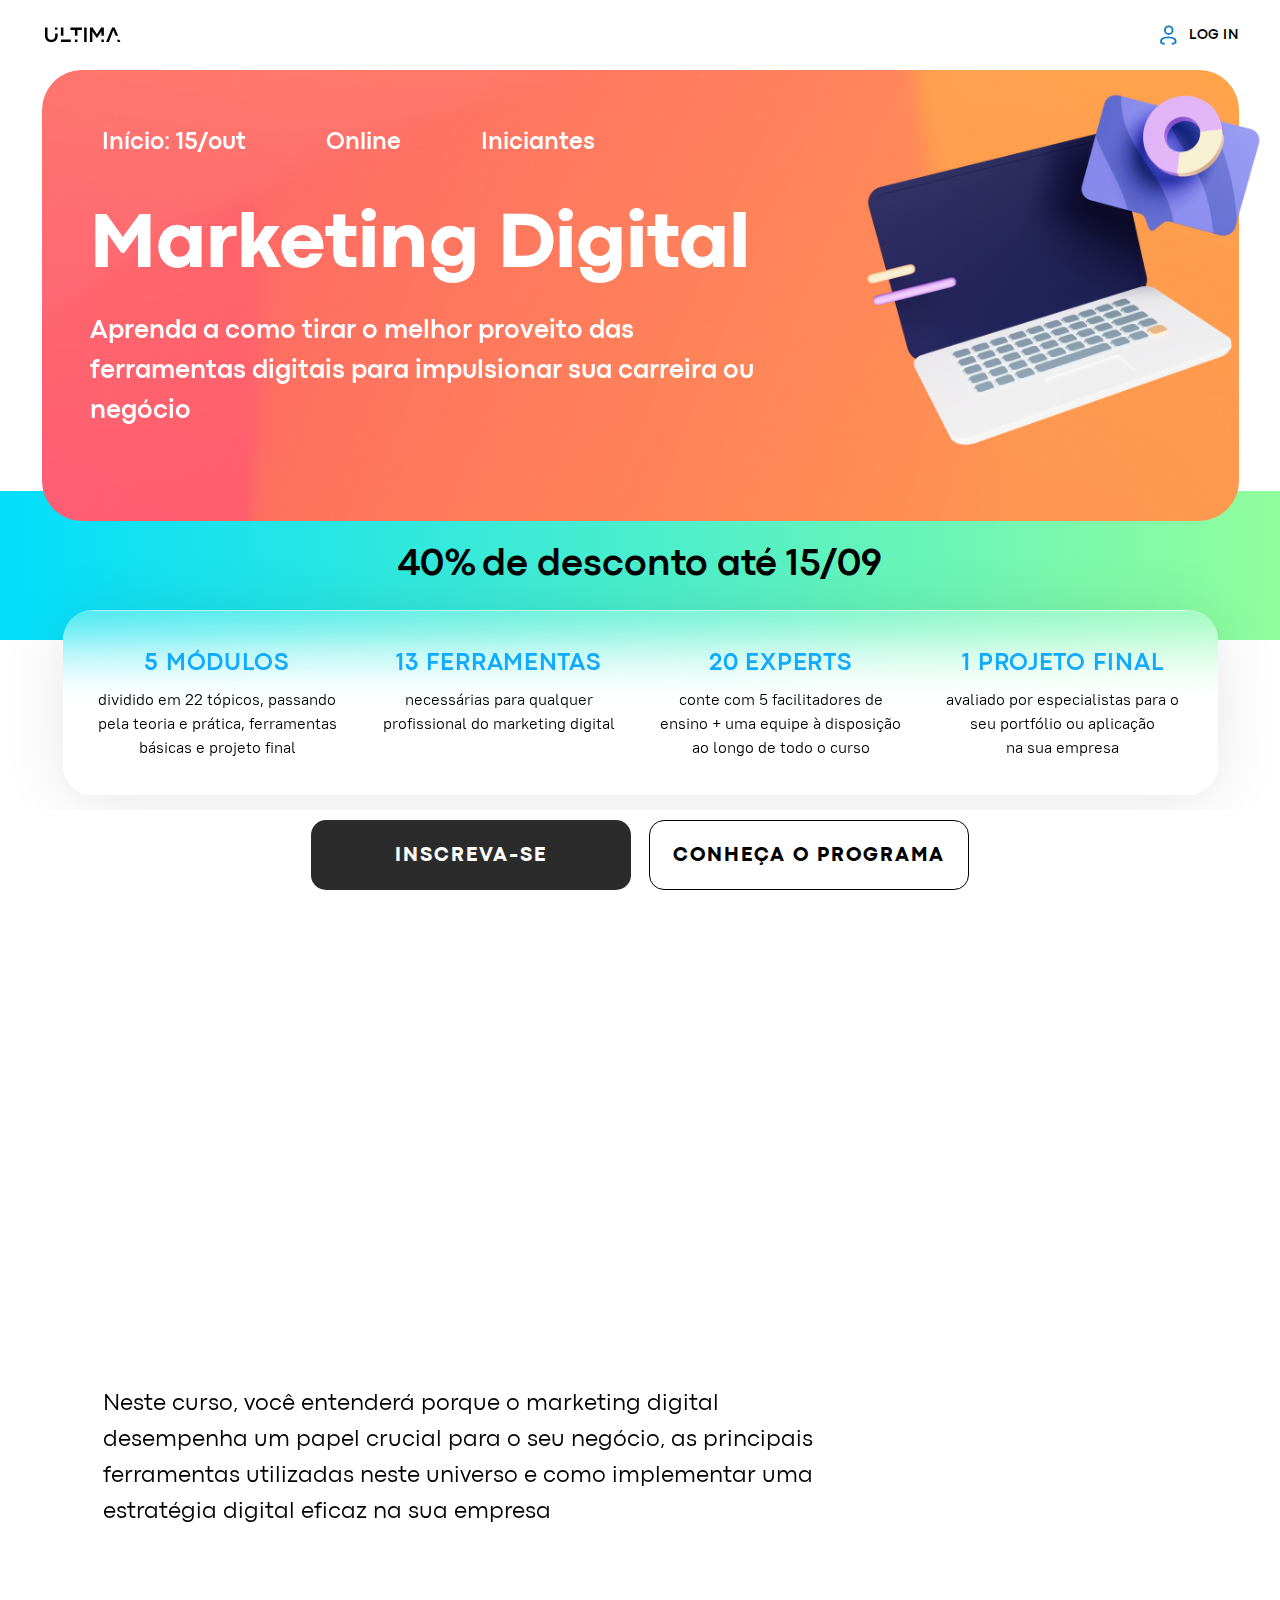
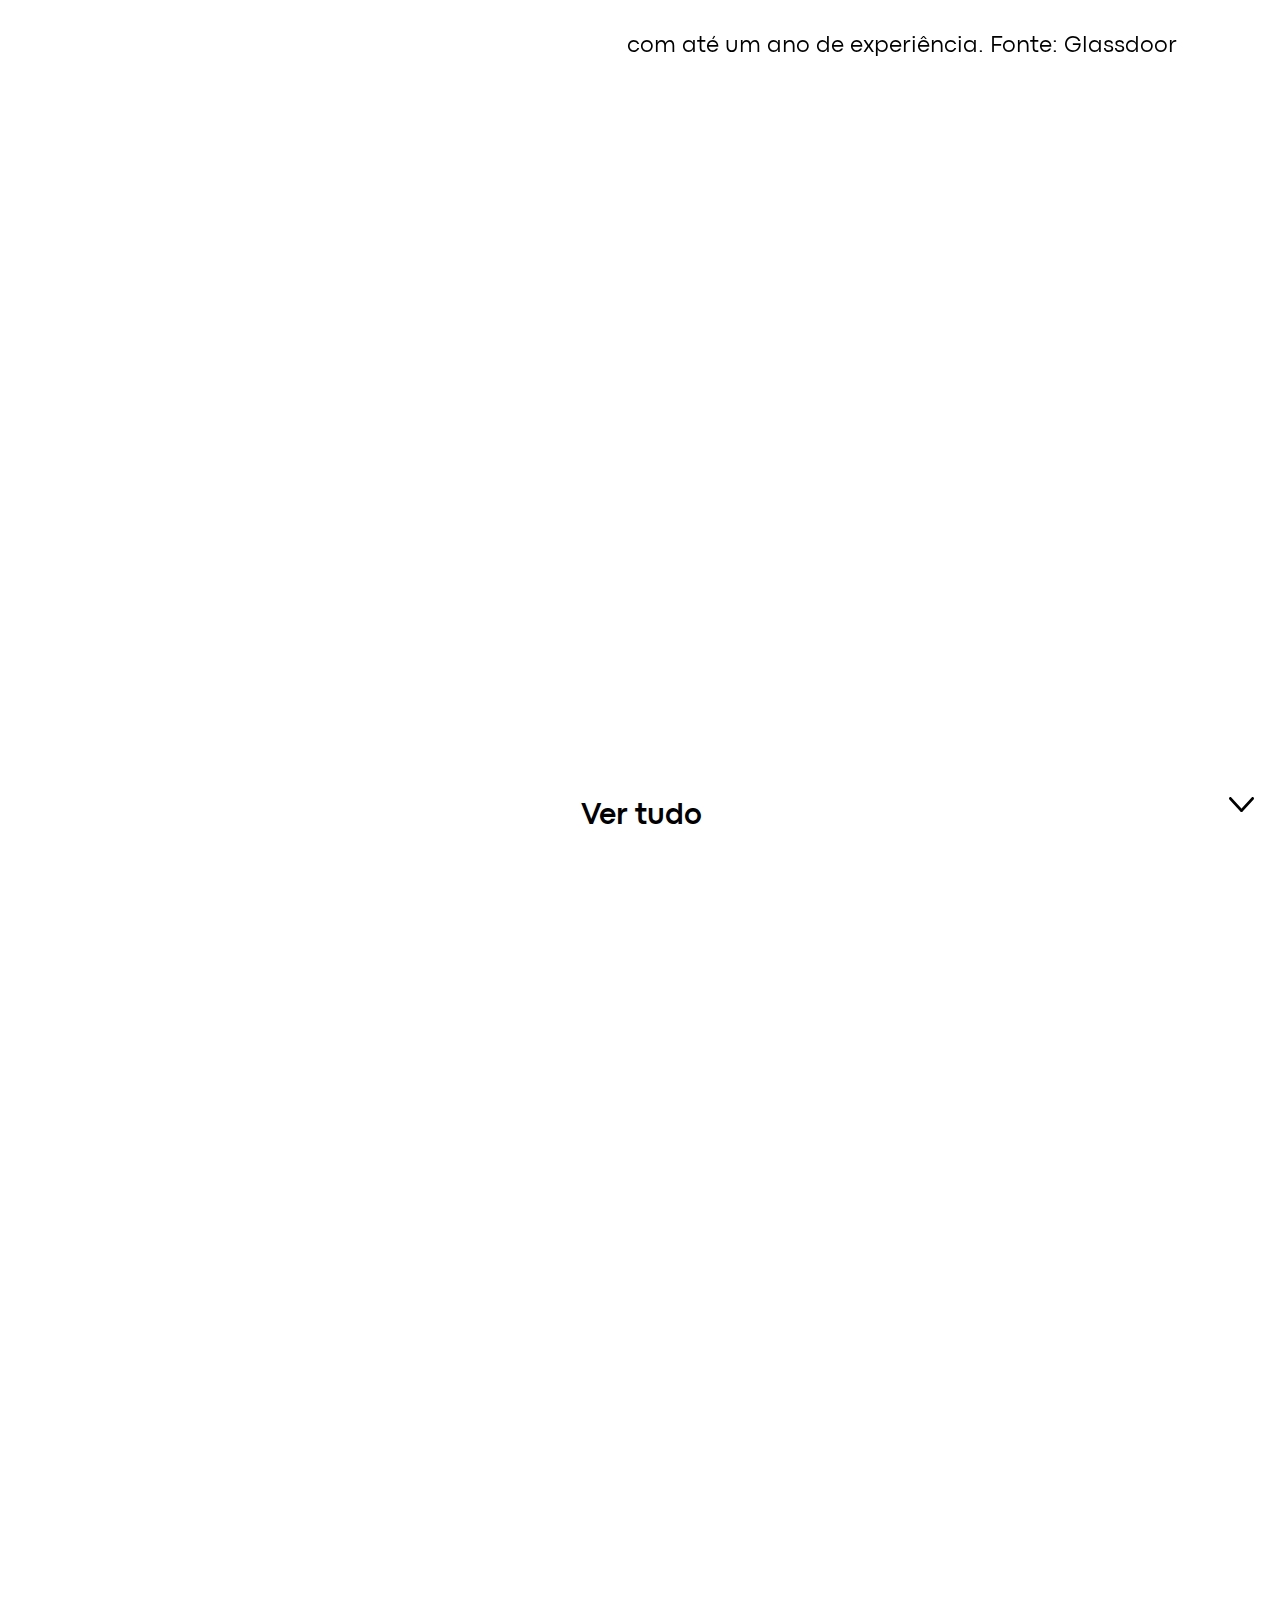
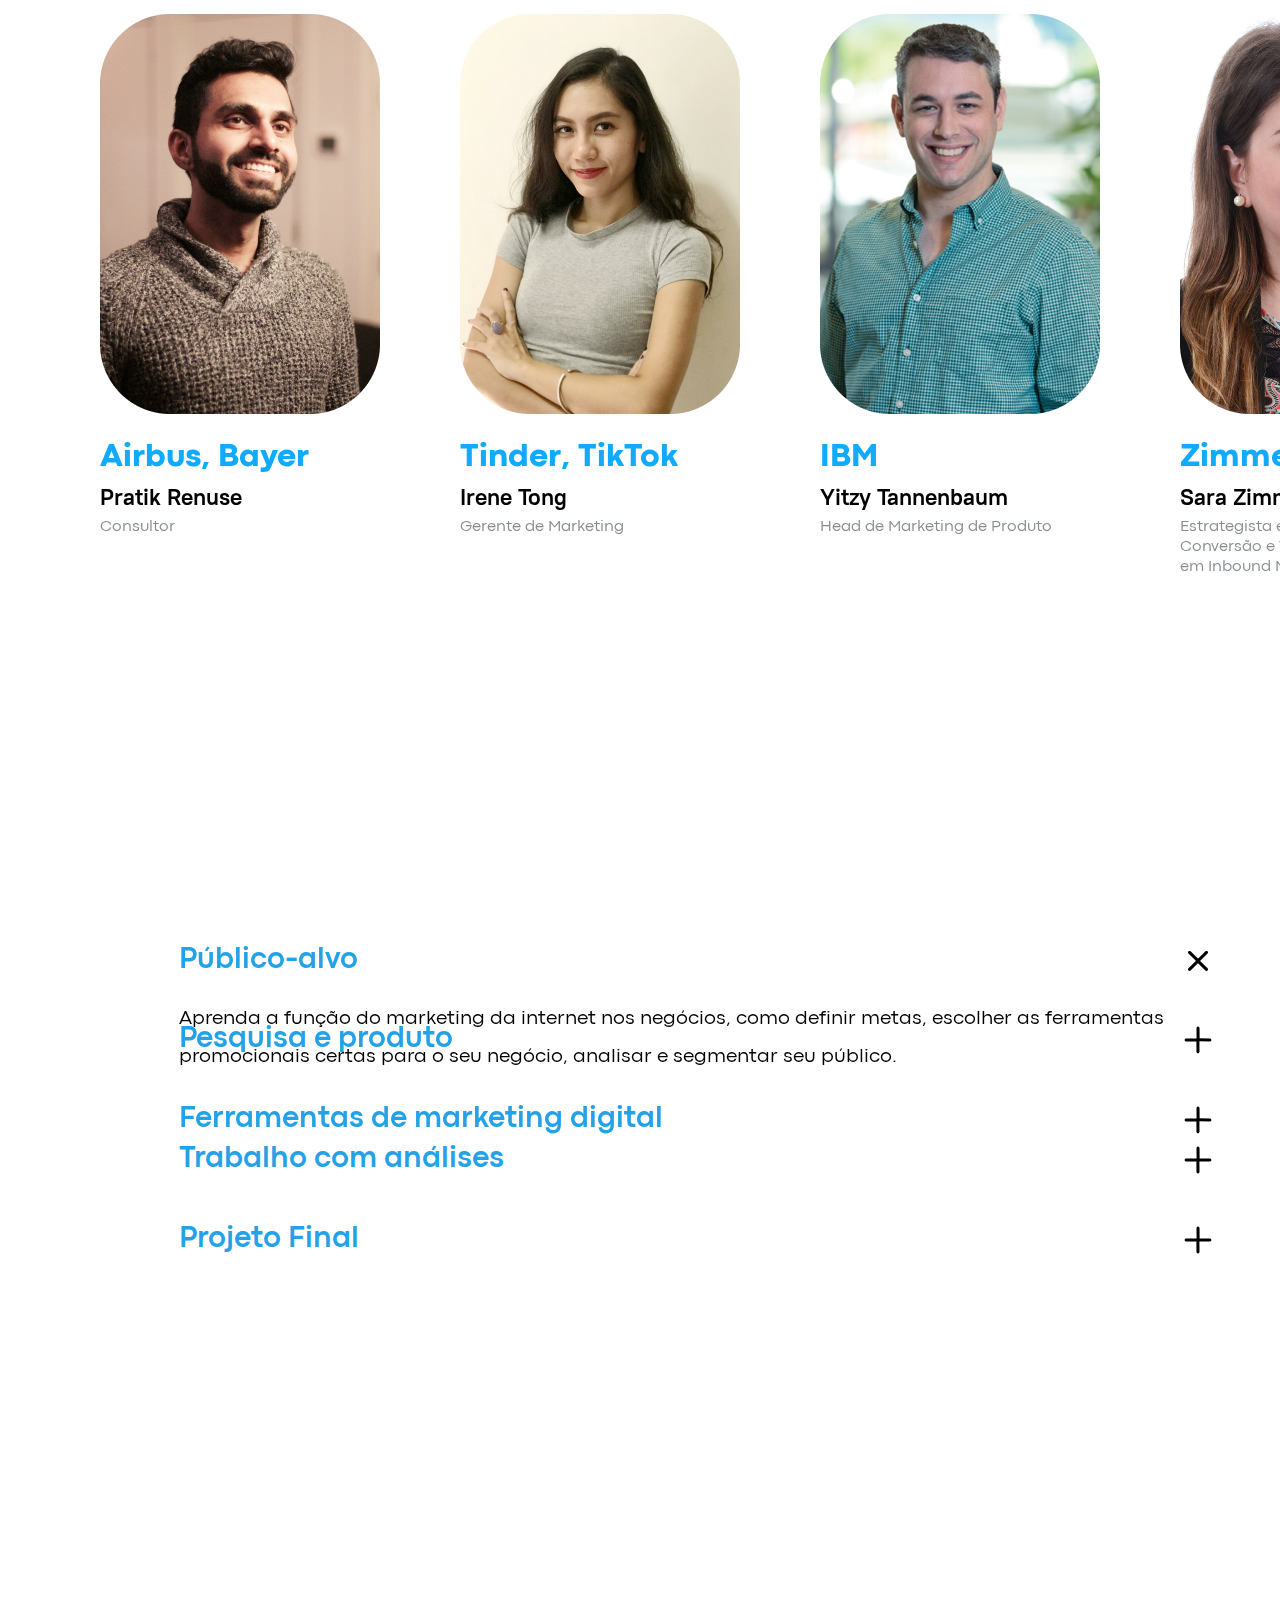
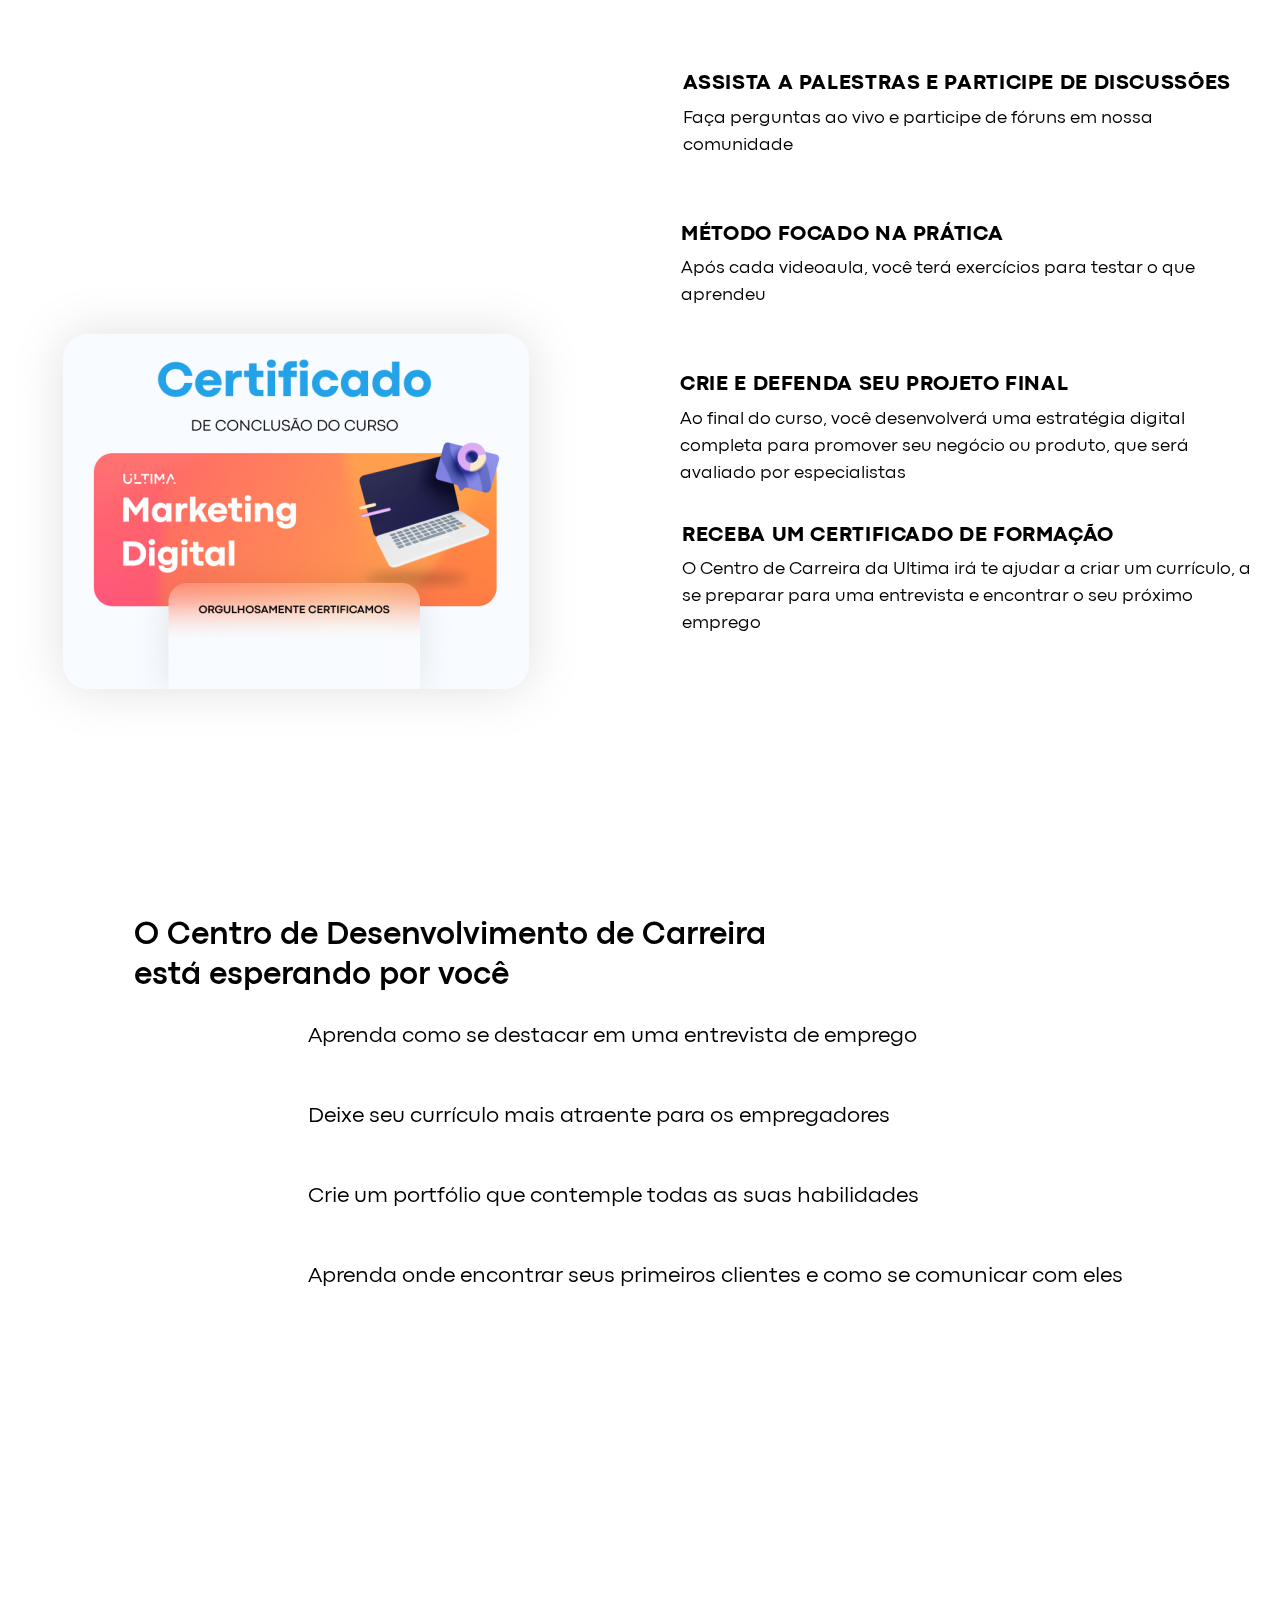
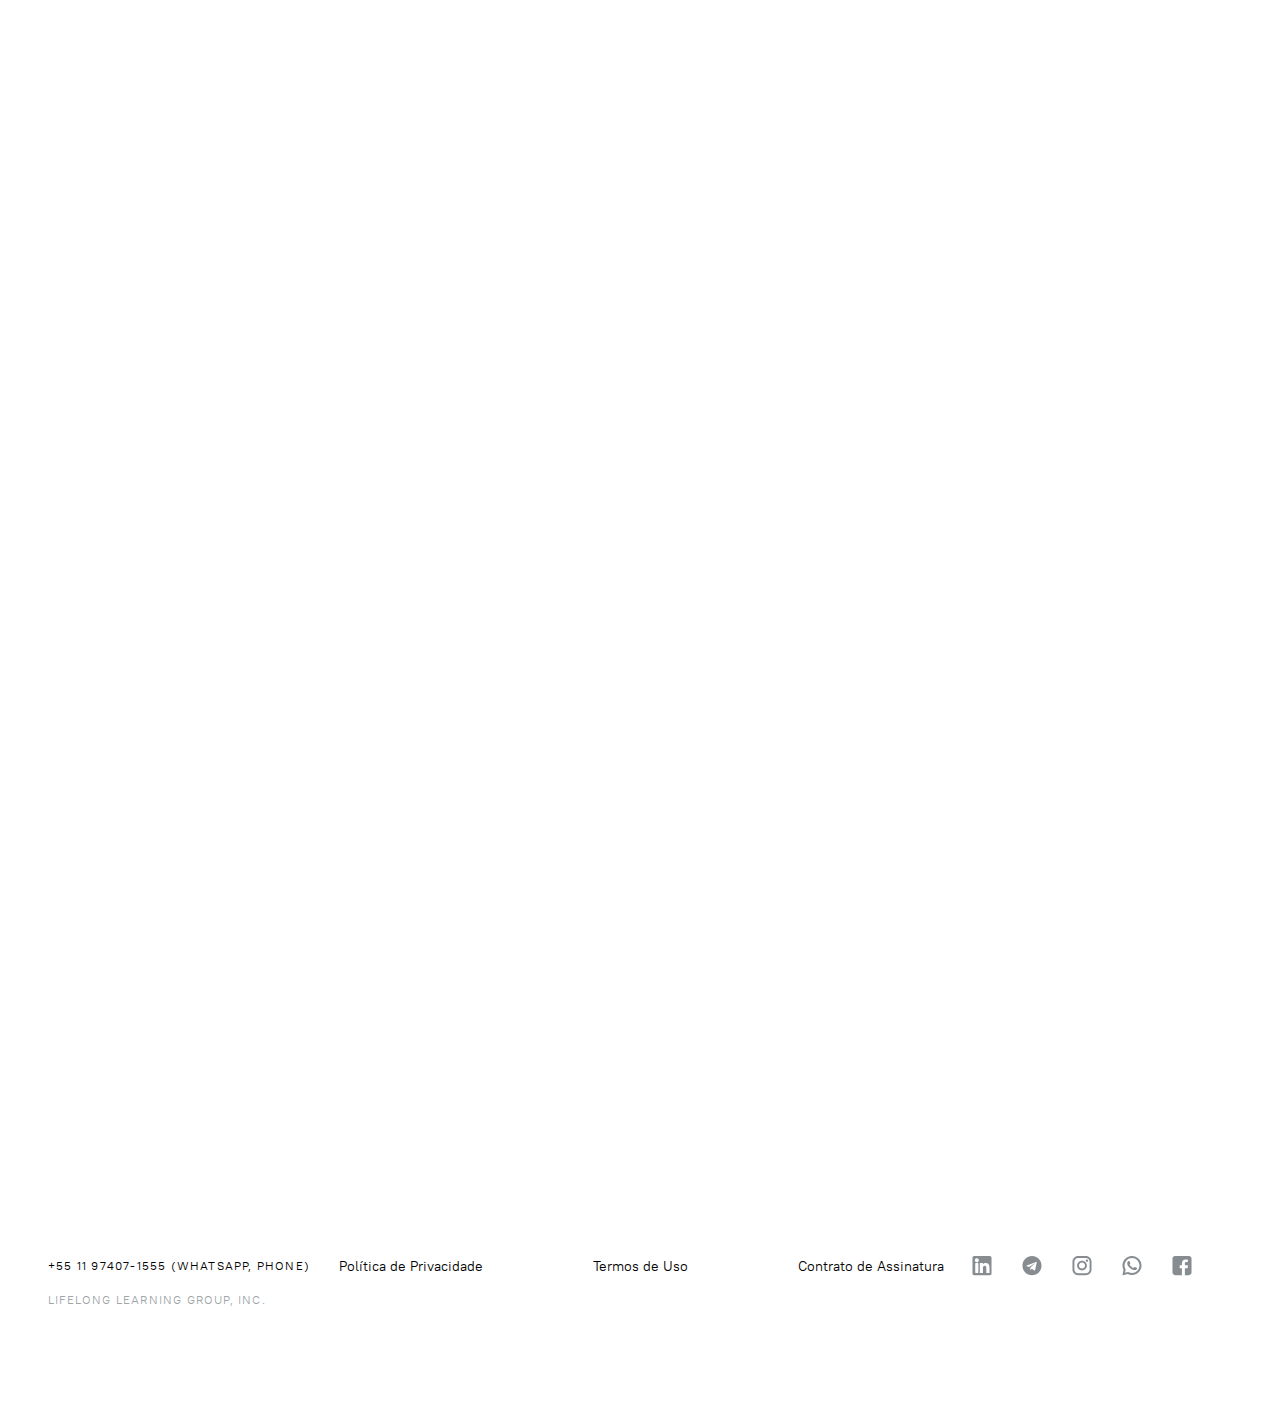
<file: index.html>
<!DOCTYPE html>
<html lang="en">
<head>
    <meta charset="UTF-8">
    <meta name="viewport" content="width=device-width, initial-scale=1">
    <title>Marketing Digital | Ultima School</title>

    <link rel="stylesheet" href="https://unpkg.com/swiper/swiper-bundle.min.css" />
    <link rel="shortcut icon" href="img/favicon.png">
    <link href="https://unpkg.com/aos@2.3.1/dist/aos.css" rel="stylesheet">

    <link rel="stylesheet" href="css/style.min.css">
</head>
<body>
<header class="header">
    <div class="header__container">
        <div class="header__wrapper">
            <div class="header__bocks">
                <div class="header__logo">
                    <a href="https://ultima.school"  >
                        <img class="header__logo-img" src="img/ULTIMA.svg" alt="logo">
                    </a>
                </div>
                <div class="header__login-block">
                    <a target="_blank" href="https://edu.ultima.school/lgn/">
                        <div class="header__login-icon">
                            <svg  viewBox="0 0 25 25" fill="none" xmlns="http://www.w3.org/2000/svg">
                                <path d="M12.2402 11.5C14.4494 11.5 16.2402 9.70914 16.2402 7.5C16.2402 5.29086 14.4494 3.5 12.2402 3.5C10.0311 3.5 8.24023 5.29086 8.24023 7.5C8.24023 9.70914 10.0311 11.5 12.2402 11.5Z" stroke="#167FB9" stroke-width="2" stroke-linecap="round" stroke-linejoin="round"/>
                                <path d="M16.2722 21.6421C17.6602 21.3922 18.7606 21.0115 19.2722 20.4999C19.3441 19.853 19.2722 18.8332 19.2722 18.8332C19.2722 17.9492 18.8508 17.1013 18.1006 16.4762C15.7317 14.5021 7.81271 14.5021 5.44375 16.4762C4.69361 17.1013 4.27218 17.9492 4.27218 18.8332C4.27218 18.8332 4.2003 19.853 4.27218 20.4999C4.78375 21.0115 5.88416 21.3922 7.27218 21.6421" stroke="#167FB9" stroke-width="2" stroke-linecap="round" stroke-linejoin="round"/>
                            </svg>
                        </div>
                        <div class="header__login-text">
                            Log In
                        </div>
                    </a>
                </div>
            </div>
        </div>
    </div>
</header>
<div class="top-color">
    <div class="top-color__container" >
        <div class="top-color__wrapper" data-aos="zoom-in-up"  data-aos-duration="1000">
            <div class="top-color__image" data-aos="fade-left">
                <img class="top-color__img" src="img/computer-main.png" alt="img">
            </div>
            <div class="top-color__image top-color__image-adapt" data-aos="fade-left">
                <img class="top-color__img" src="img/computer-main2.png" alt="img">
            </div>
            <div class="top-color__menu">
                <div class="top-color__menu-point" data-aos="zoom-in">Início: 15/out
                </div>
                <div class="top-color__menu-point" data-aos="zoom-in">Online</div>
                <div class="top-color__menu-point" data-aos="zoom-in">Iniciantes</div>
            </div>
            <div class="top-color__title " data-aos="fade-up">
                Marketing Digital
            </div>
            <div class="top-color__text" data-aos="fade-down">
                Aprenda a como tirar o melhor proveito das ferramentas digitais para <br> impulsionar sua carreira <br> ou negócio
            </div>
        </div>
    </div>
    <div class="long-color" data-aos="fade-right" data-aos-duration="1000">
        <div class="long-color__text" >
            <span> 40%&nbsp</span> de desconto até 15/09
        </div>
    </div>
    <div class="under-points" >
        <div class="container">
            <div class="under-points__wrapper" data-aos="slide-up"  data-aos-duration="1000">
                <div class="under-points__blocks">
                    <div class="under-points__block">
                        <div class="under-points__title">
                            5 módulos
                        </div>
                        <div class="under-points__text">
                            dividido em 22 tópicos, passando <br> pela teoria e prática, ferramentas <br> básicas e projeto final
                        </div>
                    </div>
                    <div class="under-points__block">
                        <div class="under-points__title">
                            13 ferramentas
                        </div>
                        <div class="under-points__text">
                            necessárias para qualquer <br> profissional do marketing digital
                        </div>
                    </div>
                    <div class="under-points__block">
                        <div class="under-points__title">
                            20 experts
                        </div>
                        <div class="under-points__text">
                            conte com 5 facilitadores de <br> ensino + uma equipe à disposição <br> ao longo de todo o curso
                        </div>
                    </div>
                    <div class="under-points__block">
                        <div class="under-points__title">
                            1 projeto final
                        </div>
                        <div class="under-points__text">
                            avaliado por especialistas para o <br> seu portfólio ou aplicação <br>
                            na sua empresa
                        </div>
                    </div>
                </div>
            </div>
        </div>
    </div>
</div>
<div class="boost-sales">
    <div class="container">
        <div class="boost-sales__wrapper">
            <div class="boost-sales__title" data-aos="fade-down" data-aos-duration="1000">
<!--                data-aos="fade-left"-->
                Impulsione as vendas da sua
                empresa com o
                <span>marketing digital</span>
            </div>
            <div class="boost-sales__text" data-aos="slide-up" data-aos-duration="1000">
                Neste curso, você entenderá porque o marketing digital desempenha um papel crucial para o seu negócio, as principais ferramentas utilizadas neste universo e como implementar uma estratégia digital eficaz na sua empresa
            </div>
            <div class="boost-sales__numbers-title" data-aos="fade-down" data-aos-duration="1000">
                Salário de um especialista <br class="br-long-text-mob"> de marketing <span>&nbspR$ 13 000</span>
            </div>
            <div class="boost-sales__right-text" data-aos="slide-up" data-aos-duration="1000">
                com até um ano de experiência. Fonte: Glassdoor
                <!--                <br>-->
<!--                ano de experiência, de acordo com glassdoor.com-->
            </div>
        </div>
    </div>
</div>
<div class="course-for">
    <div class="container">
        <div class="course-for__wrapper">
            <div class="course-for__blocks">
                <div class="course-for__info" data-aos="fade-right" data-aos-duration="1000">
                    <div class="course-for__title">
                        Você vai aprender a:
                    </div>
                    <div class="course-for__title-subtitle" data-aos="fade-right" data-aos-duration="1000">
                        Profissional <br>
                        de Marketing Digital
                    </div>
                </div>
                <div class="course-for__detail">
                    <div class="course-for__detail-block">
                        <div class="course-for__detail-icon-block course-for__icon-CJM" data-aos="fade-right" data-aos-duration="1000">
                            <!--                            <img src="img/CJM.png" alt="img">-->
                            <svg  viewBox="0 0 50 19" fill="none" xmlns="http://www.w3.org/2000/svg">
                                <path d="M9.88965 18.3936C8.21387 18.3936 6.66927 17.9915 5.25586 17.1875C3.84245 16.375 2.72103 15.2747 1.8916 13.8867C1.07064 12.4987 0.660156 10.9837 0.660156 9.3418C0.660156 7.69141 1.07064 6.17643 1.8916 4.79688C2.72103 3.40885 3.84245 2.31283 5.25586 1.50879C6.66927 0.704753 8.21387 0.302734 9.88965 0.302734C11.1676 0.302734 12.416 0.565104 13.6348 1.08984C14.8535 1.60612 15.8988 2.41016 16.7705 3.50195C17.6423 4.58529 18.1966 5.92253 18.4336 7.51367H14.333C14.0452 6.30339 13.4993 5.41471 12.6953 4.84766C11.8913 4.27214 10.918 3.98438 9.77539 3.98438C8.83594 3.98438 7.97689 4.20443 7.19824 4.64453C6.42806 5.07617 5.81445 5.69824 5.35742 6.51074C4.90885 7.32324 4.68457 8.27116 4.68457 9.35449C4.68457 10.4632 4.90885 11.4238 5.35742 12.2363C5.81445 13.0404 6.42806 13.654 7.19824 14.0771C7.97689 14.5003 8.83594 14.7119 9.77539 14.7119C10.9095 14.7119 11.8786 14.4284 12.6826 13.8613C13.4867 13.2858 14.0326 12.3971 14.3203 11.1953H18.4336C18.1966 12.7865 17.6423 14.1237 16.7705 15.207C15.9072 16.2904 14.8662 17.0944 13.6475 17.6191C12.4287 18.1354 11.1761 18.3936 9.88965 18.3936ZM21.8359 14.4199C22.5723 14.4199 23.1562 14.1956 23.5879 13.7471C24.028 13.2985 24.248 12.6807 24.248 11.8936V0.734375H28.2471V12.1348C28.2471 13.3704 27.9678 14.4284 27.4092 15.3086C26.859 16.1888 26.0973 16.8574 25.124 17.3145C24.1507 17.7715 23.0462 18 21.8105 18H18.7891V14.4199H21.8359ZM31.4971 0.734375H35.0391L40.4092 8.16113V8.14844L45.8555 0.734375H49.3594V18H45.3477V7.14551L40.917 13.3535H39.9014L35.5215 7.10742V18H31.4971V0.734375Z" fill="#FF8C33"/>
                            </svg>

                        </div>
                        <div class="course-for__det-visible answer__item active" data-aos="fade-down" data-aos-duration="1000">
                            <div class="course-for__det-top ">
                                <div class="course-for__detail-title" >
                                    Identificar o seu público-alvo <br class="br-adapt"> e preparar o mapa da jornada <br class="br-adapt"> do cliente
                                </div>
                                <div class="course-for__open-block">
                                    <svg viewBox="0 0 20 20" fill="none" xmlns="http://www.w3.org/2000/svg">
                                        <path d="M19.5537 19.56C20.1487 18.9734 20.1487 18.0222 19.5537 17.4356L10.9344 8.93778C10.3393 8.35113 9.37459 8.35113 8.77956 8.93778C8.18452 9.52443 8.18452 10.4756 8.77955 11.0622L17.3988 19.56C17.9939 20.1467 18.9586 20.1467 19.5537 19.56Z"
                                        />
                                        <path d="M8.77955 11.0622C8.18452 10.4756 8.18452 9.52443 8.77956 8.93778L17.3988 0.439987C17.9939 -0.146663 18.9586 -0.146662 19.5537 0.439987C20.1487 1.02664 20.1487 1.97778 19.5537 2.56443L10.9344 11.0622C10.3393 11.6489 9.37459 11.6489 8.77955 11.0622Z"
                                        />
                                        <path d="M0.446278 19.56C-0.148759 18.9734 -0.14876 18.0222 0.446278 17.4356L9.06557 8.93778C9.66061 8.35113 10.6254 8.35113 11.2204 8.93778C11.8154 9.52443 11.8154 10.4756 11.2204 11.0622L2.6011 19.56C2.00606 20.1467 1.04132 20.1467 0.446278 19.56Z"
                                        />
                                        <path d="M11.2204 11.0622C11.8154 10.4756 11.8154 9.52443 11.2204 8.93778L2.60111 0.439987C2.00607 -0.146663 1.04132 -0.146662 0.446287 0.439987C-0.148751 1.02664 -0.148751 1.97778 0.446286 2.56443L9.06558 11.0622C9.66061 11.6489 10.6254 11.6489 11.2204 11.0622Z"
                                        />
                                    </svg>
                                </div>
                            </div>
                            <div class="course-for__det-hidden" style="display: block">
<!--                                <div class="course-for__subtitle">-->
<!--                                    Mapa da jornada do cliente-->
<!--                                </div>-->
                                <div class="course-for__detail-text">
                                    Reflita a jornada do usuário até o produto, identifique problemas no processo e sugira como aumentar as vendas e a fidelidade do seu cliente.
                                </div>
                                <div class="course-for__detail-icon-block course-for__icon-CJM course-for__detail-icon-block-mobile">
                                    <svg  viewBox="0 0 50 19" fill="none" xmlns="http://www.w3.org/2000/svg">
                                        <path d="M9.88965 18.3936C8.21387 18.3936 6.66927 17.9915 5.25586 17.1875C3.84245 16.375 2.72103 15.2747 1.8916 13.8867C1.07064 12.4987 0.660156 10.9837 0.660156 9.3418C0.660156 7.69141 1.07064 6.17643 1.8916 4.79688C2.72103 3.40885 3.84245 2.31283 5.25586 1.50879C6.66927 0.704753 8.21387 0.302734 9.88965 0.302734C11.1676 0.302734 12.416 0.565104 13.6348 1.08984C14.8535 1.60612 15.8988 2.41016 16.7705 3.50195C17.6423 4.58529 18.1966 5.92253 18.4336 7.51367H14.333C14.0452 6.30339 13.4993 5.41471 12.6953 4.84766C11.8913 4.27214 10.918 3.98438 9.77539 3.98438C8.83594 3.98438 7.97689 4.20443 7.19824 4.64453C6.42806 5.07617 5.81445 5.69824 5.35742 6.51074C4.90885 7.32324 4.68457 8.27116 4.68457 9.35449C4.68457 10.4632 4.90885 11.4238 5.35742 12.2363C5.81445 13.0404 6.42806 13.654 7.19824 14.0771C7.97689 14.5003 8.83594 14.7119 9.77539 14.7119C10.9095 14.7119 11.8786 14.4284 12.6826 13.8613C13.4867 13.2858 14.0326 12.3971 14.3203 11.1953H18.4336C18.1966 12.7865 17.6423 14.1237 16.7705 15.207C15.9072 16.2904 14.8662 17.0944 13.6475 17.6191C12.4287 18.1354 11.1761 18.3936 9.88965 18.3936ZM21.8359 14.4199C22.5723 14.4199 23.1562 14.1956 23.5879 13.7471C24.028 13.2985 24.248 12.6807 24.248 11.8936V0.734375H28.2471V12.1348C28.2471 13.3704 27.9678 14.4284 27.4092 15.3086C26.859 16.1888 26.0973 16.8574 25.124 17.3145C24.1507 17.7715 23.0462 18 21.8105 18H18.7891V14.4199H21.8359ZM31.4971 0.734375H35.0391L40.4092 8.16113V8.14844L45.8555 0.734375H49.3594V18H45.3477V7.14551L40.917 13.3535H39.9014L35.5215 7.10742V18H31.4971V0.734375Z" fill="#FF8C33"/>
                                    </svg>
                                </div>
                            </div>
                        </div>
                    </div>
                    <div class="course-for__detail-block">
                        <div class="course-for__detail-icon-block course-for__icon-google-analytics" data-aos="fade-right" data-aos-duration="1000">
                            <svg  viewBox="0 0 31 34" fill="none" xmlns="http://www.w3.org/2000/svg">
                                <g clip-path="url(#clip0)">
                                    <path d="M30.6479 29.6821C30.651 30.2797 30.5271 30.8711 30.2843 31.4171C30.0415 31.9632 29.6855 32.4514 29.2398 32.8494C28.794 33.2474 28.2688 33.5462 27.6988 33.7258C27.1289 33.9055 26.5273 33.962 25.9339 33.8915C23.7737 33.5719 22.1908 31.6922 22.2435 29.5091V4.41102C22.1913 2.22568 23.7781 0.344909 25.9411 0.0287328C26.5339 -0.0406745 27.1348 0.0165813 27.7038 0.196713C28.2729 0.376845 28.7973 0.675748 29.2422 1.07365C29.6871 1.47155 30.0425 1.95939 30.2849 2.50489C30.5272 3.05039 30.6509 3.64113 30.6479 4.23803V29.6821Z" fill="#F9AB00"/>
                                    <path d="M4.20223 25.5231C6.52309 25.5231 8.40447 27.4046 8.40447 29.7253C8.40447 32.0462 6.52309 33.9276 4.20223 33.9276C1.88137 33.9276 0 32.0462 0 29.7255C0 27.4046 1.88137 25.5231 4.20223 25.5231ZM15.2592 12.7866C12.9274 12.9145 11.1181 14.8705 11.1724 17.2052V28.4928C11.1724 31.5562 12.5203 33.4159 14.4951 33.8123C15.1074 33.9364 15.7396 33.9227 16.3459 33.7721C16.9522 33.6215 17.5174 33.3379 18.0005 32.9418C18.4836 32.5456 18.8724 32.047 19.1388 31.4819C19.4053 30.9168 19.5426 30.2995 19.5408 29.6748V17.0107C19.5418 16.4508 19.4313 15.8964 19.2158 15.3796C19.0003 14.8629 18.684 14.3943 18.2854 14.0011C17.8869 13.608 17.414 13.2981 16.8944 13.0896C16.3749 12.8811 15.819 12.7781 15.2592 12.7868V12.7866Z" fill="#E37400"/>
                                </g>
                                <defs>
                                    <clipPath id="clip0">
                                        <rect width="30.6479" height="34" fill="white"/>
                                    </clipPath>
                                </defs>
                            </svg>

                        </div>
                        <div class="course-for__det-visible answer__item " data-aos="fade-down" data-aos-duration="1000">
                            <div class="course-for__det-top" >
                                <div class="course-for__detail-title" >
                                    Calcular a economia da <br class="br-adapt"> unidade e as principais metas<br class="br-adapt"> de promoção
                                </div>
                                <div class="course-for__open-block">
                                    <svg viewBox="0 0 20 20" fill="none" xmlns="http://www.w3.org/2000/svg">
                                        <path d="M19.5537 19.56C20.1487 18.9734 20.1487 18.0222 19.5537 17.4356L10.9344 8.93778C10.3393 8.35113 9.37459 8.35113 8.77956 8.93778C8.18452 9.52443 8.18452 10.4756 8.77955 11.0622L17.3988 19.56C17.9939 20.1467 18.9586 20.1467 19.5537 19.56Z"
                                        />
                                        <path d="M8.77955 11.0622C8.18452 10.4756 8.18452 9.52443 8.77956 8.93778L17.3988 0.439987C17.9939 -0.146663 18.9586 -0.146662 19.5537 0.439987C20.1487 1.02664 20.1487 1.97778 19.5537 2.56443L10.9344 11.0622C10.3393 11.6489 9.37459 11.6489 8.77955 11.0622Z"
                                        />
                                        <path d="M0.446278 19.56C-0.148759 18.9734 -0.14876 18.0222 0.446278 17.4356L9.06557 8.93778C9.66061 8.35113 10.6254 8.35113 11.2204 8.93778C11.8154 9.52443 11.8154 10.4756 11.2204 11.0622L2.6011 19.56C2.00606 20.1467 1.04132 20.1467 0.446278 19.56Z"
                                        />
                                        <path d="M11.2204 11.0622C11.8154 10.4756 11.8154 9.52443 11.2204 8.93778L2.60111 0.439987C2.00607 -0.146663 1.04132 -0.146662 0.446287 0.439987C-0.148751 1.02664 -0.148751 1.97778 0.446286 2.56443L9.06558 11.0622C9.66061 11.6489 10.6254 11.6489 11.2204 11.0622Z"
                                        />
                                    </svg>
                                </div>
                            </div>
                            <div class="course-for__det-hidden " style="display: none">

                                <div class="course-for__detail-text">
                                    Usaremos o
                                    <span class="course-for__subtitle">Google Analytics</span>
                                    para analisar o comportamento do usuário em sites e aplicativos. Graças ao serviço, você pode entender como usuários encontram sites ou aplicativos móveis e como interagem com eles.
                                </div>

                                <div class="course-for__detail-text course-for__detail-text-paragraph">
                                    Também conheceremos a
                                    <span class="course-for__subtitle">
                                    otimização de mecanismos de pesquisa (SEO)
                                </span>
                                    , um conjunto de medidas para elevar a posição do site nos resultados dos mecanismos de pesquisa (Google) para determinadas consultas do usuário.
                                </div>
                                <div class="course-for__detail-icon-block course-for__detail-icon-block-mobile">
                                    <svg  viewBox="0 0 31 34" fill="none" xmlns="http://www.w3.org/2000/svg">
                                        <g clip-path="url(#clip0)">
                                            <path d="M30.6479 29.6821C30.651 30.2797 30.5271 30.8711 30.2843 31.4171C30.0415 31.9632 29.6855 32.4514 29.2398 32.8494C28.794 33.2474 28.2688 33.5462 27.6988 33.7258C27.1289 33.9055 26.5273 33.962 25.9339 33.8915C23.7737 33.5719 22.1908 31.6922 22.2435 29.5091V4.41102C22.1913 2.22568 23.7781 0.344909 25.9411 0.0287328C26.5339 -0.0406745 27.1348 0.0165813 27.7038 0.196713C28.2729 0.376845 28.7973 0.675748 29.2422 1.07365C29.6871 1.47155 30.0425 1.95939 30.2849 2.50489C30.5272 3.05039 30.6509 3.64113 30.6479 4.23803V29.6821Z" fill="#F9AB00"/>
                                            <path d="M4.20223 25.5231C6.52309 25.5231 8.40447 27.4046 8.40447 29.7253C8.40447 32.0462 6.52309 33.9276 4.20223 33.9276C1.88137 33.9276 0 32.0462 0 29.7255C0 27.4046 1.88137 25.5231 4.20223 25.5231ZM15.2592 12.7866C12.9274 12.9145 11.1181 14.8705 11.1724 17.2052V28.4928C11.1724 31.5562 12.5203 33.4159 14.4951 33.8123C15.1074 33.9364 15.7396 33.9227 16.3459 33.7721C16.9522 33.6215 17.5174 33.3379 18.0005 32.9418C18.4836 32.5456 18.8724 32.047 19.1388 31.4819C19.4053 30.9168 19.5426 30.2995 19.5408 29.6748V17.0107C19.5418 16.4508 19.4313 15.8964 19.2158 15.3796C19.0003 14.8629 18.684 14.3943 18.2854 14.0011C17.8869 13.608 17.414 13.2981 16.8944 13.0896C16.3749 12.8811 15.819 12.7781 15.2592 12.7868V12.7866Z" fill="#E37400"/>
                                        </g>
                                        <defs>
                                            <clipPath id="clip0">
                                                <rect width="30.6479" height="34" fill="white"/>
                                            </clipPath>
                                        </defs>
                                    </svg>
                                </div>
                            </div>
                        </div>
                    </div>
                    <div class="course-for__detail-block">
                        <div class="course-for__detail-icon-block course-for__icon-google-gmail" data-aos="fade-right" data-aos-duration="1000">
                            <!--                            <svg  viewBox="0 0 44 33" fill="none" xmlns="http://www.w3.org/2000/svg">-->
                            <!--                                <g clip-path="url(#clip0)">-->
                            <!--                                    <path d="M9.94822 32.8376V15.9255L4.70327 11.1272L0 8.46441V29.853C0 31.5044 1.33795 32.8376 2.98453 32.8376H9.94822Z" fill="#4285F4"/>-->
                            <!--                                    <path d="M33.8242 32.8376H40.7879C42.4394 32.8376 43.7724 31.4994 43.7724 29.853V8.46458L38.4452 11.5144L33.8242 15.9255V32.8376Z" fill="#34A853"/>-->
                            <!--                                    <path d="M9.94806 15.9255L9.23438 9.31745L9.94806 2.99291L21.8859 11.9463L33.8236 2.99291L34.6221 8.976L33.8236 15.9255L21.8859 24.8789L9.94806 15.9255Z" fill="#EA4335"/>-->
                            <!--                                    <path d="M33.8242 2.99292V15.9255L43.7724 8.46442V4.4851C43.7724 0.7944 39.5594 -1.30956 36.6099 0.90383L33.8242 2.99292Z" fill="#FBBC04"/>-->
                            <!--                                    <path d="M0 8.46429L4.57537 11.896L9.94822 15.9254V2.99279L7.16254 0.9037C4.20793 -1.30987 0 0.79427 0 4.4848V8.46412V8.46429Z" fill="#C5221F"/>-->
                            <!--                                </g>-->
                            <!--                                <defs>-->
                            <!--                                    <clipPath id="clip0">-->
                            <!--                                        <rect width="43.772" height="33" fill="white"/>-->
                            <!--                                    </clipPath>-->
                            <!--                                </defs>-->
                            <!--                            </svg>-->
                            <img src="img/logos_google-gmail.svg" alt="img">
                        </div>
                        <div class="course-for__det-visible answer__item" data-aos="fade-down" data-aos-duration="1000">
                            <div class="course-for__det-top" >
                                <div class="course-for__detail-title" >
                                    Desenvolver uma estratégia <br class="br-adapt"> digital para
                                    promoção de <br class="br-adapt"> negócios
                                </div>
                                <div class="course-for__open-block">
                                    <svg viewBox="0 0 20 20" fill="none" xmlns="http://www.w3.org/2000/svg">
                                        <path d="M19.5537 19.56C20.1487 18.9734 20.1487 18.0222 19.5537 17.4356L10.9344 8.93778C10.3393 8.35113 9.37459 8.35113 8.77956 8.93778C8.18452 9.52443 8.18452 10.4756 8.77955 11.0622L17.3988 19.56C17.9939 20.1467 18.9586 20.1467 19.5537 19.56Z"
                                        />
                                        <path d="M8.77955 11.0622C8.18452 10.4756 8.18452 9.52443 8.77956 8.93778L17.3988 0.439987C17.9939 -0.146663 18.9586 -0.146662 19.5537 0.439987C20.1487 1.02664 20.1487 1.97778 19.5537 2.56443L10.9344 11.0622C10.3393 11.6489 9.37459 11.6489 8.77955 11.0622Z"
                                        />
                                        <path d="M0.446278 19.56C-0.148759 18.9734 -0.14876 18.0222 0.446278 17.4356L9.06557 8.93778C9.66061 8.35113 10.6254 8.35113 11.2204 8.93778C11.8154 9.52443 11.8154 10.4756 11.2204 11.0622L2.6011 19.56C2.00606 20.1467 1.04132 20.1467 0.446278 19.56Z"
                                        />
                                        <path d="M11.2204 11.0622C11.8154 10.4756 11.8154 9.52443 11.2204 8.93778L2.60111 0.439987C2.00607 -0.146663 1.04132 -0.146662 0.446287 0.439987C-0.148751 1.02664 -0.148751 1.97778 0.446286 2.56443L9.06558 11.0622C9.66061 11.6489 10.6254 11.6489 11.2204 11.0622Z"
                                        />
                                    </svg>
                                </div>
                            </div>
                            <div class="course-for__det-hidden">

                                <div class="course-for__detail-text">
                                    Usaremos a ferramenta de
                                    <span class="course-for__subtitle">email marketing</span>
                                    para informar ou vender produtos ou serviços enviando e-mails aos usuários
                                </div>

                                <div class="course-for__detail-icon-block course-for__detail-icon-block-mobile">
                                    <svg  viewBox="0 0 44 33" fill="none" xmlns="http://www.w3.org/2000/svg">
                                        <g clip-path="url(#clip0)">
                                            <path d="M9.94822 32.8376V15.9255L4.70327 11.1272L0 8.46441V29.853C0 31.5044 1.33795 32.8376 2.98453 32.8376H9.94822Z" fill="#4285F4"/>
                                            <path d="M33.8242 32.8376H40.7879C42.4394 32.8376 43.7724 31.4994 43.7724 29.853V8.46458L38.4452 11.5144L33.8242 15.9255V32.8376Z" fill="#34A853"/>
                                            <path d="M9.94806 15.9255L9.23438 9.31745L9.94806 2.99291L21.8859 11.9463L33.8236 2.99291L34.6221 8.976L33.8236 15.9255L21.8859 24.8789L9.94806 15.9255Z" fill="#EA4335"/>
                                            <path d="M33.8242 2.99292V15.9255L43.7724 8.46442V4.4851C43.7724 0.7944 39.5594 -1.30956 36.6099 0.90383L33.8242 2.99292Z" fill="#FBBC04"/>
                                            <path d="M0 8.46429L4.57537 11.896L9.94822 15.9254V2.99279L7.16254 0.9037C4.20793 -1.30987 0 0.79427 0 4.4848V8.46412V8.46429Z" fill="#C5221F"/>
                                        </g>
                                        <defs>
                                            <clipPath id="clip0">
                                                <rect width="43.772" height="33" fill="white"/>
                                            </clipPath>
                                        </defs>
                                    </svg>
                                </div>
                            </div>
                        </div>

                    </div>

                    <div class="course-for__detail-block">
                        <div class="course-for__detail-icon-block course-for__icon-ux" data-aos="fade-right" data-aos-duration="1000">
                            <svg  viewBox="0 0 35 19" fill="none" xmlns="http://www.w3.org/2000/svg">
                                <path d="M8.08984 18.3936C6.65951 18.3936 5.36458 18.1058 4.20508 17.5303C3.05404 16.9548 2.14844 16.1338 1.48828 15.0674C0.828125 14.001 0.498047 12.7568 0.498047 11.335V0.734375H4.50977V11.043C4.50977 11.7539 4.64941 12.3887 4.92871 12.9473C5.20801 13.5059 5.61426 13.946 6.14746 14.2676C6.68913 14.5892 7.33659 14.75 8.08984 14.75C8.82617 14.75 9.46094 14.5892 9.99414 14.2676C10.5358 13.946 10.9463 13.5059 11.2256 12.9473C11.5049 12.3887 11.6445 11.7539 11.6445 11.043V0.734375H15.6689V11.335C15.6689 12.6976 15.3558 13.9163 14.7295 14.9912C14.1032 16.0576 13.2145 16.8913 12.0635 17.4922C10.9209 18.0931 9.59635 18.3936 8.08984 18.3936ZM22.9814 8.93555L17.2939 0.734375H22.0166L25.4951 6.12988L28.9736 0.734375H33.6963L28.0088 8.93555L34.3311 18H29.5957L25.4951 11.7031L21.4072 18H16.6719L22.9814 8.93555Z" fill="#000AFE"/>
                            </svg>
                        </div>
                        <div class="course-for__det-visible answer__item" data-aos="fade-down" data-aos-duration="1000">
                            <div class="course-for__det-top" >
                                <div class="course-for__detail-title" >
                                    Como deixar a usabilidade do seu site ou conteúdo mais amigável
                                </div>
                                <div class="course-for__open-block">
                                    <svg viewBox="0 0 20 20" fill="none" xmlns="http://www.w3.org/2000/svg">
                                        <path d="M19.5537 19.56C20.1487 18.9734 20.1487 18.0222 19.5537 17.4356L10.9344 8.93778C10.3393 8.35113 9.37459 8.35113 8.77956 8.93778C8.18452 9.52443 8.18452 10.4756 8.77955 11.0622L17.3988 19.56C17.9939 20.1467 18.9586 20.1467 19.5537 19.56Z"
                                        />
                                        <path d="M8.77955 11.0622C8.18452 10.4756 8.18452 9.52443 8.77956 8.93778L17.3988 0.439987C17.9939 -0.146663 18.9586 -0.146662 19.5537 0.439987C20.1487 1.02664 20.1487 1.97778 19.5537 2.56443L10.9344 11.0622C10.3393 11.6489 9.37459 11.6489 8.77955 11.0622Z"
                                        />
                                        <path d="M0.446278 19.56C-0.148759 18.9734 -0.14876 18.0222 0.446278 17.4356L9.06557 8.93778C9.66061 8.35113 10.6254 8.35113 11.2204 8.93778C11.8154 9.52443 11.8154 10.4756 11.2204 11.0622L2.6011 19.56C2.00606 20.1467 1.04132 20.1467 0.446278 19.56Z"
                                        />
                                        <path d="M11.2204 11.0622C11.8154 10.4756 11.8154 9.52443 11.2204 8.93778L2.60111 0.439987C2.00607 -0.146663 1.04132 -0.146662 0.446287 0.439987C-0.148751 1.02664 -0.148751 1.97778 0.446286 2.56443L9.06558 11.0622C9.66061 11.6489 10.6254 11.6489 11.2204 11.0622Z"
                                        />
                                    </svg>
                                </div>
                            </div>
                            <div class="course-for__det-hidden">
                                <div class="course-for__detail-text">
                                    Através da
                                    <span class="course-for__subtitle">Experiência do Usuário (UX)</span>, você vai projetar a experiência do usuário formulando hipóteses e conduzindo testes de usabilidade.
                                    E com o método <span class="course-for__subtitle">testes A / B</span>, descobrir quais das mudanças melhoram o indicador da sua meta.
                                </div>
                                <div class="course-for__detail-icon-block course-for__detail-icon-block-mobile">
                                    <svg  viewBox="0 0 35 19" fill="none" xmlns="http://www.w3.org/2000/svg">
                                        <path d="M8.08984 18.3936C6.65951 18.3936 5.36458 18.1058 4.20508 17.5303C3.05404 16.9548 2.14844 16.1338 1.48828 15.0674C0.828125 14.001 0.498047 12.7568 0.498047 11.335V0.734375H4.50977V11.043C4.50977 11.7539 4.64941 12.3887 4.92871 12.9473C5.20801 13.5059 5.61426 13.946 6.14746 14.2676C6.68913 14.5892 7.33659 14.75 8.08984 14.75C8.82617 14.75 9.46094 14.5892 9.99414 14.2676C10.5358 13.946 10.9463 13.5059 11.2256 12.9473C11.5049 12.3887 11.6445 11.7539 11.6445 11.043V0.734375H15.6689V11.335C15.6689 12.6976 15.3558 13.9163 14.7295 14.9912C14.1032 16.0576 13.2145 16.8913 12.0635 17.4922C10.9209 18.0931 9.59635 18.3936 8.08984 18.3936ZM22.9814 8.93555L17.2939 0.734375H22.0166L25.4951 6.12988L28.9736 0.734375H33.6963L28.0088 8.93555L34.3311 18H29.5957L25.4951 11.7031L21.4072 18H16.6719L22.9814 8.93555Z" fill="#000AFE"/>
                                    </svg>
                                </div>
                            </div>
                        </div>

                    </div>
                    <div class="course-for__detail-block course-for__detail-block-not-visible">
                        <div class="course-for__detail-icon-block course-for__icon-ads" data-aos="fade-right" data-aos-duration="1000">
                            <img src="img/logos_google-ads.svg" alt="icon">
                        </div>
                        <div class="course-for__det-visible answer__item" data-aos="fade-down" data-aos-duration="1000">
                            <div class="course-for__det-top" >
                                <div class="course-for__detail-title" >
                                    Como lançar uma campanha publicitária no Google
                                </div>
                                <div class="course-for__open-block">
                                    <svg viewBox="0 0 20 20" fill="none" xmlns="http://www.w3.org/2000/svg">
                                        <path d="M19.5537 19.56C20.1487 18.9734 20.1487 18.0222 19.5537 17.4356L10.9344 8.93778C10.3393 8.35113 9.37459 8.35113 8.77956 8.93778C8.18452 9.52443 8.18452 10.4756 8.77955 11.0622L17.3988 19.56C17.9939 20.1467 18.9586 20.1467 19.5537 19.56Z"
                                        />
                                        <path d="M8.77955 11.0622C8.18452 10.4756 8.18452 9.52443 8.77956 8.93778L17.3988 0.439987C17.9939 -0.146663 18.9586 -0.146662 19.5537 0.439987C20.1487 1.02664 20.1487 1.97778 19.5537 2.56443L10.9344 11.0622C10.3393 11.6489 9.37459 11.6489 8.77955 11.0622Z"
                                        />
                                        <path d="M0.446278 19.56C-0.148759 18.9734 -0.14876 18.0222 0.446278 17.4356L9.06557 8.93778C9.66061 8.35113 10.6254 8.35113 11.2204 8.93778C11.8154 9.52443 11.8154 10.4756 11.2204 11.0622L2.6011 19.56C2.00606 20.1467 1.04132 20.1467 0.446278 19.56Z"
                                        />
                                        <path d="M11.2204 11.0622C11.8154 10.4756 11.8154 9.52443 11.2204 8.93778L2.60111 0.439987C2.00607 -0.146663 1.04132 -0.146662 0.446287 0.439987C-0.148751 1.02664 -0.148751 1.97778 0.446286 2.56443L9.06558 11.0622C9.66061 11.6489 10.6254 11.6489 11.2204 11.0622Z"
                                        />
                                    </svg>
                                </div>
                            </div>
                            <div class="course-for__det-hidden">
                                <div class="course-for__detail-text">
                                    Como usar o <span class="course-for__subtitle">Google Ads</span>, principalmente no que tange à pesquisa e serviço de publicidade. Também inclui muitas ferramentas para criar mensagens publicitárias eficazes.
                                </div>
<!--                                <div class="course-for__subtitle">-->
<!--                                    Otimização de mecanismos de pesquisa (SEO)-->
<!--                                </div>-->
<!--                                <div class="course-for__detail-text">-->
<!--                                    Um conjunto de medidas de otimização interna e externa para elevar a posição do site nos resultados dos mecanismos de pesquisa (Google) para determinadas consultas do usuário-->
<!--                                </div>-->

                                <div class="course-for__detail-icon-block course-for__icon-ads course-for__detail-icon-block-mobile">
                                    <img src="img/logos_google-ads.svg" alt="icon">
                                </div>
                            </div>
                        </div>

                    </div>

<!--                    <div class="course-for__detail-block">-->
<!--                        <div class="course-for__detail-icon-block course-for__icon-CJM" data-aos="fade-right" data-aos-duration="1000">-->
<!--&lt;!&ndash;                            <img src="img/CJM.png" alt="img">&ndash;&gt;-->
<!--                            <svg  viewBox="0 0 50 19" fill="none" xmlns="http://www.w3.org/2000/svg">-->
<!--                                <path d="M9.88965 18.3936C8.21387 18.3936 6.66927 17.9915 5.25586 17.1875C3.84245 16.375 2.72103 15.2747 1.8916 13.8867C1.07064 12.4987 0.660156 10.9837 0.660156 9.3418C0.660156 7.69141 1.07064 6.17643 1.8916 4.79688C2.72103 3.40885 3.84245 2.31283 5.25586 1.50879C6.66927 0.704753 8.21387 0.302734 9.88965 0.302734C11.1676 0.302734 12.416 0.565104 13.6348 1.08984C14.8535 1.60612 15.8988 2.41016 16.7705 3.50195C17.6423 4.58529 18.1966 5.92253 18.4336 7.51367H14.333C14.0452 6.30339 13.4993 5.41471 12.6953 4.84766C11.8913 4.27214 10.918 3.98438 9.77539 3.98438C8.83594 3.98438 7.97689 4.20443 7.19824 4.64453C6.42806 5.07617 5.81445 5.69824 5.35742 6.51074C4.90885 7.32324 4.68457 8.27116 4.68457 9.35449C4.68457 10.4632 4.90885 11.4238 5.35742 12.2363C5.81445 13.0404 6.42806 13.654 7.19824 14.0771C7.97689 14.5003 8.83594 14.7119 9.77539 14.7119C10.9095 14.7119 11.8786 14.4284 12.6826 13.8613C13.4867 13.2858 14.0326 12.3971 14.3203 11.1953H18.4336C18.1966 12.7865 17.6423 14.1237 16.7705 15.207C15.9072 16.2904 14.8662 17.0944 13.6475 17.6191C12.4287 18.1354 11.1761 18.3936 9.88965 18.3936ZM21.8359 14.4199C22.5723 14.4199 23.1562 14.1956 23.5879 13.7471C24.028 13.2985 24.248 12.6807 24.248 11.8936V0.734375H28.2471V12.1348C28.2471 13.3704 27.9678 14.4284 27.4092 15.3086C26.859 16.1888 26.0973 16.8574 25.124 17.3145C24.1507 17.7715 23.0462 18 21.8105 18H18.7891V14.4199H21.8359ZM31.4971 0.734375H35.0391L40.4092 8.16113V8.14844L45.8555 0.734375H49.3594V18H45.3477V7.14551L40.917 13.3535H39.9014L35.5215 7.10742V18H31.4971V0.734375Z" fill="#FF8C33"/>-->
<!--                            </svg>-->

<!--                        </div>-->
<!--                        <div class="course-for__det-visible answer__item " data-aos="fade-down" data-aos-duration="1000">-->
<!--                            <div class="course-for__det-top ">-->
<!--                                <div class="course-for__detail-title" >-->
<!--                                    Identificar o seu público-alvo <br class="br-adapt"> e preparar o mapa da jornada <br class="br-adapt"> do cliente-->
<!--                                </div>-->
<!--                                <div class="course-for__open-block">-->
<!--                                    <svg viewBox="0 0 20 20" fill="none" xmlns="http://www.w3.org/2000/svg">-->
<!--                                        <path d="M19.5537 19.56C20.1487 18.9734 20.1487 18.0222 19.5537 17.4356L10.9344 8.93778C10.3393 8.35113 9.37459 8.35113 8.77956 8.93778C8.18452 9.52443 8.18452 10.4756 8.77955 11.0622L17.3988 19.56C17.9939 20.1467 18.9586 20.1467 19.5537 19.56Z"-->
<!--                                              />-->
<!--                                        <path d="M8.77955 11.0622C8.18452 10.4756 8.18452 9.52443 8.77956 8.93778L17.3988 0.439987C17.9939 -0.146663 18.9586 -0.146662 19.5537 0.439987C20.1487 1.02664 20.1487 1.97778 19.5537 2.56443L10.9344 11.0622C10.3393 11.6489 9.37459 11.6489 8.77955 11.0622Z"-->
<!--                                              />-->
<!--                                        <path d="M0.446278 19.56C-0.148759 18.9734 -0.14876 18.0222 0.446278 17.4356L9.06557 8.93778C9.66061 8.35113 10.6254 8.35113 11.2204 8.93778C11.8154 9.52443 11.8154 10.4756 11.2204 11.0622L2.6011 19.56C2.00606 20.1467 1.04132 20.1467 0.446278 19.56Z"-->
<!--                                              />-->
<!--                                        <path d="M11.2204 11.0622C11.8154 10.4756 11.8154 9.52443 11.2204 8.93778L2.60111 0.439987C2.00607 -0.146663 1.04132 -0.146662 0.446287 0.439987C-0.148751 1.02664 -0.148751 1.97778 0.446286 2.56443L9.06558 11.0622C9.66061 11.6489 10.6254 11.6489 11.2204 11.0622Z"-->
<!--                                             />-->
<!--                                    </svg>-->
<!--                                </div>-->
<!--                            </div>-->
<!--                            <div class="course-for__det-hidden" >-->
<!--                                <div class="course-for__subtitle">-->
<!--                                    Mapa da jornada do cliente-->
<!--                                </div>-->
<!--                                <div class="course-for__detail-text">-->
<!--                                    Reflete a jornada do usuário até o produto, identifica problemas no processo e-->
<!--                                    sugere como aumentar as vendas e a fidelidade do cliente-->
<!--                                </div>-->
<!--                                <div class="course-for__detail-icon-block course-for__icon-CJM course-for__detail-icon-block-mobile">-->
<!--                                    <svg  viewBox="0 0 50 19" fill="none" xmlns="http://www.w3.org/2000/svg">-->
<!--                                        <path d="M9.88965 18.3936C8.21387 18.3936 6.66927 17.9915 5.25586 17.1875C3.84245 16.375 2.72103 15.2747 1.8916 13.8867C1.07064 12.4987 0.660156 10.9837 0.660156 9.3418C0.660156 7.69141 1.07064 6.17643 1.8916 4.79688C2.72103 3.40885 3.84245 2.31283 5.25586 1.50879C6.66927 0.704753 8.21387 0.302734 9.88965 0.302734C11.1676 0.302734 12.416 0.565104 13.6348 1.08984C14.8535 1.60612 15.8988 2.41016 16.7705 3.50195C17.6423 4.58529 18.1966 5.92253 18.4336 7.51367H14.333C14.0452 6.30339 13.4993 5.41471 12.6953 4.84766C11.8913 4.27214 10.918 3.98438 9.77539 3.98438C8.83594 3.98438 7.97689 4.20443 7.19824 4.64453C6.42806 5.07617 5.81445 5.69824 5.35742 6.51074C4.90885 7.32324 4.68457 8.27116 4.68457 9.35449C4.68457 10.4632 4.90885 11.4238 5.35742 12.2363C5.81445 13.0404 6.42806 13.654 7.19824 14.0771C7.97689 14.5003 8.83594 14.7119 9.77539 14.7119C10.9095 14.7119 11.8786 14.4284 12.6826 13.8613C13.4867 13.2858 14.0326 12.3971 14.3203 11.1953H18.4336C18.1966 12.7865 17.6423 14.1237 16.7705 15.207C15.9072 16.2904 14.8662 17.0944 13.6475 17.6191C12.4287 18.1354 11.1761 18.3936 9.88965 18.3936ZM21.8359 14.4199C22.5723 14.4199 23.1562 14.1956 23.5879 13.7471C24.028 13.2985 24.248 12.6807 24.248 11.8936V0.734375H28.2471V12.1348C28.2471 13.3704 27.9678 14.4284 27.4092 15.3086C26.859 16.1888 26.0973 16.8574 25.124 17.3145C24.1507 17.7715 23.0462 18 21.8105 18H18.7891V14.4199H21.8359ZM31.4971 0.734375H35.0391L40.4092 8.16113V8.14844L45.8555 0.734375H49.3594V18H45.3477V7.14551L40.917 13.3535H39.9014L35.5215 7.10742V18H31.4971V0.734375Z" fill="#FF8C33"/>-->
<!--                                    </svg>-->
<!--                                </div>-->
<!--                            </div>-->
<!--                        </div>-->
<!--                    </div>-->
                    <div class="course-for__detail-block course-for__detail-block-not-visible">
                        <div class="course-for__detail-icon-block course-for__icon-marketing">
                            <img src="img/logos_google-marketing-platform.svg" alt="img">
                        </div>
                        <div class="course-for__det-visible answer__item">
                            <div class="course-for__det-top">
                                <div class="course-for__detail-title">
                                    Desenvolver uma estratégia de publicidade direcionada em redes sociais
                                </div>
                                <div class="course-for__open-block">
                                    <svg viewBox="0 0 20 20" fill="none" xmlns="http://www.w3.org/2000/svg">
                                        <path d="M19.5537 19.56C20.1487 18.9734 20.1487 18.0222 19.5537 17.4356L10.9344 8.93778C10.3393 8.35113 9.37459 8.35113 8.77956 8.93778C8.18452 9.52443 8.18452 10.4756 8.77955 11.0622L17.3988 19.56C17.9939 20.1467 18.9586 20.1467 19.5537 19.56Z"
                                        />
                                        <path d="M8.77955 11.0622C8.18452 10.4756 8.18452 9.52443 8.77956 8.93778L17.3988 0.439987C17.9939 -0.146663 18.9586 -0.146662 19.5537 0.439987C20.1487 1.02664 20.1487 1.97778 19.5537 2.56443L10.9344 11.0622C10.3393 11.6489 9.37459 11.6489 8.77955 11.0622Z"
                                        />
                                        <path d="M0.446278 19.56C-0.148759 18.9734 -0.14876 18.0222 0.446278 17.4356L9.06557 8.93778C9.66061 8.35113 10.6254 8.35113 11.2204 8.93778C11.8154 9.52443 11.8154 10.4756 11.2204 11.0622L2.6011 19.56C2.00606 20.1467 1.04132 20.1467 0.446278 19.56Z"
                                              fill="black"/>
                                        <path d="M11.2204 11.0622C11.8154 10.4756 11.8154 9.52443 11.2204 8.93778L2.60111 0.439987C2.00607 -0.146663 1.04132 -0.146662 0.446287 0.439987C-0.148751 1.02664 -0.148751 1.97778 0.446286 2.56443L9.06558 11.0622C9.66061 11.6489 10.6254 11.6489 11.2204 11.0622Z"
                                        />
                                    </svg>
                                </div>
                            </div>
                            <div class="course-for__det-hidden">
                                <div class="course-for__detail-text">
                                    Atraia tráfego ou atenção para uma marca ou produto por meio de plataformas sociais com a estratégia de
                                    <span class="course-for__subtitle">marketing de social media.</span>
                                </div>


                                <div class="course-for__detail-icon-block course-for__icon-marketing course-for__detail-icon-block-mobile">
                                    <img src="img/logos_google-marketing-platform.svg" alt="img">

                                </div>
                            </div>
                        </div>

                    </div>

                    <div class="course-for__open-more jc-course-for__open-more">
                        <div class="course-for__open-more-text">
                            Ver tudo
                        </div>
                        <div class="course-for__open-more-text course-for__open-more-text-close">
                            Fechar
                        </div>
                        <div class="course-for__open-more-icon">
                            <svg  viewBox="0 0 25 15" fill="none" xmlns="http://www.w3.org/2000/svg">
                                <path d="M11.6393 14.5613C11.1026 13.9763 11.1026 13.0279 11.6393 12.4429L22.6537 0.438731C23.1905 -0.146244 24.0607 -0.146244 24.5974 0.438731C25.1342 1.02371 25.1342 1.97214 24.5974 2.55711L13.583 14.5613C13.0463 15.1462 12.176 15.1462 11.6393 14.5613Z" fill="black"/>
                                <path d="M13.3607 14.5613C13.8974 13.9763 13.8974 13.0279 13.3607 12.4429L2.34628 0.438731C1.80953 -0.146244 0.939301 -0.146244 0.402558 0.438731C-0.134186 1.02371 -0.134186 1.97214 0.402558 2.55711L11.417 14.5613C11.9537 15.1462 12.824 15.1462 13.3607 14.5613Z" fill="black"/>
                            </svg>

                        </div>
                    </div>

                </div>
            </div>
        </div>
    </div>
</div>
<div class="for">
    <div class="container">
        <div class="for__wrapper">
            <div class="for__title" data-aos="fade-up"  data-aos-duration="1000">
                Para quem é o curso?
            </div>
            <div class="for__blocks">
                <div class="for__block">
                    <div class="for__subtitle" data-aos="fade-up"  data-aos-duration="1000">
                        Proprietários de
                        pequenas empresas
                    </div>
                    <div class="for__text" data-aos="fade-down" data-aos-duration="1000">
                        Para promover com eficácia os produtos da sua empresa, aumentar as vendas e consequentemente sua receita
                    </div>
                </div>
                <div class="for__block">
                    <div class="for__subtitle" data-aos="fade-up"   data-aos-duration="1000">
                        Profissionais de
                        marketing offline
                    </div>
                    <div class="for__text" data-aos="fade-down" data-aos-duration="1000">
                        Para trabalhar com ferramentas de marketing online e promover produtos de forma abrangente em todos os canais
                    </div>
                </div>
                <div class="for__block">
                    <div class="for__subtitle" data-aos="fade-up"  data-aos-duration="1000">
                        Especialistas do
                        universo digital
                    </div>
                    <div class="for__text" data-aos="fade-down" data-aos-duration="1000">
                        Para se desenvolver no marketing na Internet e aumentar seu valor no mercado de trabalho
                    </div>
                </div>
            </div>
        </div>
    </div>
</div>
<div class="mentors">
    <div class="mentors__container">
        <div class="mentors__wrapper">
            <div class="mentors__title" data-aos="fade-down">
                Conheça seus
                <span>mentores</span>
            </div>
            <!-- Swiper -->
            <div class="swiper-container mentorsSwiper">
                <div class="swiper-wrapper">
                    <div class="swiper-slide mentors__slide mentors__slide-first">
                        <div class="mentors__slide-photo">
                            <img class="mentors__slide-img" src="img/mentors1.jpg" alt="img">
                        </div>
                        <div class="mentors__slide-title">
                            Airbus, Bayer
                        </div>
                        <div class="mentors__slide-name">
                            Pratik Renuse
                        </div>
                        <div class="mentors__slide-occupation">
                            Consultor
                        </div>
                    </div>
                    <div class="swiper-slide mentors__slide ">
                        <div class="mentors__slide-photo">
                            <img class="mentors__slide-img" src="img/mentors2.jpg" alt="img">
                        </div>
                        <div class="mentors__slide-title">
                            Tinder, TikTok
                        </div>
                        <div class="mentors__slide-name">
                            Irene Tong
                        </div>
                        <div class="mentors__slide-occupation">
                            Gerente de Marketing
<!--                            <span class="span-hide">, Treinadora Virtual e Palestrante</span>-->
                        </div>
                    </div>
                    <div class="swiper-slide mentors__slide">
                        <div class="mentors__slide-photo">
                            <img class="mentors__slide-img" src="img/mentors3.jpg" alt="img">
                        </div>
                        <div class="mentors__slide-title">
                            IBM
                        </div>
                        <div class="mentors__slide-name">
                            Yitzy Tannenbaum
                        </div>
                        <div class="mentors__slide-occupation">
                            Head de Marketing de Produto
                        </div>
                    </div>
                    <div class="swiper-slide mentors__slide">
                        <div class="mentors__slide-photo">
                            <img class="mentors__slide-img" src="img/mentors4.jpg" alt="img">
                        </div>
                        <div class="mentors__slide-title">
                            Zimmermann <span class="br-span"></span> PRO
                        </div>
                        <div class="mentors__slide-name">
                            Sara Zimmermann
                        </div>
                        <div class="mentors__slide-occupation">
                            Estrategista em Marketing<span class="span-hide">, Conversão e Vendas e Especialista em Inbound Marketing</span>
                        </div>
                    </div>
                    <div class="swiper-slide mentors__slide">
                        <div class="mentors__slide-photo">
                            <img class="mentors__slide-img" src="img/mentors5.jpg" alt="img">
                        </div>
                        <div class="mentors__slide-title">
                            Escale Digital
                        </div>
                        <div class="mentors__slide-name">
                            Yuri Kaminski
                        </div>
                        <div class="mentors__slide-occupation">
                            Chefe de Crescimento - Finanças
                        </div>
                    </div>

                </div>
            </div>
        </div>
    </div>
</div>
<div class="get-to-know" id="concheca">
    <div class="container">
        <div class="get-to-know__wrapper">
            <div class="get-to-know__title" data-aos="fade-down"  data-aos-duration="1000">
                Conheça o programa
            </div>
            <div class="get-to-know__block" >
                <div class="get-to-know__point js-get-to-know__point active" data-aos-duration="1000" data-aos="slide-up" >
                    <div class="get-to-know__top-item">
                            <div class="get-to-know__top-item-title-text">
                                Público-alvo
                            </div>
<!--                            <div class="get-to-know__top-item-title-text get-to-know__top-item-title-text-hide">-->
<!--                                <div class="get-to-know__top-item-title-btn">-->
<!--                                    teoria 2h-->
<!--                                </div>-->
<!--                                <div class="get-to-know__top-item-title-btn get-to-know__top-item-title-black">-->
<!--                                    prática 3h-->
<!--                                </div>-->
<!--                            </div>-->

                        <div class="course-for__open-block">
                            <svg viewBox="0 0 20 20" fill="none" xmlns="http://www.w3.org/2000/svg">
                                <path d="M19.5537 19.56C20.1487 18.9734 20.1487 18.0222 19.5537 17.4356L10.9344 8.93778C10.3393 8.35113 9.37459 8.35113 8.77956 8.93778C8.18452 9.52443 8.18452 10.4756 8.77955 11.0622L17.3988 19.56C17.9939 20.1467 18.9586 20.1467 19.5537 19.56Z"
                                      />
                                <path d="M8.77955 11.0622C8.18452 10.4756 8.18452 9.52443 8.77956 8.93778L17.3988 0.439987C17.9939 -0.146663 18.9586 -0.146662 19.5537 0.439987C20.1487 1.02664 20.1487 1.97778 19.5537 2.56443L10.9344 11.0622C10.3393 11.6489 9.37459 11.6489 8.77955 11.0622Z"
                                      />
                                <path d="M0.446278 19.56C-0.148759 18.9734 -0.14876 18.0222 0.446278 17.4356L9.06557 8.93778C9.66061 8.35113 10.6254 8.35113 11.2204 8.93778C11.8154 9.52443 11.8154 10.4756 11.2204 11.0622L2.6011 19.56C2.00606 20.1467 1.04132 20.1467 0.446278 19.56Z"
                                     />
                                <path d="M11.2204 11.0622C11.8154 10.4756 11.8154 9.52443 11.2204 8.93778L2.60111 0.439987C2.00607 -0.146663 1.04132 -0.146662 0.446287 0.439987C-0.148751 1.02664 -0.148751 1.97778 0.446286 2.56443L9.06558 11.0622C9.66061 11.6489 10.6254 11.6489 11.2204 11.0622Z"
                                      />
                            </svg>
                        </div>

                    </div>
                    <div class="get-to-know__hide-block" style="display: block">
                        <p>
                            Aprenda a função do marketing da internet nos negócios, como definir metas, escolher as ferramentas promocionais certas para o seu negócio, analisar e segmentar seu público.
                        </p>
<!--                        <p>-->
<!--                                <span>-->
<!--                                    Basic concepts and terms of marketing-->
<!--                                </span>-->
<!--                            <span>-->
<!--                                    Target audience analysis: who will use your product-->
<!--                                </span>-->
<!--                        </p>-->
                    </div>
                </div>
                <div class="get-to-know__point js-get-to-know__point" data-aos-duration="1000" data-aos="slide-up">
                    <div class="get-to-know__top-item">
                            <div class="get-to-know__top-item-title-text">
                                Pesquisa e produto
                            </div>
<!--                            <div class="get-to-know__top-item-title-text get-to-know__top-item-title-text-hide">-->
<!--                                <div class="get-to-know__top-item-title-btn">-->
<!--                                    12 horas de teoria-->
<!--                                </div>-->
<!--                                <div class="get-to-know__top-item-title-btn get-to-know__top-item-title-black">-->
<!--                                    10 horas de prática-->
<!--                                </div>-->
<!--                            </div>-->
                            <div class="course-for__open-block">
                                <svg viewBox="0 0 20 20" fill="none" xmlns="http://www.w3.org/2000/svg">
                                    <path d="M19.5537 19.56C20.1487 18.9734 20.1487 18.0222 19.5537 17.4356L10.9344 8.93778C10.3393 8.35113 9.37459 8.35113 8.77956 8.93778C8.18452 9.52443 8.18452 10.4756 8.77955 11.0622L17.3988 19.56C17.9939 20.1467 18.9586 20.1467 19.5537 19.56Z"
                                          />
                                    <path d="M8.77955 11.0622C8.18452 10.4756 8.18452 9.52443 8.77956 8.93778L17.3988 0.439987C17.9939 -0.146663 18.9586 -0.146662 19.5537 0.439987C20.1487 1.02664 20.1487 1.97778 19.5537 2.56443L10.9344 11.0622C10.3393 11.6489 9.37459 11.6489 8.77955 11.0622Z"
                                          />
                                    <path d="M0.446278 19.56C-0.148759 18.9734 -0.14876 18.0222 0.446278 17.4356L9.06557 8.93778C9.66061 8.35113 10.6254 8.35113 11.2204 8.93778C11.8154 9.52443 11.8154 10.4756 11.2204 11.0622L2.6011 19.56C2.00606 20.1467 1.04132 20.1467 0.446278 19.56Z"
                                          />
                                    <path d="M11.2204 11.0622C11.8154 10.4756 11.8154 9.52443 11.2204 8.93778L2.60111 0.439987C2.00607 -0.146663 1.04132 -0.146662 0.446287 0.439987C-0.148751 1.02664 -0.148751 1.97778 0.446286 2.56443L9.06558 11.0622C9.66061 11.6489 10.6254 11.6489 11.2204 11.0622Z"
                                          />
                                </svg>
                            </div>


                    </div>
                    <div class="get-to-know__hide-block">
                        <p>
                            Aprenda como criar hipóteses, fazer testes de usabilidade, pesquisar, analisar concorrentes
                            e ultrapassá-los.
                        </p>
<!--                        <p>-->
<!--                            <span>-->
<!--                                Basic concepts and terms of marketing-->
<!--                            </span>-->
<!--                            <span>-->
<!--                                Target audience analysis: who will use your product-->
<!--                            </span>-->
<!--                        </p>-->
                    </div>
                </div>
                <div class="get-to-know__point js-get-to-know__point" data-aos-duration="1000" data-aos="slide-up">
                    <div class="get-to-know__top-item">
                            <div class="get-to-know__top-item-title-text">
                                Ferramentas de marketing digital
                            </div>
<!--                            <div class="get-to-know__top-item-title-text get-to-know__top-item-title-text-hide">-->
<!--                                <div class="get-to-know__top-item-title-btn">-->
<!--                                    46 horas de teoria-->
<!--                                </div>-->
<!--                                <div class="get-to-know__top-item-title-btn get-to-know__top-item-title-black">-->
<!--                                    37 horas de prática-->
<!--                                </div>-->
<!--                            </div>-->
                            <div class="course-for__open-block">
                                <svg viewBox="0 0 20 20" fill="none" xmlns="http://www.w3.org/2000/svg">
                                    <path d="M19.5537 19.56C20.1487 18.9734 20.1487 18.0222 19.5537 17.4356L10.9344 8.93778C10.3393 8.35113 9.37459 8.35113 8.77956 8.93778C8.18452 9.52443 8.18452 10.4756 8.77955 11.0622L17.3988 19.56C17.9939 20.1467 18.9586 20.1467 19.5537 19.56Z"
                                          />
                                    <path d="M8.77955 11.0622C8.18452 10.4756 8.18452 9.52443 8.77956 8.93778L17.3988 0.439987C17.9939 -0.146663 18.9586 -0.146662 19.5537 0.439987C20.1487 1.02664 20.1487 1.97778 19.5537 2.56443L10.9344 11.0622C10.3393 11.6489 9.37459 11.6489 8.77955 11.0622Z"
                                          />
                                    <path d="M0.446278 19.56C-0.148759 18.9734 -0.14876 18.0222 0.446278 17.4356L9.06557 8.93778C9.66061 8.35113 10.6254 8.35113 11.2204 8.93778C11.8154 9.52443 11.8154 10.4756 11.2204 11.0622L2.6011 19.56C2.00606 20.1467 1.04132 20.1467 0.446278 19.56Z"
                                          />
                                    <path d="M11.2204 11.0622C11.8154 10.4756 11.8154 9.52443 11.2204 8.93778L2.60111 0.439987C2.00607 -0.146663 1.04132 -0.146662 0.446287 0.439987C-0.148751 1.02664 -0.148751 1.97778 0.446286 2.56443L9.06558 11.0622C9.66061 11.6489 10.6254 11.6489 11.2204 11.0622Z"
                                          />
                                </svg>
                            </div>

                    </div>
                    <div class="get-to-know__hide-block">
                        <p>
                            Compreenda a publicidade contextual e a funcionalidade do Google Ads.
                            Aprenda sobre as metas e objetivos da promoção de SEO. Determine os métodos de trabalho com banners publicitários. Aprenda a trabalhar com publicidade direcionada e estudar o planejamento de mídia.
                            Familiarize-se com marketing de custo por ação, publicidade de produtos e outras ferramentas.
                        </p>
<!--                        <p>-->
<!--                            <span>-->
<!--                                Basic concepts and terms of marketing-->
<!--                            </span>-->
<!--                            <span>-->
<!--                                Target audience analysis: who will use your product-->
<!--                            </span>-->
<!--                        </p>-->
                    </div>
                </div>
<!--                <div class="course-for__open-more js-get-to-know__open-more" data-aos-duration="1000" data-aos="slide-up">-->
<!--                    <div class="course-for__open-more-text">-->
<!--                        Ver tudo-->
<!--                    </div>-->
<!--                    <div class="course-for__open-more-text course-for__open-more-text-close">-->
<!--                        Esconda tudo-->
<!--                    </div>-->
<!--                    <div class="course-for__open-more-icon">-->
<!--                        <svg  viewBox="0 0 25 15" fill="none" xmlns="http://www.w3.org/2000/svg">-->
<!--                            <path d="M11.6393 14.5613C11.1026 13.9763 11.1026 13.0279 11.6393 12.4429L22.6537 0.438731C23.1905 -0.146244 24.0607 -0.146244 24.5974 0.438731C25.1342 1.02371 25.1342 1.97214 24.5974 2.55711L13.583 14.5613C13.0463 15.1462 12.176 15.1462 11.6393 14.5613Z" fill="black"/>-->
<!--                            <path d="M13.3607 14.5613C13.8974 13.9763 13.8974 13.0279 13.3607 12.4429L2.34628 0.438731C1.80953 -0.146244 0.939301 -0.146244 0.402558 0.438731C-0.134186 1.02371 -0.134186 1.97214 0.402558 2.55711L11.417 14.5613C11.9537 15.1462 12.824 15.1462 13.3607 14.5613Z" fill="black"/>-->
<!--                        </svg>-->

<!--                    </div>-->
<!--                </div>-->
<!--                <div class="get-to-know__hide-whole-block js-get-to-know__hide-whole-block">-->
<!--                get-to-know__point-hide was recently-->
                    <div class="get-to-know__point js-get-to-know__point ">
                        <div class="get-to-know__top-item">

                            <div class="get-to-know__top-item-title-text">
                                Trabalho com análises
                            </div>
<!--                            <div class="get-to-know__top-item-title-text get-to-know__top-item-title-text-hide">-->
<!--                                <div class="get-to-know__top-item-title-btn">-->
<!--                                    12 horas de teoria-->
<!--                                </div>-->
<!--                                <div class="get-to-know__top-item-title-btn get-to-know__top-item-title-black">-->
<!--                                    10 horas de prática-->
<!--                                </div>-->
<!--                            </div>-->
                            <div class="course-for__open-block">
                                <svg viewBox="0 0 20 20" fill="none" xmlns="http://www.w3.org/2000/svg">
                                    <path d="M19.5537 19.56C20.1487 18.9734 20.1487 18.0222 19.5537 17.4356L10.9344 8.93778C10.3393 8.35113 9.37459 8.35113 8.77956 8.93778C8.18452 9.52443 8.18452 10.4756 8.77955 11.0622L17.3988 19.56C17.9939 20.1467 18.9586 20.1467 19.5537 19.56Z"
                                          />
                                    <path d="M8.77955 11.0622C8.18452 10.4756 8.18452 9.52443 8.77956 8.93778L17.3988 0.439987C17.9939 -0.146663 18.9586 -0.146662 19.5537 0.439987C20.1487 1.02664 20.1487 1.97778 19.5537 2.56443L10.9344 11.0622C10.3393 11.6489 9.37459 11.6489 8.77955 11.0622Z"
                                          />
                                    <path d="M0.446278 19.56C-0.148759 18.9734 -0.14876 18.0222 0.446278 17.4356L9.06557 8.93778C9.66061 8.35113 10.6254 8.35113 11.2204 8.93778C11.8154 9.52443 11.8154 10.4756 11.2204 11.0622L2.6011 19.56C2.00606 20.1467 1.04132 20.1467 0.446278 19.56Z"
                                          />
                                    <path d="M11.2204 11.0622C11.8154 10.4756 11.8154 9.52443 11.2204 8.93778L2.60111 0.439987C2.00607 -0.146663 1.04132 -0.146662 0.446287 0.439987C-0.148751 1.02664 -0.148751 1.97778 0.446286 2.56443L9.06558 11.0622C9.66061 11.6489 10.6254 11.6489 11.2204 11.0622Z"
                                          />
                                </svg>
                            </div>

                        </div>
                        <div class="get-to-know__hide-block">
                            <p>

                                Você aprenderá como definir os principais indicadores-chave de performance (KPIs), construir a economia da unidade e calcular o retorno sobre investimento (ROI).
                                Entenda como os sistemas analíticos funcionam e como usá-los.
                                Aprenda como medir o tráfego e analisar todas as atividades de marketing no Google Analytics.
                                Você poderá criar uma estratégia digital para o seu negócio, planejar seu orçamento e prever seus resultados.
                            </p>
<!--                            <p>-->
<!--                            <span>-->
<!--                                Basic concepts and terms of marketing-->
<!--                            </span>-->
<!--                                <span>-->
<!--                                Target audience analysis: who will use your product-->
<!--                            </span>-->
<!--                            </p>-->
                        </div>
                    </div>
                    <div class="get-to-know__point js-get-to-know__point ">
                        <div class="get-to-know__top-item">
                            <div class="get-to-know__top-item-title-text">
                                Projeto Final
                            </div>
<!--                            <div class="get-to-know__top-item-title-text get-to-know__top-item-title-text-hide">-->
<!--                                <div class="get-to-know__top-item-title-btn">-->
<!--                                    46 horas de teoria-->
<!--                                </div>-->
<!--                                <div class="get-to-know__top-item-title-btn get-to-know__top-item-title-black">-->
<!--                                    37 horas de prática-->
<!--                                </div>-->
<!--                            </div>-->
                            <div class="course-for__open-block">
                                <svg viewBox="0 0 20 20" fill="none" xmlns="http://www.w3.org/2000/svg">
                                    <path d="M19.5537 19.56C20.1487 18.9734 20.1487 18.0222 19.5537 17.4356L10.9344 8.93778C10.3393 8.35113 9.37459 8.35113 8.77956 8.93778C8.18452 9.52443 8.18452 10.4756 8.77955 11.0622L17.3988 19.56C17.9939 20.1467 18.9586 20.1467 19.5537 19.56Z"
                                          />
                                    <path d="M8.77955 11.0622C8.18452 10.4756 8.18452 9.52443 8.77956 8.93778L17.3988 0.439987C17.9939 -0.146663 18.9586 -0.146662 19.5537 0.439987C20.1487 1.02664 20.1487 1.97778 19.5537 2.56443L10.9344 11.0622C10.3393 11.6489 9.37459 11.6489 8.77955 11.0622Z"
                                          />
                                    <path d="M0.446278 19.56C-0.148759 18.9734 -0.14876 18.0222 0.446278 17.4356L9.06557 8.93778C9.66061 8.35113 10.6254 8.35113 11.2204 8.93778C11.8154 9.52443 11.8154 10.4756 11.2204 11.0622L2.6011 19.56C2.00606 20.1467 1.04132 20.1467 0.446278 19.56Z"
                                          />
                                    <path d="M11.2204 11.0622C11.8154 10.4756 11.8154 9.52443 11.2204 8.93778L2.60111 0.439987C2.00607 -0.146663 1.04132 -0.146662 0.446287 0.439987C-0.148751 1.02664 -0.148751 1.97778 0.446286 2.56443L9.06558 11.0622C9.66061 11.6489 10.6254 11.6489 11.2204 11.0622Z"
                                          />
                                </svg>
                            </div>

                        </div>
                        <div class="get-to-know__hide-block">
                            <p>
                                Como resultado do treinamento, você desenvolverá uma estratégia digital completa para promover seu negócio ou produto. Você analisará o mercado e o público e formará um conjunto de ferramentas adequadas para atrair e reter usuários e aumentar a lealdade e vai calcular o orçamento do projeto.
                            </p>
<!--                            <p>-->
<!--                            <span>-->
<!--                                Basic concepts and terms of marketing-->
<!--                            </span>-->
<!--                                <span>-->
<!--                                Target audience analysis: who will use your product-->
<!--                            </span>-->
<!--                            </p>-->
                        </div>
                    </div>
<!--                </div>-->
            </div>
        </div>
    </div>
</div>
<div class="course-works">
    <div class="course-works__container">
        <div class="course-works__wrapper">
            <div class="course-works__main-title" data-aos="fade-down"  data-aos-duration="1000">
                Como o curso funciona
            </div>
            <div class="course-works__blocks">
                <div class="course-works__image" data-aos="slide-up"  data-aos-duration="1000">
                    <img src="img/course-works.png" alt="img">
                </div>
                <div class="course-works__info">
                    <div class="course-works__info-flex active">
                        <div class="course-works__numbers" data-aos="fade-down" data-aos-duration="1000">
                            01
                        </div>
                        <div class="course-works__content" data-aos="slide-up" data-aos-duration="1000">
                            <div class="course-works__title">
                                Assista a palestras e participe de discussões
                                <div class="course-for__open-block">
                                    <svg viewBox="0 0 20 20" fill="none" xmlns="http://www.w3.org/2000/svg">
                                        <path d="M19.5537 19.56C20.1487 18.9734 20.1487 18.0222 19.5537 17.4356L10.9344 8.93778C10.3393 8.35113 9.37459 8.35113 8.77956 8.93778C8.18452 9.52443 8.18452 10.4756 8.77955 11.0622L17.3988 19.56C17.9939 20.1467 18.9586 20.1467 19.5537 19.56Z"
                                              />
                                        <path d="M8.77955 11.0622C8.18452 10.4756 8.18452 9.52443 8.77956 8.93778L17.3988 0.439987C17.9939 -0.146663 18.9586 -0.146662 19.5537 0.439987C20.1487 1.02664 20.1487 1.97778 19.5537 2.56443L10.9344 11.0622C10.3393 11.6489 9.37459 11.6489 8.77955 11.0622Z"
                                              />
                                        <path d="M0.446278 19.56C-0.148759 18.9734 -0.14876 18.0222 0.446278 17.4356L9.06557 8.93778C9.66061 8.35113 10.6254 8.35113 11.2204 8.93778C11.8154 9.52443 11.8154 10.4756 11.2204 11.0622L2.6011 19.56C2.00606 20.1467 1.04132 20.1467 0.446278 19.56Z"
                                              />
                                        <path d="M11.2204 11.0622C11.8154 10.4756 11.8154 9.52443 11.2204 8.93778L2.60111 0.439987C2.00607 -0.146663 1.04132 -0.146662 0.446287 0.439987C-0.148751 1.02664 -0.148751 1.97778 0.446286 2.56443L9.06558 11.0622C9.66061 11.6489 10.6254 11.6489 11.2204 11.0622Z"
                                             />
                                    </svg>
                                </div>

                            </div>
                            <div class="course-works__text" style="display: block">
                                Faça perguntas ao vivo e participe de fóruns em nossa comunidade
                            </div>
                        </div>

                    </div>
                    <div class="course-works__info-flex">
                        <div class="course-works__numbers" data-aos="fade-down"  data-aos-duration="1000">
                            02
                        </div>
                        <div class="course-works__content" data-aos="slide-up"  data-aos-duration="1000">
                            <div class="course-works__title">
                                Método focado na prática
                                <div class="course-for__open-block">
                                    <svg viewBox="0 0 20 20" fill="none" xmlns="http://www.w3.org/2000/svg">
                                        <path d="M19.5537 19.56C20.1487 18.9734 20.1487 18.0222 19.5537 17.4356L10.9344 8.93778C10.3393 8.35113 9.37459 8.35113 8.77956 8.93778C8.18452 9.52443 8.18452 10.4756 8.77955 11.0622L17.3988 19.56C17.9939 20.1467 18.9586 20.1467 19.5537 19.56Z"
                                              />
                                        <path d="M8.77955 11.0622C8.18452 10.4756 8.18452 9.52443 8.77956 8.93778L17.3988 0.439987C17.9939 -0.146663 18.9586 -0.146662 19.5537 0.439987C20.1487 1.02664 20.1487 1.97778 19.5537 2.56443L10.9344 11.0622C10.3393 11.6489 9.37459 11.6489 8.77955 11.0622Z"
                                              />
                                        <path d="M0.446278 19.56C-0.148759 18.9734 -0.14876 18.0222 0.446278 17.4356L9.06557 8.93778C9.66061 8.35113 10.6254 8.35113 11.2204 8.93778C11.8154 9.52443 11.8154 10.4756 11.2204 11.0622L2.6011 19.56C2.00606 20.1467 1.04132 20.1467 0.446278 19.56Z"
                                              />
                                        <path d="M11.2204 11.0622C11.8154 10.4756 11.8154 9.52443 11.2204 8.93778L2.60111 0.439987C2.00607 -0.146663 1.04132 -0.146662 0.446287 0.439987C-0.148751 1.02664 -0.148751 1.97778 0.446286 2.56443L9.06558 11.0622C9.66061 11.6489 10.6254 11.6489 11.2204 11.0622Z"
                                              />
                                    </svg>
                                </div>

                            </div>
                            <div class="course-works__text">
                                Após cada videoaula, você terá exercícios para testar o que aprendeu
                            </div>
                        </div>
                    </div>
                    <div class="course-works__info-flex">
                        <div class="course-works__numbers" data-aos="fade-down"  data-aos-duration="1000">
                            03
                        </div>
                        <div class="course-works__content" data-aos="slide-up"  data-aos-duration="1000">
                            <div class="course-works__title">
                                Crie e defenda seu projeto final
                                <div class="course-for__open-block">
                                    <svg viewBox="0 0 20 20" fill="none" xmlns="http://www.w3.org/2000/svg">
                                        <path d="M19.5537 19.56C20.1487 18.9734 20.1487 18.0222 19.5537 17.4356L10.9344 8.93778C10.3393 8.35113 9.37459 8.35113 8.77956 8.93778C8.18452 9.52443 8.18452 10.4756 8.77955 11.0622L17.3988 19.56C17.9939 20.1467 18.9586 20.1467 19.5537 19.56Z"
                                              />
                                        <path d="M8.77955 11.0622C8.18452 10.4756 8.18452 9.52443 8.77956 8.93778L17.3988 0.439987C17.9939 -0.146663 18.9586 -0.146662 19.5537 0.439987C20.1487 1.02664 20.1487 1.97778 19.5537 2.56443L10.9344 11.0622C10.3393 11.6489 9.37459 11.6489 8.77955 11.0622Z"
                                              />
                                        <path d="M0.446278 19.56C-0.148759 18.9734 -0.14876 18.0222 0.446278 17.4356L9.06557 8.93778C9.66061 8.35113 10.6254 8.35113 11.2204 8.93778C11.8154 9.52443 11.8154 10.4756 11.2204 11.0622L2.6011 19.56C2.00606 20.1467 1.04132 20.1467 0.446278 19.56Z"
                                              />
                                        <path d="M11.2204 11.0622C11.8154 10.4756 11.8154 9.52443 11.2204 8.93778L2.60111 0.439987C2.00607 -0.146663 1.04132 -0.146662 0.446287 0.439987C-0.148751 1.02664 -0.148751 1.97778 0.446286 2.56443L9.06558 11.0622C9.66061 11.6489 10.6254 11.6489 11.2204 11.0622Z"
                                              />
                                    </svg>
                                </div>

                            </div>
                            <div class="course-works__text">
                                Ao final do curso, você desenvolverá uma estratégia digital completa para promover seu negócio ou produto, que será avaliado por especialistas
                            </div>
                        </div>
                    </div>
                    <div class="course-works__info-flex">
                        <div class="course-works__numbers" data-aos="fade-down" data-aos-duration="1000">
                            04
                        </div>
                        <div class="course-works__content" data-aos="slide-up" data-aos-duration="1000">
                            <div class="course-works__title">
                                Receba um certificado de formação
                                <div class="course-for__open-block">
                                    <svg viewBox="0 0 20 20" fill="none" xmlns="http://www.w3.org/2000/svg">
                                        <path d="M19.5537 19.56C20.1487 18.9734 20.1487 18.0222 19.5537 17.4356L10.9344 8.93778C10.3393 8.35113 9.37459 8.35113 8.77956 8.93778C8.18452 9.52443 8.18452 10.4756 8.77955 11.0622L17.3988 19.56C17.9939 20.1467 18.9586 20.1467 19.5537 19.56Z"
                                              />
                                        <path d="M8.77955 11.0622C8.18452 10.4756 8.18452 9.52443 8.77956 8.93778L17.3988 0.439987C17.9939 -0.146663 18.9586 -0.146662 19.5537 0.439987C20.1487 1.02664 20.1487 1.97778 19.5537 2.56443L10.9344 11.0622C10.3393 11.6489 9.37459 11.6489 8.77955 11.0622Z"
                                              />
                                        <path d="M0.446278 19.56C-0.148759 18.9734 -0.14876 18.0222 0.446278 17.4356L9.06557 8.93778C9.66061 8.35113 10.6254 8.35113 11.2204 8.93778C11.8154 9.52443 11.8154 10.4756 11.2204 11.0622L2.6011 19.56C2.00606 20.1467 1.04132 20.1467 0.446278 19.56Z"
                                              />
                                        <path d="M11.2204 11.0622C11.8154 10.4756 11.8154 9.52443 11.2204 8.93778L2.60111 0.439987C2.00607 -0.146663 1.04132 -0.146662 0.446287 0.439987C-0.148751 1.02664 -0.148751 1.97778 0.446286 2.56443L9.06558 11.0622C9.66061 11.6489 10.6254 11.6489 11.2204 11.0622Z"
                                              />
                                    </svg>
                                </div>

                            </div>
                            <div class="course-works__text">
                                O Centro de Carreira da Ultima irá te ajudar a criar um currículo, a se preparar para uma entrevista e encontrar o seu próximo emprego
                            </div>
                        </div>
                    </div>
                </div>
            </div>
        </div>
    </div>
</div>
<div class="fastest-way">
    <div class="container">
        <div class="fastest-way__wrapper">
            <div class="fastest-way__title"  data-aos="fade-down" data-aos-duration="2500">
                O caminho mais <br class="br-mob"> rápido para <br class="br-mob">
                o seu
                <span>
                    próximo
                    <br class="br-mob">emprego
                </span>
            </div>
            <div class="fastest-way__subtitle" data-aos="slide-up" data-aos-duration="1000">
                O Centro de Desenvolvimento de Carreira
                está esperando por você
            </div>
            <div class="fastest-way__points">
                <div class="fastest-way__flex">
                    <div class="fastest-way__icon" data-aos="fade-down" data-aos-duration="1000">
                        <svg  viewBox="0 0 60 60" fill="none" xmlns="http://www.w3.org/2000/svg">
                            <path d="M22.6667 22L28 10C29.5913 10 31.1174 10.6321 32.2426 11.7574C33.3679 12.8826 34 14.4087 34 16V24H45.32C45.8998 23.9934 46.4741 24.113 47.0031 24.3504C47.5322 24.5879 48.0032 24.9375 48.3837 25.375C48.7642 25.8126 49.045 26.3276 49.2067 26.8845C49.3683 27.4414 49.407 28.0267 49.32 28.6L46.56 46.6C46.4154 47.5538 45.9309 48.4232 45.1958 49.048C44.4608 49.6728 43.5247 50.0109 42.56 50H20H14C12.9391 50 11.9217 49.5786 11.1716 48.8284C10.4214 48.0783 10 47.0609 10 46V32C10 30.9391 10.4214 29.9217 11.1716 29.1716C11.9217 28.4214 12.9391 28 14 28H20V44" stroke="#23A2E8" stroke-width="4" stroke-linecap="round" stroke-linejoin="round"/>
                        </svg>
                    </div>
                    <div class="fastest-way__flex-text" data-aos="slide-up" data-aos-duration="1000">
                        Aprenda como se destacar em uma entrevista de emprego
                    </div>
                </div>
                <div class="fastest-way__flex">
                    <div class="fastest-way__icon" data-aos="fade-down" data-aos-duration="1000">
                        <svg  viewBox="0 0 60 60" fill="none" xmlns="http://www.w3.org/2000/svg">
                            <path d="M38 40H22" stroke="#23A2E8" stroke-width="4" stroke-linecap="round" stroke-linejoin="round"/>
                            <path d="M38 32H22" stroke="#23A2E8" stroke-width="4" stroke-linecap="round" stroke-linejoin="round"/>
                            <path d="M26 24H24H22" stroke="#23A2E8" stroke-width="4" stroke-linecap="round" stroke-linejoin="round"/>
                            <path d="M26 10H18C16.9391 10 15.9217 10.4214 15.1716 11.1716C14.4214 11.9217 14 12.9391 14 14V46C14 47.0609 14.4214 48.0783 15.1716 48.8284C15.9217 49.5786 16.9391 50 18 50H42C43.0609 50 44.0783 49.5786 44.8284 48.8284C45.5786 48.0783 46 47.0609 46 46V30M32 10L46 24H32V10Z" stroke="#23A2E8" stroke-width="4" stroke-linecap="round" stroke-linejoin="round"/>
                        </svg>
                    </div>
                    <div class="fastest-way__flex-text" data-aos="slide-up" data-aos-duration="1000">
                        Deixe seu currículo mais atraente para os empregadores
                    </div>
                </div>
                <div class="fastest-way__flex">
                    <div class="fastest-way__icon"  data-aos="fade-down">
                        <svg  viewBox="0 0 60 60" fill="none" xmlns="http://www.w3.org/2000/svg">
                            <path d="M23.1716 13.1716C23.9217 12.4214 24.9391 12 26 12H34C35.0609 12 36.0783 12.4214 36.8284 13.1716C37.5786 13.9217 38 14.9391 38 16V20H46C48.2091 20 50 21.7909 50 24V44C50 46.2091 48.2091 48 46 48H14C11.7909 48 10 46.2091 10 44V24C10 21.7909 11.7909 20 14 20H32" stroke="#23A2E8" stroke-width="4" stroke-linecap="round" stroke-linejoin="round"/>
                        </svg>
                    </div>
                    <div class="fastest-way__flex-text" data-aos="slide-up" data-aos-duration="1000">
                        Crie um portfólio que contemple todas as suas habilidades
                    </div>
                </div>
                <div class="fastest-way__flex">
                    <div class="fastest-way__icon" data-aos="fade-down" data-aos-duration="1000">
                        <svg  viewBox="0 0 60 60" fill="none" xmlns="http://www.w3.org/2000/svg">
                            <path d="M19.0625 36C23.4808 36 27.0625 32.4183 27.0625 28C27.0625 23.5817 23.4808 20 19.0625 20C14.6442 20 11.0625 23.5817 11.0625 28C11.0625 32.4183 14.6442 36 19.0625 36Z" stroke="#23A2E8" stroke-width="4" stroke-linecap="round" stroke-linejoin="round"/>
                            <path d="M38.3958 19.5556H54.3958C55.1031 19.5556 55.7814 19.3214 56.2815 18.9047C56.7815 18.4879 57.0625 17.9227 57.0625 17.3333V6.22222C57.0625 5.63285 56.7815 5.06762 56.2815 4.65087C55.7814 4.23413 55.1031 4 54.3958 4H35.7292C35.0219 4 34.3436 4.23413 33.8435 4.65087C33.3435 5.06762 33.0625 5.63285 33.0625 6.22222V24L35.7292 21.7778" stroke="#23A2E8" stroke-width="4" stroke-linecap="round" stroke-linejoin="round"/>
                            <path d="M28.0639 56.2841C30.8399 55.7844 33.0407 55.0229 34.0639 53.9998C34.2077 52.706 34.0639 50.6665 34.0639 50.6665C34.0639 48.8983 33.2211 47.2027 31.7208 45.9524C26.9828 42.0041 11.145 42.0041 6.40705 45.9524C4.90676 47.2027 4.0639 48.8983 4.0639 50.6665C4.0639 50.6665 3.92015 52.706 4.0639 53.9998C5.08704 55.0229 7.28786 55.7844 10.0639 56.2841" stroke="#23A2E8" stroke-width="4" stroke-linecap="round" stroke-linejoin="round"/>
                        </svg>

                    </div>
                    <div class="fastest-way__flex-text" data-aos="slide-up" data-aos-duration="1000">
                        Aprenda onde encontrar seus primeiros clientes e como se comunicar com eles
                    </div>
                </div>
            </div>
        </div>
    </div>
</div>
<div class="price" id="form">
    <div class="price-sale" data-aos="fade-right" data-aos-duration="1500">
        <strong>
            -40%&nbsp
        </strong>
        até 15 de setembro de 2021
    </div>
    <div class="container">
        <div class="price__wrapper">
            <div class="price__title" data-aos="fade-down" data-aos-duration="1000">
                Preço
            </div>
            <div class="price__block" >
                <div class="price__under" data-aos="fade-down" data-aos-duration="1000">
                    <div class="price__under-one ">
                        <div class="price__under-title">
                            pagamento por mês
                        </div>
                        <div class="price__under-price price__under-one-hide">
                            R$<strong>375</strong><span class="price__under-after">/mês
                            <span class="price__line">
                                    –
                            </span>

                                    8 parcelas
                                </span>
                        </div>
                        <div class="price__under-price price__under-price-small ">
                            R$<strong>250</strong><span class="price__under-after">/mês
                            <span class="price__line">
                                    –
                            </span>
<span class="parcelas">
      12 parcelas
</span>

                                </span>
                            <span class="parcelas parcelas-adapt">
      12 parcelas
</span>
                        </div>
                    </div>
                    <div class="price__under-one ">
                        <div class="price__under-title">
                            Preço DESCONTO
                        </div>
                        <div class="price__under-prices-change">
                            <div class="price__under-old-price">
                                R$ <strong>4995</strong>
                            </div>
                            <div class="price__new-price">
                                R$<strong>2997</strong>
                            </div>
                        </div>
                    </div>
                </div>

                <div class="price-form" data-aos="fade-right" data-aos-duration="1000">
                    <form action="">
                        <div class="price-form__title">
                            Garantia de
                            <span>100% <br class="br-web">
                            de reembolso
                            </span> caso<br class="br-web">
                            você não goste do curso
                        </div>
                        <div class="price-form__input-block">
                            <div class="price-form__input-icon">
                                <svg  viewBox="0 0 24 24" fill="none" xmlns="http://www.w3.org/2000/svg">
                                    <path d="M12 11C14.2091 11 16 9.20914 16 7C16 4.79086 14.2091 3 12 3C9.79086 3 8 4.79086 8 7C8 9.20914 9.79086 11 12 11Z" stroke="#23A2E8" stroke-width="1.5" stroke-linecap="round" stroke-linejoin="round"/>
                                    <path d="M16.0319 21.1421C17.4199 20.8922 18.5204 20.5115 19.0319 19.9999C19.1038 19.353 19.0319 18.3332 19.0319 18.3332C19.0319 17.4492 18.6105 16.6013 17.8604 15.9762C15.4914 14.0021 7.57247 14.0021 5.20352 15.9762C4.45337 16.6013 4.03195 17.4492 4.03195 18.3332C4.03195 18.3332 3.96007 19.353 4.03195 19.9999C4.54351 20.5115 5.64392 20.8922 7.03194 21.1421" stroke="#23A2E8" stroke-width="1.5" stroke-linecap="round" stroke-linejoin="round"/>
                                </svg>

                            </div>
                            <label for="first"></label>
                            <input id="first" type="text" class="price-form__input" placeholder="Nome">
                        </div>
                        <div class="price-form__input-block">
                            <div class="price-form__input-icon">
                                <svg  viewBox="0 0 24 24" fill="none" xmlns="http://www.w3.org/2000/svg">
                                    <path d="M8.08993 9.9101L9.35993 8.6401C9.6288 8.36821 9.81408 8.02494 9.89384 7.65098C9.9736 7.27701 9.94448 6.88802 9.80993 6.5301C9.47138 5.62282 9.23656 4.68016 9.10993 3.7201C9.04201 3.23954 8.80166 2.80008 8.43369 2.48363C8.06572 2.16718 7.59524 1.99532 7.10993 2.0001H4.10993C3.83227 2.00036 3.55771 2.05843 3.30372 2.17062C3.04974 2.28281 2.82189 2.44665 2.6347 2.65172C2.4475 2.85679 2.30506 3.09859 2.21643 3.36172C2.12781 3.62486 2.09494 3.90356 2.11993 4.1801C2.44818 7.27109 3.49991 10.2413 5.18993 12.8501C6.72527 15.2663 8.77376 17.3148 11.1899 18.8501C13.7869 20.5342 16.7428 21.5857 19.8199 21.9201C20.0973 21.9452 20.3769 21.912 20.6407 21.8228C20.9045 21.7336 21.1468 21.5902 21.352 21.402C21.5572 21.2137 21.7209 20.9846 21.8324 20.7294C21.944 20.4743 22.0011 20.1986 21.9999 19.9201V16.9201C22.0121 16.4297 21.8436 15.9519 21.5265 15.5776C21.2093 15.2033 20.7657 14.9586 20.2799 14.8901C19.3199 14.7635 18.3772 14.5286 17.4699 14.1901C17.112 14.0556 16.723 14.0264 16.3491 14.1062C15.9751 14.1859 15.6318 14.3712 15.3599 14.6401L14.0899 15.9101" stroke="#23A2E8" stroke-width="1.5" stroke-linecap="round" stroke-linejoin="round"/>
                                </svg>

                            </div>
                            <label for="second"></label>
                            <input id="second" type="text" class="price-form__input" placeholder="Telefone">
                        </div>
                        <div class="price-form__input-block">
                            <div class="price-form__input-icon">
                                <svg  viewBox="0 0 24 24" fill="none" xmlns="http://www.w3.org/2000/svg">
                                    <path d="M18.08 19.9401C16.2881 21.3124 14.0847 22.0381 11.8281 21.9993C9.57144 21.9605 7.39429 21.1594 5.65064 19.7264C3.90699 18.2933 2.69938 16.3126 2.22418 14.1062C1.74898 11.8998 2.03413 9.5976 3.03327 7.57383C4.03241 5.55007 5.68677 3.9238 7.72736 2.95948C9.76794 1.99515 12.0747 1.74948 14.2726 2.26241C16.4706 2.77534 18.4303 4.0167 19.8333 5.78464C21.5151 7.90399 22 10.3713 22 13.0001C22 13.7958 21.6839 14.5588 21.1213 15.1214C20.5587 15.684 19.7957 16.0001 19 16.0001C18.2044 16.0001 17.4413 15.684 16.8787 15.1214C16.3161 14.5588 16 13.7958 16 13.0001V12.0001C16 9.79097 14.2092 8.00011 12 8.00011C9.79087 8.00011 8.00001 9.79097 8.00001 12.0001C8.00001 14.2093 9.79087 16.0001 12 16.0001C12.5305 16.0001 13.0368 15.8969 13.5 15.7094" stroke="#23A2E8" stroke-width="1.5" stroke-linecap="round" stroke-linejoin="round"/>
                                </svg>
                            </div>
                            <label for="third"></label>
                            <input id="third" type="text" class="price-form__input" placeholder="Email">
                        </div>
                        <button class="price-form__btn">Inscreva-se</button>
                        <button class="price-form__btn price-form__btn-white">Receba uma consulta</button>
                        <div class="price-form__privacy">
                            Ao clicar no botão, aceito a
                            <a target="_blank" href="https://drive.google.com/file/d/16_SMr7NbUtwda8a3qkJVl4Qjot_ZubJ8/view" class="">
                                Política de Privacidade
                            </a>e
<!--                            <br>-->
<!--                            <a class="spec-link" href="">Termos de Uso</a>-->
                        </div>
                        <button class="price-form__btn price-form__btn-white">Receba uma consulta</button>
                        <div class="price-form__privacy" style="margin-top: 0px;">
                            <a target="_blank" class="spec-link" href="https://drive.google.com/file/d/195KB898npULOlUR4AbmEskH3z5zAsRzS/view">Termos de Uso</a>
                        </div>
                    </form>

                </div>
            </div>
        </div>
    </div>
</div>
<div class="faq">
    <div class="container">
        <div class="faq__wrapper">
            <div class="faq__title" data-aos="fade-down" data-aos-duration="1000">
                Perguntas frequentes
            </div>
            <div class="faq__block">
                <div class="faq__flex">
                    <div class="faq__question" data-aos="fade-up" data-aos-duration="1000">
                        Para quem é este curso?
                    </div>
                    <div class="faq__ask faq__ask1">
                        Para qualquer profissional que deseja aprender as ferramentas básicas de marketing digital do zero e rapidamente. Você vai acelerar sua carreira, aprender a trabalhar de maneira mais eficaz com sua equipe ou começar a promover seu próprio projeto.
                    </div>
                </div>
                <div class="faq__flex">
                    <div class="faq__question" data-aos="fade-up" data-aos-duration="3000">
                        Como funciona o acesso ao curso?
                    </div>
                    <div class="faq__ask faq__ask2">
                        Você terá acesso a todo o conteúdo ao vivo e gravado, de todos os webinars, além de tarefas, biblioteca de materiais e muito mais. Além disso, você será capaz de se comunicar com outros alunos e seus instrutores em um grupo fechado.
                    </div>
                </div>
                <div class="faq__flex">
                    <div class="faq__question" data-aos="fade-up" data-aos-duration="3000">
                        Quem são os facilitadores deste curso?
                    </div>
                    <div class="faq__ask faq__ask3">
                        Todos os nossos mentores são especialistas, de gerentes de grandes companhias a empreendedores. Este é um dos principais valores que você obtém no curso: você aprende com os melhores profissionais do mercado a nível nacional e internacional, pode tirar suas dúvidas e ainda recebe recomendações individuais para o seu projeto.
                    </div>
                </div>
                <div class="faq__flex">
                    <div class="faq__question" data-aos="fade-up" data-aos-duration="3000">
                        Como posso fazer uma pergunta <br>
                        a um facilitador?
                    </div>
                    <div class="faq__ask faq__ask4">
                        Existem várias maneiras de fazer isso. Durante e após o webinar, você pode fazer perguntas por escrito no bate-papo. Após a aula, você conversa com o instrutor em um grupo fechado do Facebook - geralmente surgem perguntas durante as tarefas. Outra opção é fazer perguntas nos comentários de sua tarefa, e o instrutor enviará as respostas junto com sua correção e nota. Muitos alunos também adicionam instrutores à sua lista de amigos do Facebook ou LinkedIn e continuam a se comunicar de forma independente.
                    </div>
                </div>
                <div class="faq__flex">
                    <div class="faq__question" data-aos="fade-up" data-aos-duration="3000">
                        O que eu preciso para obter <br>
                        o certificado deste curso?
                    </div>
                    <div class="faq__ask faq__ask5">
                        Você deve completar 100% do seu dever de casa para poder defender sua tese. Se você for admitido na defesa, receberá um orientador de tese, que verificará seu trabalho final, avaliará e dará um feedback detalhado.
                    </div>
                </div>
                <div class="faq__flex">
                    <div class="faq__question" data-aos="fade-up" data-aos-duration="3000">
                        Como funciona o Centro <br class="br-mob"> de Carreiras?
                    </div>
                    <div class="faq__ask faq__ask6">
                        Nosso consultor de RH ajuda você a redigir um currículo corretamente, dá recomendações sobre onde procurar emprego e como se preparar para uma entrevista. Como cada caso é único em sua própria maneira, estudantes têm a oportunidade de conversar pessoalmente com um consultor e fazer todas as perguntas.
                    </div>
                </div>
            </div>
        </div>
    </div>
</div>
<footer class="footer">
    <div class="container">
        <div class="footer__wrapper">
            <div class="footer__block">
                <div class="footer__left">
                    <a target="_blank" href="tel:+5511974071555" class="footer__link">+55 11 97407-1555 (WhatsApp, Phone) </a>

                </div>
                <div class="footer__flex">
                    <span><a target="_blank" href=" https://drive.google.com/file/d/16_SMr7NbUtwda8a3qkJVl4Qjot_ZubJ8/view">Política de Privacidade</a></span>
                    <span><a target="_blank" href="https://drive.google.com/file/d/195KB898npULOlUR4AbmEskH3z5zAsRzS/view">Termos de Uso</a></span>
                    <br class="br-mob">
                    <span><a target="_blank" href="https://drive.google.com/file/d/11H4xNjWSHKM5RAxsN3h8jmTsrI_IzkZ7/view?usp=sharing">Contrato de Assinatura</a></span>
                </div>
                <div class="footer__links-soc">
                    <div class="footer__soc-block">
                        <a target="_blank" href="https://www.linkedin.com/company/ultimaschool/" class="footer">
                            <svg viewBox="0 0 20 21" fill="none" xmlns="http://www.w3.org/2000/svg">
                                <path d="M18.1908 0.0820312H1.80916C0.81 0.0820312 0 0.894958 0 1.89773V18.3385C0 19.3414 0.81 20.1543 1.80916 20.1543H18.1908C19.19 20.1543 20 19.3414 20 18.3385V1.89773C20 0.894958 19.19 0.0820312 18.1908 0.0820312ZM6.18885 17.4137C6.18885 17.7056 5.95314 17.9421 5.66236 17.9421H3.4212C3.13042 17.9421 2.89471 17.7056 2.89471 17.4137V7.98499C2.89471 7.69315 3.13042 7.45659 3.4212 7.45659H5.66236C5.95314 7.45659 6.18885 7.69315 6.18885 7.98499V17.4137ZM4.54178 6.56779C3.36592 6.56779 2.41267 5.6111 2.41267 4.43099C2.41267 3.25087 3.36592 2.29418 4.54178 2.29418C5.71764 2.29418 6.67089 3.25087 6.67089 4.43099C6.67089 5.6111 5.7177 6.56779 4.54178 6.56779ZM17.901 17.4563C17.901 17.7246 17.6843 17.9421 17.417 17.9421H15.012C14.7447 17.9421 14.528 17.7246 14.528 17.4563V13.0337C14.528 12.3739 14.7208 10.1426 12.81 10.1426C11.3279 10.1426 11.0272 11.6699 10.9669 12.3553V17.4563C10.9669 17.7246 10.7502 17.9421 10.4828 17.9421H8.15681C7.88948 17.9421 7.67272 17.7246 7.67272 17.4563V7.94242C7.67272 7.67413 7.88948 7.45659 8.15681 7.45659H10.4828C10.7501 7.45659 10.9669 7.67413 10.9669 7.94242V8.76502C11.5164 7.93728 12.3332 7.29838 14.0722 7.29838C17.9231 7.29838 17.901 10.9091 17.901 12.893V17.4563Z" fill="#868C90"/>
                            </svg>
                        </a>
                    </div>
                    <div class="footer__soc-block">
                        <a target="_blank" href="https://t.me/ultimacommunity" class="footer">
                            <svg viewBox="0 0 20 21" fill="none" xmlns="http://www.w3.org/2000/svg">
                                <path fill-rule="evenodd" clip-rule="evenodd" d="M20 10.1182C20 15.641 15.5228 20.1182 10 20.1182C4.47715 20.1182 0 15.641 0 10.1182C0 4.59532 4.47715 0.118164 10 0.118164C15.5228 0.118164 20 4.59532 20 10.1182ZM14.2182 6.18408L4.57654 9.90158C3.91571 10.1599 3.92737 10.5257 4.46321 10.6957L6.93154 11.4657L12.6574 7.86075C12.9232 7.68408 13.1699 7.78408 12.9682 7.96158L8.33487 12.1474L8.15737 14.6916C8.41571 14.6916 8.52821 14.5791 8.66154 14.4457L9.86737 13.2841L12.3674 15.1266C12.8232 15.3849 13.149 15.2516 13.2707 14.7032L14.9124 6.96908L14.9115 6.96992C15.0565 6.29325 14.6657 6.02242 14.2182 6.18408Z" fill="#868C90"/>
                            </svg>

                        </a>
                    </div>
                    <div class="footer__soc-block">
                        <a target="_blank" href="https://www.instagram.com/ultima.school/" class="footer">
                            <svg  viewBox="0 0 20 21" fill="none" xmlns="http://www.w3.org/2000/svg">
                                <path d="M14.0419 0.0810547H5.95811C2.67279 0.0810547 0 2.76377 0 6.06127V14.1751C0 17.4726 2.67279 20.1553 5.95811 20.1553H14.0419C17.3272 20.1553 20 17.4726 20 14.1751V6.06127C20 2.76377 17.3272 0.0810547 14.0419 0.0810547ZM17.988 14.1751C17.988 16.3625 16.2213 18.1358 14.0419 18.1358H5.95811C3.77875 18.1358 2.012 16.3625 2.012 14.1751V6.06127C2.012 3.87379 3.77875 2.10052 5.95811 2.10052H14.0419C16.2213 2.10052 17.988 3.87379 17.988 6.06127V14.1751Z" fill="#868C90"/>
                                <path d="M10.0009 4.87012C7.14861 4.87012 4.82812 7.19899 4.82812 10.0615C4.82812 12.924 7.14861 15.2529 10.0009 15.2529C12.8531 15.2529 15.1736 12.9241 15.1736 10.0615C15.1736 7.19895 12.8531 4.87012 10.0009 4.87012ZM10.0009 13.2337C8.25522 13.2337 6.84013 11.8135 6.84013 10.0615C6.84013 8.3096 8.25526 6.8894 10.0009 6.8894C11.7465 6.8894 13.1616 8.3096 13.1616 10.0615C13.1616 11.8134 11.7465 13.2337 10.0009 13.2337Z" fill="#868C90"/>
                                <path d="M15.1799 6.2168C15.8645 6.2168 16.4195 5.65978 16.4195 4.97266C16.4195 4.28554 15.8645 3.72852 15.1799 3.72852C14.4954 3.72852 13.9404 4.28554 13.9404 4.97266C13.9404 5.65978 14.4954 6.2168 15.1799 6.2168Z" fill="#868C90"/>
                            </svg>

                        </a>
                    </div>
                    <div class="footer__soc-block">
                        <a target="_blank" href="https://api.whatsapp.com/send?phone=5511974071555&text=Ol%C3%A1!%20Tenho%20interesse%20no%20curso%20poderia%20me%20ajudar" class="footer">
                            <svg  viewBox="0 0 20 21" fill="none" xmlns="http://www.w3.org/2000/svg">
                                <path d="M9.5111 0.0117029C4.18608 0.266172 -0.0161077 4.71702 4.64182e-05 10.0675C0.00496498 11.6971 0.396955 13.2352 1.08845 14.5943L0.026761 19.7666C-0.0306705 20.0464 0.220755 20.2913 0.497689 20.2255L5.54756 19.0248C6.84495 19.6734 8.30219 20.048 9.84445 20.0716C15.2871 20.1551 19.8254 15.8177 19.995 10.3573C20.1769 4.50402 15.3635 -0.26803 9.5111 0.0117029ZM15.5367 15.5932C14.0578 17.0775 12.0915 17.8949 10 17.8949C8.77539 17.8949 7.60294 17.6192 6.51511 17.0753L5.81186 16.7237L2.71577 17.4599L3.36748 14.2848L3.02101 13.6038C2.45629 12.4939 2.16995 11.2936 2.16995 10.0364C2.16995 7.93728 2.98441 5.96386 4.4633 4.47953C5.92899 3.00852 7.92737 2.17779 10.0002 2.17779C12.0916 2.17784 14.0578 2.99526 15.5367 4.47949C17.0156 5.96376 17.8301 7.93718 17.8301 10.0362C17.8301 12.1166 17.0024 14.1223 15.5367 15.5932Z" fill="#868C90"/>
                                <path d="M14.8566 12.2068L12.9196 11.6488C12.6649 11.5755 12.3907 11.648 12.2051 11.8377L11.7314 12.3218C11.5317 12.526 11.2286 12.5916 10.9643 12.4843C10.048 12.1122 8.12048 10.3929 7.62824 9.53291C7.48623 9.28483 7.50971 8.97468 7.68408 8.74833L8.09763 8.21158C8.25965 8.00129 8.29384 7.71886 8.18669 7.47576L7.37175 5.62664C7.17655 5.18374 6.61241 5.05482 6.24385 5.36753C5.70324 5.82624 5.0618 6.52331 4.98382 7.29556C4.84634 8.65709 5.42838 10.3734 7.62935 12.4343C10.1721 14.8152 12.2083 15.1297 13.534 14.8075C14.286 14.6248 14.8869 13.8923 15.2662 13.2925C15.5247 12.8836 15.3206 12.3405 14.8566 12.2068Z" fill="#868C90"/>
                            </svg>

                        </a>
                    </div>
                    <div class="footer__soc-block">
                        <a target="_blank" href="https://www.facebook.com/school.ultima/" class="footer">
                            <svg  viewBox="0 0 20 21" fill="none" xmlns="http://www.w3.org/2000/svg">
                                <path d="M17.3049 0.0820312H2.69506C1.20665 0.0820312 0 1.29298 0 2.78681V17.4494C0 18.9432 1.2066 20.1542 2.69506 20.1542H9.90056L9.91284 12.9815H8.05607C7.81477 12.9815 7.61892 12.7857 7.61799 12.5435L7.60909 10.2314C7.60816 9.98795 7.80459 9.79007 8.04721 9.79007H9.90061V7.55603C9.90061 4.96345 11.4783 3.55177 13.7827 3.55177H15.6737C15.9157 3.55177 16.1118 3.74862 16.1118 3.99148V5.94102C16.1118 6.18378 15.9158 6.38058 15.674 6.38072L14.5135 6.38126C13.2603 6.38126 13.0176 6.97893 13.0176 7.85604V9.79011H15.7714C16.0338 9.79011 16.2373 10.0201 16.2064 10.2816L15.9334 12.5936C15.9072 12.8149 15.7203 12.9816 15.4983 12.9816H13.0299L13.0176 20.1543H17.305C18.7934 20.1543 20 18.9433 20 17.4496V2.78681C20 1.29298 18.7934 0.0820312 17.3049 0.0820312Z" fill="#868C90"/>
                            </svg>

                        </a>
                    </div>
                </div>
            </div>
            <div class="footer__info">
                Lifelong Learning Group, Inc.
            </div>
        </div>
    </div>
</footer>
<div class="fixed" id="fixed">
    <div class="fixed__block">
        <a href="#form" class="fixed__link fixed__link-black">
            Inscreva-se
        </a>
        <a href="#concheca" class="fixed__link fixed__link-white">
            Conheça <br>o programa
        </a>
    </div>
</div>



<script src="https://cdnjs.cloudflare.com/ajax/libs/jquery/3.6.0/jquery.min.js"></script>
<!--<script src="https://cdnjs.cloudflare.com/ajax/libs/inputmask/4.0.9/inputmask/inputmask.min.js" integrity="sha512-DVfS/GbZzLMmxBL/CW92N84eHP2Fq9d+r9RKbvctcvzISVfu+WvD+MCvbK9j8I6nVLrntGo3UUVrNFUDX0ukBw==" crossorigin="anonymous" referrerpolicy="no-referrer"></script>-->

<script src="https://unpkg.com/swiper/swiper-bundle.min.js"></script>
<script src="https://unpkg.com/aos@2.3.1/dist/aos.js"></script>

<script src="js/dist/jquery.inputmask.js"></script>
<script src="js/script.min.js"></script>
</body>
</html>
</file>
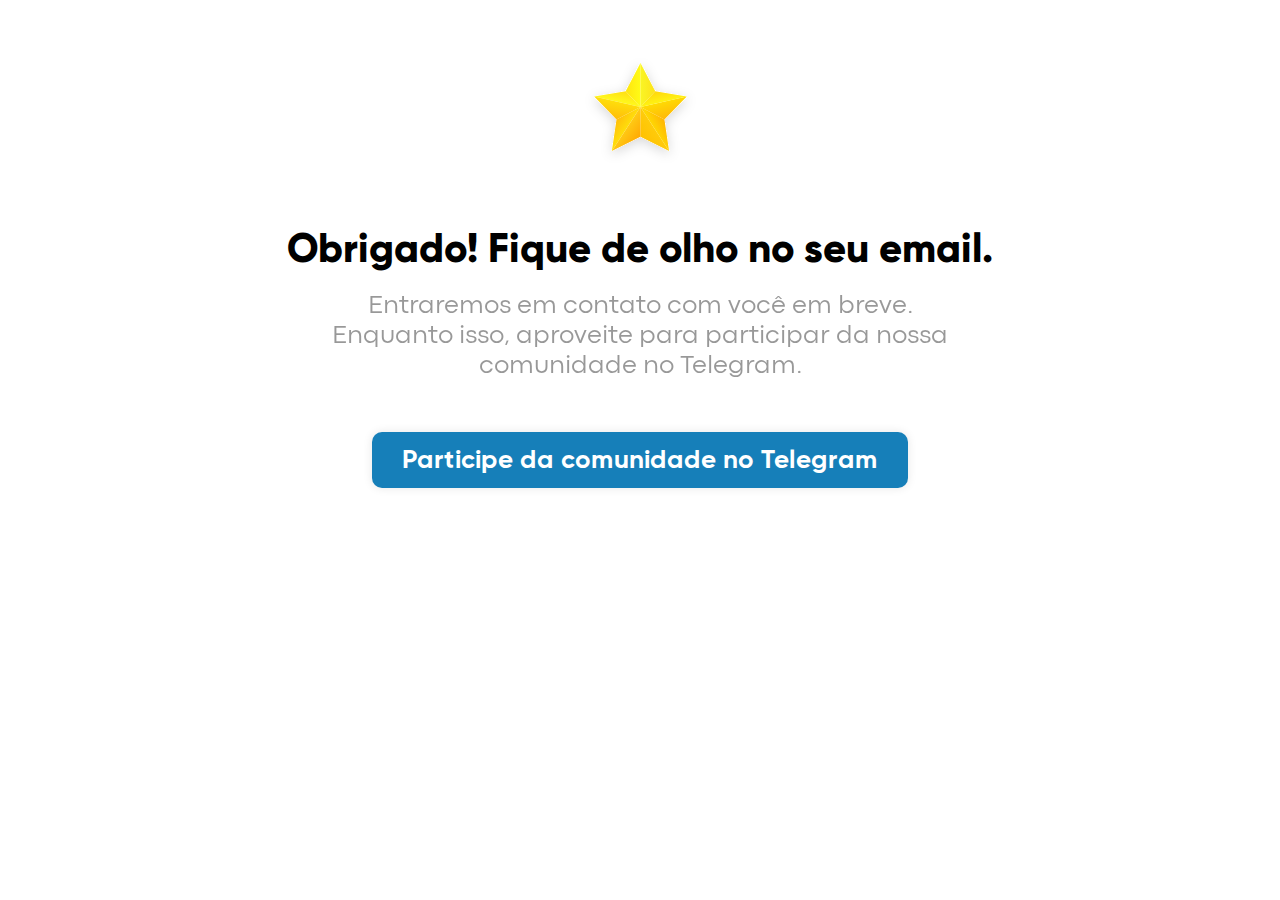
<file: thanks-page.html>
<!DOCTYPE html>
<html lang="en">
<head>
    <meta charset="UTF-8">
    <meta name="viewport" content="width=device-width, initial-scale=1">
    <title>Thanks</title>

    <link rel="shortcut icon" href="img/favicon.png">
    <link href="https://unpkg.com/aos@2.3.1/dist/aos.css" rel="stylesheet">
    <link rel="stylesheet" href="css/style.min.css">
</head>
<body>
    <div class="thanks">
        <div class="thanks__container">
            <div class="thanks__wrapper">
                <div class="thanks__image">
                    <img src="img/star.svg" alt="star">
                </div>
                <div class="thanks__title">
                    Obrigado! <br> Fique de olho no seu email.
                </div>
                <div class="thanks__subtitle">
                    Entraremos em contato com você em breve. Enquanto isso, aproveite para participar da nossa comunidade no Telegram.
                </div>
                <div class="thanks__btn">
                    <a href="https://t.me/ultimacommunity">
                        Participe da comunidade no Telegram
                    </a>
                </div>
            </div>
        </div>
    </div>
</body>
</html>
</file>
<file: css/style.min.css>
abbr,address,article,aside,audio,b,blockquote,body,canvas,caption,cite,code,dd,del,details,dfn,div,dl,dt,em,fieldset,figcaption,figure,footer,form,h1,h2,h3,h4,h5,h6,header,hgroup,html,i,iframe,img,ins,kbd,label,legend,li,mark,menu,nav,object,ol,p,pre,q,samp,section,small,span,strong,sub,summary,sup,table,tbody,td,tfoot,th,thead,time,tr,ul,var,video{margin:0;padding:0;border:0;outline:0;font-size:100%;vertical-align:baseline;background:0 0}body{line-height:1}article,aside,details,figcaption,figure,footer,header,hgroup,menu,nav,section{display:block}nav ul{list-style:none}ul{list-style:none}blockquote,q{quotes:none}a{margin:0;padding:0;font-size:100%;vertical-align:baseline;background:0 0;text-decoration:none;-webkit-transition:all .4s;-o-transition:all .4s;transition:all .4s}input{border:none;outline:0}button{outline:0;border:none}textarea{outline:0;border:none}mark{background-color:#ff9;color:#000;font-style:italic;font-weight:700}del{text-decoration:line-through}abbr[title],dfn[title]{border-bottom:1px dotted;cursor:help}table{border-collapse:collapse;border-spacing:0}hr{display:block;height:1px;border:0;border-top:1px solid #ccc;margin:1em 0;padding:0}input,select{vertical-align:middle}@font-face{font-family:Code-Pro-Black-LC;font-display:swap;src:url(../fonts/Code-Pro-Black-LC.woff) format("woff"),url(../fonts/Code-Pro-Black-LC.woff2) format("woff2");font-weight:400;font-style:normal}@font-face{font-family:Code-Pro-Black;font-display:swap;src:url(../fonts/Code-Pro-Black.woff) format("woff"),url(../fonts/Code-Pro-Black.woff2) format("woff2");font-weight:400;font-style:normal}@font-face{font-family:Code-Pro-Bold-LC;font-display:swap;src:url(../fonts/Code-Pro-Bold-LC.woff) format("woff"),url(../fonts/Code-Pro-Bold-LC.woff2) format("woff2");font-weight:400;font-style:normal}@font-face{font-family:Code-Pro-Bold;font-display:swap;src:url(../fonts/Code-Pro-Bold.woff) format("woff"),url(../fonts/Code-Pro-Bold.woff2) format("woff2");font-weight:400;font-style:normal}@font-face{font-family:Code-Pro-LC;font-display:swap;src:url(../fonts/Code-Pro-LC.woff) format("woff"),url(../fonts/Code-Pro-LC.woff2) format("woff2");font-weight:400;font-style:normal}@font-face{font-family:Code-Pro-Light-Demo;font-display:swap;src:url(../fonts/Code-Pro-Light-Demo.woff) format("woff"),url(../fonts/Code-Pro-Light-Demo.woff2) format("woff2");font-weight:400;font-style:normal}@font-face{font-family:Code-Pro-Light-LC;font-display:swap;src:url(../fonts/Code-Pro-Light-LC.woff) format("woff"),url(../fonts/Code-Pro-Light-LC.woff2) format("woff2");font-weight:400;font-style:normal}@font-face{font-family:Code-Pro-Light;font-display:swap;src:url(../fonts/Code-Pro-Light.woff) format("woff"),url(../fonts/Code-Pro-Light.woff2) format("woff2");font-weight:400;font-style:normal}@font-face{font-family:Code-Pro;font-display:swap;src:url(../fonts/Code-Pro.woff) format("woff"),url(../fonts/Code-Pro.woff2) format("woff2");font-weight:400;font-style:normal}@font-face{font-family:CodecPro-Bold;font-display:swap;src:url(../fonts/CodecPro-Bold.woff) format("woff"),url(../fonts/CodecPro-Bold.woff2) format("woff2");font-weight:400;font-style:normal}@font-face{font-family:CodecPro-BoldItalic;font-display:swap;src:url(../fonts/CodecPro-BoldItalic.woff) format("woff"),url(../fonts/CodecPro-BoldItalic.woff2) format("woff2");font-weight:400;font-style:normal}@font-face{font-family:CodecPro-ExtraBold;font-display:swap;src:url(../fonts/CodecPro-ExtraBold.woff) format("woff"),url(../fonts/CodecPro-ExtraBold.woff2) format("woff2");font-weight:400;font-style:normal}@font-face{font-family:CodecPro-ExtraBoldItalic;font-display:swap;src:url(../fonts/CodecPro-ExtraBoldItalic.woff) format("woff"),url(../fonts/CodecPro-ExtraBoldItalic.woff2) format("woff2");font-weight:400;font-style:normal}@font-face{font-family:CodecPro-ExtraLightItalic;font-display:swap;src:url(../fonts/CodecPro-ExtraLightItalic.woff) format("woff"),url(../fonts/CodecPro-ExtraLightItalic.woff2) format("woff2");font-weight:400;font-style:normal}@font-face{font-family:CodecPro-Fat;font-display:swap;src:url(../fonts/CodecPro-Fat.woff) format("woff"),url(../fonts/CodecPro-Fat.woff2) format("woff2");font-weight:400;font-style:normal}@font-face{font-family:CodecPro-FatItalic;font-display:swap;src:url(../fonts/CodecPro-FatItalic.woff) format("woff"),url(../fonts/CodecPro-FatItalic.woff2) format("woff2");font-weight:400;font-style:normal}@font-face{font-family:CodecPro-Heavy;font-display:swap;src:url(../fonts/CodecPro-Heavy.woff) format("woff"),url(../fonts/CodecPro-Heavy.woff2) format("woff2");font-weight:400;font-style:normal}@font-face{font-family:CodecPro-HeavyItalic;font-display:swap;src:url(../fonts/CodecPro-HeavyItalic.woff) format("woff"),url(../fonts/CodecPro-HeavyItalic.woff2) format("woff2");font-weight:400;font-style:normal}@font-face{font-family:CodecPro-Light;font-display:swap;src:url(../fonts/CodecPro-Light.woff) format("woff"),url(../fonts/CodecPro-Light.woff2) format("woff2");font-weight:400;font-style:normal}@font-face{font-family:CodecPro-LightItalic;font-display:swap;src:url(../fonts/CodecPro-LightItalic.woff) format("woff"),url(../fonts/CodecPro-LightItalic.woff2) format("woff2");font-weight:400;font-style:normal}@font-face{font-family:CodecPro-News;font-display:swap;src:url(../fonts/CodecPro-News.woff) format("woff"),url(../fonts/CodecPro-News.woff2) format("woff2");font-weight:400;font-style:normal}@font-face{font-family:CodecPro-NewsItalic;font-display:swap;src:url(../fonts/CodecPro-NewsItalic.woff) format("woff"),url(../fonts/CodecPro-NewsItalic.woff2) format("woff2");font-weight:400;font-style:normal}@font-face{font-family:CodecPro-Thin;font-display:swap;src:url(../fonts/CodecPro-Thin.woff) format("woff"),url(../fonts/CodecPro-Thin.woff2) format("woff2");font-weight:400;font-style:normal}@font-face{font-family:CodecPro-ThinItalic;font-display:swap;src:url(../fonts/CodecPro-ThinItalic.woff) format("woff"),url(../fonts/CodecPro-ThinItalic.woff2) format("woff2");font-weight:400;font-style:normal}@font-face{font-family:CodecPro-Ultra;font-display:swap;src:url(../fonts/CodecPro-Ultra.woff) format("woff"),url(../fonts/CodecPro-Ultra.woff2) format("woff2");font-weight:400;font-style:normal}@font-face{font-family:CodecPro-UltraBlack;font-display:swap;src:url(../fonts/CodecPro-UltraBlack.woff) format("woff"),url(../fonts/CodecPro-UltraBlack.woff2) format("woff2");font-weight:400;font-style:normal}@font-face{font-family:CodecPro-UltraBlackItalic;font-display:swap;src:url(../fonts/CodecPro-UltraBlackItalic.woff) format("woff"),url(../fonts/CodecPro-UltraBlackItalic.woff2) format("woff2");font-weight:400;font-style:normal}@font-face{font-family:CodecPro-UltraItalic;font-display:swap;src:url(../fonts/CodecPro-UltraItalic.woff) format("woff"),url(../fonts/CodecPro-UltraItalic.woff2) format("woff2");font-weight:400;font-style:normal}@font-face{font-family:Gilroy-Black;font-display:swap;src:url(../fonts/Gilroy-Black.woff) format("woff"),url(../fonts/Gilroy-Black.woff2) format("woff2");font-weight:400;font-style:normal}@font-face{font-family:Gilroy-Bold;font-display:swap;src:url(../fonts/Gilroy-Bold.woff) format("woff"),url(../fonts/Gilroy-Bold.woff2) format("woff2");font-weight:400;font-style:normal}@font-face{font-family:Gilroy-ExtraBold;font-display:swap;src:url(../fonts/Gilroy-ExtraBold.woff) format("woff"),url(../fonts/Gilroy-ExtraBold.woff2) format("woff2");font-weight:400;font-style:normal}@font-face{font-family:Gilroy-Heavy;font-display:swap;src:url(../fonts/Gilroy-Heavy.woff) format("woff"),url(../fonts/Gilroy-Heavy.woff2) format("woff2");font-weight:400;font-style:normal}@font-face{font-family:Gilroy-Light;font-display:swap;src:url(../fonts/Gilroy-Light.woff) format("woff"),url(../fonts/Gilroy-Light.woff2) format("woff2");font-weight:400;font-style:normal}@font-face{font-family:Gilroy-Medium;font-display:swap;src:url(../fonts/Gilroy-Medium.woff) format("woff"),url(../fonts/Gilroy-Medium.woff2) format("woff2");font-weight:400;font-style:normal}@font-face{font-family:Gilroy-Regular;font-display:swap;src:url(../fonts/Gilroy-Regular.woff) format("woff"),url(../fonts/Gilroy-Regular.woff2) format("woff2");font-weight:400;font-style:normal}@font-face{font-family:Gilroy-SemiBold;font-display:swap;src:url(../fonts/Gilroy-SemiBold.woff) format("woff"),url(../fonts/Gilroy-SemiBold.woff2) format("woff2");font-weight:400;font-style:normal}@font-face{font-family:Gilroy-Thin;font-display:swap;src:url(../fonts/Gilroy-Thin.woff) format("woff"),url(../fonts/Gilroy-Thin.woff2) format("woff2");font-weight:400;font-style:normal}@font-face{font-family:Gilroy-UltraLight;font-display:swap;src:url(../fonts/Gilroy-UltraLight.woff) format("woff"),url(../fonts/Gilroy-UltraLight.woff2) format("woff2");font-weight:400;font-style:normal}@font-face{font-family:PTRootUI-Bold;font-display:swap;src:url(../fonts/PTRootUI-Bold.woff) format("woff"),url(../fonts/PTRootUI-Bold.woff2) format("woff2");font-weight:400;font-style:normal}@font-face{font-family:PTRootUI-Light;font-display:swap;src:url(../fonts/PTRootUI-Light.woff) format("woff"),url(../fonts/PTRootUI-Light.woff2) format("woff2");font-weight:400;font-style:normal}@font-face{font-family:PTRootUI-Medium;font-display:swap;src:url(../fonts/PTRootUI-Medium.woff) format("woff"),url(../fonts/PTRootUI-Medium.woff2) format("woff2");font-weight:400;font-style:normal}@font-face{font-family:PTRootUI-Regular;font-display:swap;src:url(../fonts/PTRootUI-Regular.woff) format("woff"),url(../fonts/PTRootUI-Regular.woff2) format("woff2");font-weight:400;font-style:normal}:root{--grayd3-color:#D3D3D3;--grayac-color:#ACACAC;--graybe-color:#BEBEBE;--pink-color:#EC25A3}*{-webkit-box-sizing:border-box;box-sizing:border-box}body{font-family:CodecPro-Bold;overflow-x:hidden}.container{width:100%;max-width:1215px;margin:0 auto}.header__container{width:100%;max-width:1440px;padding:0 42px;margin:0 auto}.header__bocks{display:-webkit-box;display:-ms-flexbox;display:flex;-webkit-box-align:center;-ms-flex-align:center;align-items:center;-webkit-box-pack:justify;-ms-flex-pack:justify;justify-content:space-between;height:70px}.header__logo{width:81.35px;height:15.77px}.header__logo img{width:100%;height:100%;-o-object-fit:contain;object-fit:contain}.header__logo a{text-decoration:none;-webkit-transition:all .4s;-o-transition:all .4s;transition:all .4s}.header__login-block{display:-webkit-box;display:-ms-flexbox;display:flex;-webkit-box-align:center;-ms-flex-align:center;align-items:center;cursor:pointer;position:relative;z-index:5}.header__login-block:hover .header__login-text{color:#167fb9}.header__login-block a{display:-webkit-box;display:-ms-flexbox;display:flex;-webkit-box-align:center;-ms-flex-align:center;align-items:center}.header__login-icon{width:24px;height:24px;margin-right:8px}.header__login-icon svg{width:100%;height:100%}.header__login-text{font-weight:400;font-size:14px;line-height:12px;letter-spacing:.03em;text-transform:uppercase;color:#000;-webkit-transition:all .4s;-o-transition:all .4s;transition:all .4s}.top-color{position:relative;overflow:hidden;padding-bottom:47px}.top-color__container{width:100%;max-width:1257px;margin:0 auto;padding:0 15px}.top-color__wrapper{background-image:url(../img/bg-color-top.jpg);background-repeat:no-repeat;background-size:cover;border-radius:40px;padding:50px 48px 90px;position:relative;z-index:1}.top-color__image{position:absolute;width:511.11px;height:474.23px;top:-65px;left:auto;right:-93px}.top-color__image img{width:100%;height:100%;-o-object-fit:contain;object-fit:contain}.top-color__image-adapt{display:none}.top-color__menu{display:-webkit-box;display:-ms-flexbox;display:flex;-webkit-box-align:center;-ms-flex-align:center;align-items:center;padding:12px}.top-color__menu-point{font-weight:400;font-size:24px;line-height:21px;color:#fff;margin-right:80px}.top-color__menu-point:last-child{margin-right:0}.top-color__title{margin-top:38px;font-style:normal;font-family:CodecPro-ExtraBold;font-size:80px;line-height:110%;color:#fff}.top-color__text{margin-top:20px;font-weight:400;font-size:26px;line-height:154%;color:#fff;max-width:64%}.top-color__text br{display:none}.top-color .long-color{position:relative;background:-webkit-gradient(linear,left top,right top,from(#03defc),color-stop(100%,#92fe9d),to(#92feeb));background:-o-linear-gradient(left,#03defc 0,#92fe9d 100%,#92feeb 100%);background:linear-gradient(90deg,#03defc 0,#92fe9d 100%,#92feeb 100%);padding:48px;margin-top:-30px;width:100%;display:-webkit-box;display:-ms-flexbox;display:flex;-webkit-box-align:center;-ms-flex-align:center;align-items:center;-webkit-box-pack:center;-ms-flex-pack:center;justify-content:center;z-index:0!important}.top-color .long-color__text{font-weight:400;font-size:38px;line-height:140%;display:-webkit-box;display:-ms-flexbox;display:flex;-webkit-box-align:center;-ms-flex-align:center;align-items:center;color:#000}.top-color .under-points{top:-30px;position:relative;z-index:1}.top-color .under-points .container{padding:0 15px}.top-color .under-points__wrapper{padding:30px 26px;background-image:url(../img/bg-sub-block.png);background-repeat:no-repeat;background-size:cover;background-position:top;border:1px solid rgba(255,255,255,.03);-webkit-box-sizing:border-box;box-sizing:border-box;-webkit-box-shadow:0 4px 64px rgba(0,0,0,.1);box-shadow:0 4px 64px rgba(0,0,0,.1);-webkit-backdrop-filter:blur(60px);backdrop-filter:blur(60px);border-radius:30px;position:relative;z-index:1}.top-color .under-points__blocks{display:-webkit-box;display:-ms-flexbox;display:flex;-webkit-box-pack:justify;-ms-flex-pack:justify;justify-content:space-between}.top-color .under-points__block{width:calc(100%/4 - 20px)}.top-color .under-points__block:last-child{margin-bottom:0}.top-color .under-points__title{font-style:normal;font-weight:400;font-size:24px;line-height:150%;text-align:center;letter-spacing:.03em;text-transform:uppercase;color:#10aaff;-webkit-box-flex:0;-ms-flex:none;flex:none;-webkit-box-ordinal-group:1;-ms-flex-order:0;order:0;-ms-flex-positive:0;flex-grow:0;margin:5px 0}.top-color .under-points__text{font-weight:400;font-size:16px;line-height:150%;text-align:center;color:#000;-webkit-box-flex:0;-ms-flex:none;flex:none;-webkit-box-ordinal-group:2;-ms-flex-order:1;order:1;-ms-flex-positive:0;flex-grow:0;margin:5px 0;font-family:PTRootUI-Regular}.boost-sales .container{max-width:1104px;padding:0 15px}.boost-sales__wrapper{padding:100px 0}.boost-sales__title{font-style:normal;font-family:CodecPro-ExtraBold;font-size:60px;line-height:123%;max-width:956px}.boost-sales__title span{color:#23a2e8}.boost-sales__text{max-width:71%;margin-top:48px;font-style:normal;font-family:CodecPro-News;font-size:23px;line-height:157%;color:#000}.boost-sales__numbers-title{font-style:normal;font-weight:600;font-family:CodecPro-ExtraBold;font-size:35px;line-height:157%;color:#23a2e8;margin-top:51px;text-align:right;white-space:nowrap}.boost-sales__numbers-title .br-long-text-mob{display:none}.boost-sales__numbers-title span{font-size:90px;line-height:193px}.boost-sales__right-text{display:-webkit-box;display:-ms-flexbox;display:flex;-webkit-box-pack:end;-ms-flex-pack:end;justify-content:flex-end;font-style:normal;font-weight:400;font-size:23px;line-height:157%;color:#000;margin-top:-38px;font-family:CodecPro-News}.course-for{overflow-x:hidden}.course-for .br-adapt{display:none}.course-for .container{max-width:1257px;padding:0 15px}.course-for__wrapper{padding:67px 0 33px}.course-for__blocks{display:-webkit-box;display:-ms-flexbox;display:flex;-webkit-box-pack:justify;-ms-flex-pack:justify;justify-content:space-between}.course-for__info{width:100%;max-width:377px;margin-left:95px}.course-for__title{font-style:normal;font-family:CodecPro-ExtraBold;font-size:60px;line-height:103%;color:#000}.course-for__title-subtitle{font-style:normal;font-weight:400;font-size:32px;line-height:122%;color:#000;margin-top:42px}.course-for__detail{width:56%}.course-for__detail-block{display:-webkit-box;display:-ms-flexbox;display:flex;margin-bottom:40px}.course-for__detail-icon-block-mobile{display:none!important}.course-for__detail-icon-block{width:80px;height:80px;display:-webkit-box;display:-ms-flexbox;display:flex;-webkit-box-align:center;-ms-flex-align:center;align-items:center;-webkit-box-pack:center;-ms-flex-pack:center;justify-content:center;background:#fff;-webkit-box-shadow:0 0 24px rgba(0,0,0,.15);box-shadow:0 0 24px rgba(0,0,0,.15);border-radius:50px;margin-right:20px}.course-for__detail-icon-block img{-o-object-fit:contain;object-fit:contain}.course-for__det-visible{position:relative;width:calc(100% - 100px)}.course-for__detail-text-paragraph{margin-top:10px}.course-for__detail-text{font-family:CodecPro-News}.course-for__detail-title{font-style:normal;font-weight:400;font-size:30px;line-height:130%;color:#23a2e8;width:96%;-webkit-transition:all .4s;-o-transition:all .4s;transition:all .4s}.course-for__detail-title:hover{color:#10628f}.course-for__open-block{width:20px;height:20px;position:absolute;top:10px;right:-61px;left:auto;-webkit-transform:rotate(225deg);-ms-transform:rotate(225deg);transform:rotate(225deg);-webkit-transition:all .4s;-o-transition:all .4s;transition:all .4s}.course-for__open-block svg{width:100%;height:100%;fill:#000}.course-for__det-top{cursor:pointer}.course-for__det-top:hover .course-for__open-block svg{fill:#10628f!important}.course-for__det-hidden{font-style:normal;font-weight:400;font-size:22px;line-height:173%;color:#000;margin-top:10px;display:none}.course-for__subtitle{font-family:CodecPro-Bold}.course-for__detail-block-not-visible{display:none}.course-for__open-more{padding-left:100px;position:relative;cursor:pointer;margin-bottom:40px}.course-for__open-more-text{font-size:30px;line-height:127%;color:#000}.course-for__open-more-text-close{display:none}.course-for__icon-CJM svg{width:52px;height:22px}.course-for__icon-ads img{width:50px;height:44.92px}.course-for__icon-google-analytics svg{width:30.65px;height:34px}.course-for__icon-marketing img{width:50px;height:50px}.course-for__icon-google-gmail img{width:43.77px;height:33px}.course-for__icon-ux svg{width:36px;height:22px}.course-for__open-more-icon{position:absolute;top:0;left:auto;right:-64px;width:25px;height:15px;-webkit-transition:all .4s;-o-transition:all .4s;transition:all .4s}.course-for__open-more-icon svg{width:100%;height:100%}.course-for__det-visible.active .course-for__open-block{-webkit-transform:none;-ms-transform:none;transform:none}.course-for__detail-block-not-visible.active{display:-webkit-box;display:-ms-flexbox;display:flex}.course-for__open-more.active .course-for__open-more-text{display:none}.course-for__open-more.active .course-for__open-more-text-close{display:block}.course-for__open-more.active .course-for__open-more-icon{-webkit-transform:rotate(180deg);-ms-transform:rotate(180deg);transform:rotate(180deg)}.for .container{padding:0 15px}.for__wrapper{padding:74px 0 116px}.for__title{font-style:normal;font-family:CodecPro-ExtraBold;font-size:60px;line-height:52px;color:#000;text-align:center}.for__blocks{display:-webkit-box;display:-ms-flexbox;display:flex;-webkit-box-pack:justify;-ms-flex-pack:justify;justify-content:space-between;padding-top:75px}.for__block{width:calc(100%/3 - 38px);text-align:center;display:-webkit-box;display:-ms-flexbox;display:flex;-webkit-box-align:center;-ms-flex-align:center;align-items:center;-webkit-box-orient:vertical;-webkit-box-direction:normal;-ms-flex-direction:column;flex-direction:column}.for__block:last-child{margin-bottom:0}.for__subtitle{font-style:normal;font-family:CodecPro-Bold;font-size:24px;line-height:150%;text-align:center;letter-spacing:.03em;text-transform:uppercase;color:#23a2e8}.for__text{margin-top:14px;font-style:normal;font-family:CodecPro-News;font-size:18px;line-height:150%;text-align:center;color:#000;max-width:298px}.mentors{overflow:hidden}.mentors__container{width:100%}.mentors__wrapper{padding:82px 0 43px}.mentors__title{font-style:normal;font-family:CodecPro-ExtraBold;font-size:60px;line-height:120%;color:#000;margin-left:calc((100vw - 1080px)/ 2)}.mentors__title span{color:#10aaff}.mentors .mentorsSwiper{height:569px;margin-top:40px;width:100%}.mentors__slide-first{margin-left:calc((100vw - 1080px)/ 2)}.mentors__slide{width:280px}.mentors__slide-photo{width:100%;height:400px;border-radius:70px}.mentors__slide-photo img{width:100%;height:100%;-o-object-fit:cover;object-fit:cover}.mentors__slide-title{font-style:normal;font-family:CodecPro-ExtraBold;font-size:33px;line-height:28px;margin-top:30px;color:#10aaff;white-space:nowrap}.mentors__slide-name{font-style:normal;font-family:PTRootUI-Bold;font-size:23px;line-height:29px;margin-top:10px;color:#000}.mentors__slide-occupation{font-style:normal;font-family:CodecPro-News;font-size:16px;line-height:20px;color:#868c90;margin-top:6px}.get-to-know .container{max-width:1120px;padding:0 20px}.get-to-know__wrapper{padding:67px 0 70px}.get-to-know__title{font-style:normal;font-family:CodecPro-ExtraBold;font-size:60px;line-height:120%;color:#000;margin-bottom:40px}.get-to-know__block{padding-left:79px;max-width:1100px;width:100%}.get-to-know__point{margin-bottom:40px}.get-to-know__top-item-title-text{font-weight:400;font-size:30px;line-height:133%;color:#23a2e8;-webkit-transition:all .4s;-o-transition:all .4s;transition:all .4s}.get-to-know__top-item-title-text:hover{color:#10628f}.get-to-know__top-item-title-text-hide{opacity:0;visibility:hidden;-webkit-transition:all .4s;-o-transition:all .4s;transition:all .4s}.get-to-know .course-for__open-more{padding-left:0}.get-to-know__top-item{display:-webkit-box;display:-ms-flexbox;display:flex;position:relative;cursor:pointer}.get-to-know__top-item:hover .course-for__open-block svg{fill:#167fb9}.get-to-know__top-item-title-text{display:-webkit-box;display:-ms-flexbox;display:flex}.get-to-know__top-item-title-btn{margin-left:20px;padding:0 20px;height:38px;background-color:#23a2e8;border-radius:20px;font-style:normal;font-weight:400;font-size:18px;line-height:211%;color:#fff}.get-to-know__top-item-title-black{background-color:#000}.get-to-know__hide-block{margin-top:20px;display:none}.get-to-know__hide-block p{margin-bottom:10px;font-style:normal;font-family:CodecPro-News;font-size:20px;line-height:38px;color:#000}.get-to-know__hide-block span{padding-left:42px;display:block;position:relative}.get-to-know__hide-block span:before{content:'';display:block;position:absolute;width:4px;height:4px;background-color:#000;border-radius:50%;left:15px;top:50%;-webkit-transform:translate(-50%,-50%);-ms-transform:translate(-50%,-50%);transform:translate(-50%,-50%)}.get-to-know__point.active .course-for__open-block{-webkit-transform:none;-ms-transform:none;transform:none}.get-to-know__point.active .get-to-know__top-item-title-text-hide{opacity:1;visibility:visible;-webkit-transition:all .4s;-o-transition:all .4s;transition:all .4s}.js-get-to-know__hide-whole-block{display:none}.js-get-to-know__hide-whole-block.active{display:block}.course-works{padding-left:42px}.course-works__wrapper{padding:80px 0 98px}.course-works__container{max-width:1227px;width:100%;margin:0 auto;padding:0 15px}.course-works__main-title{font-style:normal;font-weight:600;font-size:60px;line-height:70px;color:#000;font-family:CodecPro-ExtraBold}.course-works__blocks{display:-webkit-box;display:-ms-flexbox;display:flex;-webkit-box-pack:justify;-ms-flex-pack:justify;justify-content:space-between;margin-top:59px}.course-works__image{-webkit-filter:drop-shadow(0 0 25px rgba(0, 0, 0, .12));filter:drop-shadow(0 0 25px rgba(0, 0, 0, .12));border-radius:25px;overflow:hidden;height:355px;width:39%}.course-works__image img{width:100%;height:100%;-o-object-fit:cover;object-fit:cover}.course-works__info{width:54%}.course-works__info-flex{display:-webkit-box;display:-ms-flexbox;display:flex;margin-bottom:34px}.course-works__info-flex:first-child{margin-bottom:61px}.course-works__info-flex:last-child{margin-bottom:0}.course-works .course-for__open-block{display:none}.course-works__numbers{margin-right:20px;font-style:normal;font-weight:600;font-size:40px;line-height:130%;color:rgba(22,127,185,.3);width:50px}.course-works__title{font-style:normal;font-family:CodecPro-ExtraBold;font-size:21px;line-height:150%;letter-spacing:.03em;text-transform:uppercase;color:#000;-webkit-transition:all .4s;-o-transition:all .4s;transition:all .4s}.course-works__text{margin-top:4px;font-style:normal;font-family:CodecPro-News;font-size:18px;line-height:150%;color:#000}.course-works .course-works__info-flex.active{-webkit-box-align:start;-ms-flex-align:start;align-items:flex-start}.course-works .course-works__info-flex.active .course-for__open-block{-webkit-transform:none;-ms-transform:none;transform:none;cursor:pointer}.fastest-way .container{max-width:1072px;padding:0 15px}.fastest-way__wrapper{padding:32px 0 97px}.fastest-way__title{font-style:normal;font-family:CodecPro-ExtraBold;font-size:60px;line-height:117%;color:#000;width:80%}.fastest-way__title .br-mob{display:none}.fastest-way__title span{color:#23a2e8}.fastest-way__subtitle{font-style:normal;font-weight:400;font-size:32px;line-height:40px;color:#000;margin-top:45px;max-width:650px;padding-left:15px}.fastest-way__points{margin-top:61px;padding-left:90px}.fastest-way__points .br-mob{display:none}.fastest-way__flex{display:-webkit-box;display:-ms-flexbox;display:flex;-webkit-box-align:center;-ms-flex-align:center;align-items:center;margin-bottom:20px}.fastest-way__flex:last-child{margin-bottom:0}.fastest-way__icon{width:60px!important;height:60px;margin-right:40px}.fastest-way__icon svg{width:100%;height:100%}.fastest-way__flex-text{font-style:normal;font-family:CodecPro-News;font-size:22px;line-height:136%;color:#000;width:calc(100% - 80px)}.price{position:relative;overflow:hidden;padding-bottom:49px;margin-bottom:-45px}.price .container{max-width:980px}.price__wrapper{padding:61px 0 140px}.price .price-sale{z-index:3;position:absolute;top:141px;left:0;width:47vw;display:-webkit-box;display:-ms-flexbox;display:flex;-webkit-box-pack:end;-ms-flex-pack:end;justify-content:flex-end;-webkit-box-align:center;-ms-flex-align:center;align-items:center;height:84px;background:-webkit-gradient(linear,left top,right top,from(#05dffc),to(#5ef3c1));background:-o-linear-gradient(left,#05dffc 0,#5ef3c1 100%);background:linear-gradient(90deg,#05dffc 0,#5ef3c1 100%);border-radius:0 15px 15px 0;font-style:normal;font-size:26px;line-height:140%;color:#000;padding:14px 69px 14px 0}.price .price-sale strong{font-size:40px}.price__title{font-style:normal;font-family:CodecPro-ExtraBold;font-size:60px;line-height:52px;color:#000}.price__block{position:relative}.price__under{background-image:url(../img/price__under.png);background-repeat:no-repeat;background-size:cover;border-radius:40px;width:100%;max-width:700px;margin-top:58px;padding:93px 55px 50px}.price__under-title{font-style:normal;font-size:16px;line-height:150%;text-transform:uppercase;color:#000;font-family:CodecPro-Bold}.price__under-price{color:#fff;font-style:normal;font-family:CodecPro-News;font-size:35px;line-height:91px;margin-top:-10px}.price__under-price strong{font-size:65px;line-height:140%;font-family:CodecPro-ExtraBold}.price__under-price-small{margin-top:-20px}.price__under-after{font-size:25px}.price__under-prices-change{display:-webkit-box;display:-ms-flexbox;display:flex}.price__under-old-price{position:relative;font-style:normal;font-size:22px;line-height:55px;color:rgba(255,255,255,.4);margin-right:18px;width:125px}.price__under-old-price strong{font-size:37px}.price__under-old-price:before{content:'';position:absolute;display:block;width:100%;height:2px;top:45%;left:50%;-webkit-transform:translate(-50%,-50%);-ms-transform:translate(-50%,-50%);transform:translate(-50%,-50%);background-color:rgba(255,255,255,.4)}.price__new-price{font-size:22px;line-height:55px;color:#fff}.price__new-price strong{font-size:37px}.parcelas-adapt{display:none}.price-form{position:absolute;left:auto;right:0;top:-75px;width:410px;height:534px;padding:40px 50px;background:#fff;-webkit-box-shadow:0 4px 34px rgba(0,0,0,.1);box-shadow:0 4px 34px rgba(0,0,0,.1);-webkit-backdrop-filter:blur(40px);backdrop-filter:blur(40px);border-radius:30px}.price-form__title{width:290px;margin:0 auto 30px;font-style:normal;font-size:25px;line-height:140%;-webkit-box-align:center;-ms-flex-align:center;align-items:center;text-align:center;color:#000}.price-form__title span{color:#167fb9}.price-form__input-block{margin-bottom:10px;width:100%;background:rgba(134,140,144,.1);border-radius:10px;padding:13px 37px 13px 10px;display:-webkit-box;display:-ms-flexbox;display:flex;-webkit-box-align:center;-ms-flex-align:center;align-items:center;-webkit-box-pack:justify;-ms-flex-pack:justify;justify-content:space-between}.price-form__input-icon{width:24px;height:24px}.price-form__input-icon svg{width:100%;height:100%}.price-form input{text-align:center;width:calc(100% - 34px);background-color:transparent;font-style:normal;font-size:18px;line-height:120%;color:#000;font-family:CodecPro-News}.price-form input::-webkit-input-placeholder{color:#000!important}.price-form input::-moz-placeholder{color:#000!important}.price-form input:-ms-input-placeholder{color:#000!important}.price-form input::-ms-input-placeholder{color:#000!important}.price-form input::placeholder{color:#000!important}.price-form label{display:none}.price-form__btn{margin-top:20px;width:100%;display:-webkit-box;display:-ms-flexbox;display:flex;-webkit-box-pack:center;-ms-flex-pack:center;justify-content:center;padding:23px 5px;background:#1ea0ff;border-radius:10px;font-style:normal;font-family:CodecPro-ExtraBold;font-size:20px;line-height:17px;text-align:center;letter-spacing:.1em;text-transform:uppercase;color:#fff;-webkit-transition:all .4s;-o-transition:all .4s;transition:all .4s;cursor:pointer}.price-form__btn:hover{background-color:#168fd0}.price-form__btn-white{display:none;-webkit-transition:all .4s;-o-transition:all .4s;transition:all .4s;border:.5px solid #000;-webkit-box-sizing:border-box;box-sizing:border-box;border-radius:10px;font-family:CodecPro-ExtraBold;font-size:20px;line-height:17px;text-align:center;letter-spacing:.1em;text-transform:uppercase;color:#000;cursor:pointer;background-color:transparent}.price-form__btn-white:hover:hover{background-color:#000;color:#fff}.price-form__privacy{font-family:CodecPro-News;margin-top:20px;font-style:normal;font-size:12px;line-height:150%;text-align:center;color:#b8b8b8;white-space:nowrap}.price-form__privacy a{color:#000;-webkit-transition:all .4s;-o-transition:all .4s;transition:all .4s}.price-form__privacy a:hover{color:#167fb9}.faq{font-family:Gilroy-Regular}.faq .container{max-width:1049px;padding:0 15px}.faq__wrapper{padding:30px 0 132px}.faq__title{font-style:normal;text-align:center;font-size:60px;line-height:120%;color:#000;margin-bottom:73px;font-family:Gilroy-Bold}.faq__block{position:relative;margin-top:23px}.faq__flex{display:-webkit-box;display:-ms-flexbox;display:flex}.faq__flex:last-child .faq__question{width:400px}.faq__question{width:-webkit-max-content;width:-moz-max-content;width:max-content;background-color:#1ea0ff;border-radius:20px 20px 20px 5px;padding:10px 20px;font-style:normal;font-size:20px;line-height:25px;color:#fff;margin-bottom:10px;cursor:pointer;-webkit-transition:all .6s;-o-transition:all .6s;transition:all .6s;font-family:Gilroy-Bold}.faq__question .br-mob{display:none}.faq__question:hover{background-color:#116797}.faq__ask{position:absolute;padding:10px 20px;background:#fff;-webkit-box-shadow:0 0 34px rgba(0,0,0,.1);box-shadow:0 0 34px rgba(0,0,0,.1);border-radius:20px 20px 5px 20px;font-size:20px;line-height:25px;color:#000;display:none}.faq__ask1{top:0;right:-90px;left:auto;width:564px}.faq__ask2{top:175px;right:-80px;left:auto;width:540px}.faq__ask3{top:120px;right:-123px;left:auto;width:575px}.faq__ask4{top:25px;right:-163px;left:auto;width:575px}.faq__ask5{top:65px;right:-123px;left:auto;width:576px}.faq__ask6{top:65px;right:-123px;left:auto;width:576px}.footer .container{max-width:1440px}.footer__wrapper{padding:33px 88px 112px 48px}.footer__block{display:-webkit-box;display:-ms-flexbox;display:flex;-webkit-box-pack:justify;-ms-flex-pack:justify;justify-content:space-between;-webkit-box-align:center;-ms-flex-align:center;align-items:center}.footer__left{font-style:normal;font-weight:400;font-size:12px;line-height:150%;letter-spacing:.1em;text-transform:uppercase;color:#000;font-family:PTRootUI-Regular;white-space:nowrap}.footer__left a{text-decoration:none;color:#000;-webkit-transition:all .4s;-o-transition:all .4s;transition:all .4s}.footer__left a:hover{color:#167fb9}.footer__flex{display:-webkit-box;display:-ms-flexbox;display:flex;font-family:PTRootUI-Regular}.footer__flex a{font-style:normal;font-weight:400;font-size:14px;line-height:18px;color:#000;-webkit-box-align:center;-ms-flex-align:center;align-items:center;text-decoration:none;-webkit-transition:all .4s;-o-transition:all .4s;transition:all .4s}.footer__flex a:hover{color:#167fb9}.footer__flex span{display:block}.footer__flex span .br-mob{display:none}.footer__flex span:nth-child(2){margin:0 110px!important}.footer__links-soc{display:-webkit-box;display:-ms-flexbox;display:flex}.footer__soc-block{width:20px;height:20px;margin-right:30px;-webkit-transition:all .4s;-o-transition:all .4s;transition:all .4s}.footer__soc-block:hover{opacity:.7}.footer__soc-block:last-child{margin-right:0}.footer__soc-block svg{width:100%;height:100%}.footer__info{margin-top:15px;font-style:normal;font-weight:400;font-size:12px;line-height:150%;letter-spacing:.1em;text-transform:uppercase;color:rgba(134,140,144,.8);font-family:PTRootUI-Regular}.fixed{position:fixed;bottom:0;left:0;right:0;z-index:10;width:100%;height:90px;padding:10px;background-color:#fff;display:-webkit-box;display:-ms-flexbox;display:flex;-webkit-box-pack:center;-ms-flex-pack:center;justify-content:center}.fixed__block{display:-webkit-box;display:-ms-flexbox;display:flex;-webkit-box-pack:justify;-ms-flex-pack:justify;justify-content:space-between;-webkit-box-align:center;-ms-flex-align:center;align-items:center;width:658px}.fixed__link{text-decoration:none;font-style:normal;font-family:CodecPro-ExtraBold;font-size:20px;line-height:17px;letter-spacing:.1em;text-transform:uppercase;color:#fff;background:#2b2b2b;border-radius:15px;display:-webkit-box;display:-ms-flexbox;display:flex;-webkit-box-align:center;-ms-flex-align:center;align-items:center;-webkit-box-pack:center;-ms-flex-pack:center;justify-content:center;width:320px;height:70px;-webkit-transition:all .4s;-o-transition:all .4s;transition:all .4s}.fixed__link:hover{background-color:#151414}.fixed__link-white{border:1px solid #000;-webkit-box-sizing:border-box;box-sizing:border-box;background-color:transparent;color:#000}.fixed__link-white:hover{background-color:#e9e9e9}.fixed__link-white br{display:none}.thanks{line-height:1.15}.thanks__container{margin:0 auto;width:100%;height:100%;max-width:1050px;padding:55px 15px 30px;background-color:#fff}.thanks__image{width:74px;height:72px;margin:0 auto 36px}.thanks__image img{width:100%;height:100%}.thanks__title{font-size:40px;font-weight:400;display:-webkit-box;display:-ms-flexbox;display:flex;-webkit-box-pack:center;-ms-flex-pack:center;justify-content:center;font-family:Gilroy-ExtraBold}.thanks__title br{display:none}.thanks__subtitle{max-width:350px;margin:15px auto 0;font-size:16px;opacity:.4;font-family:CodecPro-News;text-align:center}.thanks__btn{display:-webkit-box;display:-ms-flexbox;display:flex;-webkit-box-pack:center;-ms-flex-pack:center;justify-content:center;margin-top:50px}.thanks__btn a{background-color:#167fb9;color:#fff;-webkit-box-shadow:0 0 10px rgba(0,0,0,.1);box-shadow:0 0 10px rgba(0,0,0,.1);border-radius:10px;font-family:Gilroy-Bold;text-decoration:none;text-align:center;padding:13px 30px;border:0;-webkit-transition:all .2s ease;-o-transition:all .2s ease;transition:all .2s ease;font-size:26px}.thanks__btn a:hover{background-color:#186d9c}@media (min-width:767px){.thanks__subtitle{max-width:650px;font-size:26px;margin-top:20px;text-align:center}}@media (min-width:768px){.thanks__image{width:115px;height:111px;margin-bottom:60px}}@media (max-width:1370px){.faq__ask{right:-50px}}@media (max-width:1350px){.course-for__info{margin-left:0;margin-right:50px}.course-for__open-block{right:-28px}.course-for__open-more-icon{right:-30px}}@media (max-width:1340px){.course-for__detail{width:63%;padding-right:30px}}@media (max-width:1330px){.top-color__container{padding:0 30px}.top-color__image{width:470px;height:440px;top:-40px;right:-60px}.top-color .under-points .container{padding:0 30px}}@media (max-width:1300px){.footer__flex span:nth-child(2){margin:0 55px}}@media (max-width:1250px){.boost-sales__numbers-title{font-size:32px;margin-right:0;width:100%}.boost-sales__numbers-title span{font-size:68px;line-height:120%}.boost-sales__right-text{margin-right:0;margin-top:0}}@media (max-width:1200px){.top-color__wrapper{padding:55px 48px 75px}.top-color__image{width:420px;height:410px;top:-40px;right:-62px}.top-color__menu-point{font-size:22px;margin-right:65px}.top-color__title{font-size:64px;margin-top:32px}.top-color__text{font-size:22px;margin-top:18px}.top-color .long-color{padding:40px;margin-top:-30px}.top-color .long-color__text{font-size:32px}.top-color .under-points{top:-25px}.top-color .under-points__wrapper{padding:28px 22px}.top-color .under-points__title{font-size:22px}.top-color .under-points__text{font-size:15px}.course-for__title{font-size:42px}.for__wrapper{padding:40px 0 90px}.for__title{font-size:46px}.for__blocks{padding-top:60px}.for__subtitle{font-size:22px}.for__text{font-size:17px}.mentors__wrapper{padding:50px 0}.mentors__title{font-size:46px}.mentors .mentorsSwiper{height:558px}.mentors__slide{width:260px}.mentors__slide-photo{height:370px}.mentors__slide-title{font-size:30px;margin-top:28px}.mentors__slide-name{font-size:21px}.mentors__slide-occupation{font-size:15px}.get-to-know__wrapper{padding:50px 0 50px}.get-to-know__title{font-size:46px}.get-to-know__block{padding-left:50px;padding-right:30px}.course-works{padding-left:0}.course-works__wrapper{padding:30px 0}.course-works__main-title{font-size:46px}.fastest-way__title{font-size:42px}.fastest-way__subtitle{font-size:30px;max-width:600px;margin-top:30px}.fastest-way__points{padding-left:80px}.price .price-sale{padding:13px 59px 13px 0;font-size:25px}.price .price-sale strong{font-size:39px}.price__title{font-size:42px}.faq__title{font-size:42px}.faq__question{max-width:369px;font-size:18px}.faq__ask{right:-10px;font-size:18px}.footer__wrapper{padding:33px 15px 118px}.footer__flex span:nth-child(2){margin:0 35px!important}.footer__soc-block{margin-right:20px}}@media (max-width:1100px){.mentors__title{margin-left:23px}.mentors__slide-first{margin-left:20px}}@media (max-width:991px){.top-color__wrapper{padding:30px 25px 40px}.top-color__image{width:360px;height:320px;top:-40px;right:-62px}.top-color__menu-point{font-size:20px;margin-right:40px}.top-color__title{font-size:42px;margin-top:30px}.top-color__text{font-size:20px;max-width:64%}.top-color .long-color__text{font-size:30px}.top-color .under-points__blocks{-ms-flex-wrap:wrap;flex-wrap:wrap}.top-color .under-points__block{width:calc(100%/2 - 5%);margin-bottom:30px}.boost-sales__wrapper{padding:30px 0 50px}.boost-sales__title{font-size:42px;width:91%}.boost-sales__text{font-size:19px;margin-top:35px}.boost-sales__numbers-title{margin-top:40px;font-size:24px}.boost-sales__numbers-title span{font-size:54px;line-height:120%}.boost-sales__right-text{font-size:19px;padding-right:0;margin-top:0}.course-for__wrapper{padding:30px 0 20px}.course-for__blocks{-webkit-box-orient:vertical;-webkit-box-direction:normal;-ms-flex-direction:column;flex-direction:column}.course-for__info{max-width:100%;margin-bottom:19px}.course-for__title{font-size:40px;width:91%}.course-for__title-subtitle{font-size:28px;margin-top:36px}.course-for__detail{width:100%}.course-for__detail-block{margin-bottom:35px}.course-for__detail-icon-block{width:70px;height:70px}.course-for__detail-title{font-size:26px;width:98%}.course-for__open-block{width:18px;height:18px}.course-for__det-top{width:100%}.course-for__det-hidden{font-size:20px}.course-for__open-more{padding-left:90px}.course-for__open-more-text{font-size:26px}.for__wrapper{padding:20px 0 80px}.for__blocks{padding-top:45px}.for__block{width:calc(100%/3 - 25px)}.for__subtitle{font-size:20px}.for__text{font-size:16px}.mentors__wrapper{padding:0 0 40px}.mentors__title{font-size:42px}.mentors .mentorsSwiper{height:486px}.mentors__slide{width:220px}.mentors__slide-photo{height:318px;border-radius:20px}.mentors__slide-title{font-size:24px;margin-top:20px}.mentors__slide-name{font-size:19px;margin-top:5px}.mentors__slide-occupation{font-size:14px}.get-to-know__wrapper{padding:40px 0 30px}.get-to-know__title{font-size:42px}.get-to-know__top-item-title-text{font-size:22px}.course-works__wrapper{padding:0 0 30px}.course-works__main-title{font-size:42px}.course-works__image{height:290px}.course-works__numbers{font-size:36px;margin-right:15px}.fastest-way__title{font-size:40px}.fastest-way__subtitle{font-size:28px;max-width:560px;margin-top:25px}.fastest-way__points{margin-top:50px;padding-left:50px}.fastest-way__flex-text{width:calc(100% - 80px)}.price__wrapper{padding:20px 0 100px 30px}.price .price-sale{padding:13px 40px 13px 0;font-size:20px;white-space:nowrap}.price .price-sale strong{font-size:30px}.price__title{font-size:40px}.price__under-title{font-size:15px}.price__under-price{font-size:30px;line-height:60px}.price__under-price strong{font-size:55px}.price__under-after{font-size:22px}.price__under-old-price{font-size:20px;width:110px}.price__under-old-price strong{font-size:32px}.price__new-price{font-size:20px}.price__new-price strong{font-size:30px}.price-form{width:385px;height:470px;top:-15%;padding:30px 45px}.price-form__title{font-size:23px}.price-form__input-block{padding:11px 37px 11px 9px}.price-form__btn{padding:20px 5px}.faq__wrapper{padding:17px 0 50px}.faq__title{font-size:40px}.faq__flex:last-child .faq__question{max-width:252px;width:100%}.faq__question{font-size:16px;max-width:310px}.faq__ask{font-size:16px;max-width:410px}.footer__block{-webkit-box-pack:normal;-ms-flex-pack:normal;justify-content:normal;-webkit-box-orient:vertical;-webkit-box-direction:reverse;-ms-flex-direction:column-reverse;flex-direction:column-reverse}.footer__flex{-ms-flex-wrap:wrap;flex-wrap:wrap}.footer__flex span{margin-bottom:30px!important}.footer__soc-block{width:40px;height:40px;margin-right:34px;margin-bottom:40px}.footer__info{text-align:center}.fixed{height:80px}.fixed__link{width:300px;height:60px;font-size:18px}}@media (max-width:768px){.top-color__image{width:320px;height:280px;top:-10px;right:-61px}.top-color__menu-point{font-size:18px;margin-right:32px}.top-color__title{font-size:39px;margin-top:28px}.top-color__text{font-size:18px}.top-color .under-points__text{font-size:15px;margin-bottom:0}.boost-sales__wrapper{padding:28px 0 50px}.boost-sales__title{font-size:36px;width:100%}.boost-sales__text{font-size:16px}.boost-sales__numbers-title{font-size:22px;text-align:center}.boost-sales__numbers-title span{font-size:48px;font-family:CodecPro-ExtraBold;display:block!important;text-align:center}.boost-sales__right-text{font-size:16px;text-align:center;-webkit-box-pack:center;-ms-flex-pack:center;justify-content:center}.course-for__title{font-size:36px;width:100%}.course-for__det-visible{width:calc(100% - 30px)}.course-for__detail-text-paragraph{margin-top:6px}.course-for__detail-title{width:100%}.course-for__det-top:hover .course-for__open-block svg{fill:#000!important}.course-for__open-more{padding-left:0;padding-right:30px}.course-for__open-more-icon{right:-30px}.for__blocks{-ms-flex-wrap:wrap;flex-wrap:wrap}.for__block{width:100%;margin-bottom:30px}.for__text{max-width:100%;margin-top:5px}.mentors__title{font-size:36px;line-height:115%}.mentors .mentorsSwiper{height:463px}.mentors__slide{width:200px}.mentors__slide-photo{height:290px}.get-to-know__title{font-size:36px;line-height:115%}.get-to-know__block{padding-left:0;padding-right:30px}.get-to-know__top-item:hover .course-for__open-block svg{fill:#000}.course-works__wrapper{padding:3px 0 22px}.course-works__main-title{font-size:36px;line-height:115%;margin-bottom:20px}.course-works__content{width:calc(100% - 50px - 15px)}.course-works__blocks{-webkit-box-orient:vertical;-webkit-box-direction:reverse;-ms-flex-direction:column-reverse;flex-direction:column-reverse;margin-top:0}.course-works__image{width:70%;height:335px;margin:26px auto 0}.course-works__info{width:100%}.course-works__info-flex:first-child{margin-bottom:26px;padding-right:30px;position:relative}.course-works__info-flex{margin-bottom:26px;padding-right:30px;position:relative}.course-works .course-for__open-block{left:auto;right:0;display:block;top:0}.course-works__title:hover{color:#167fb9}.course-works__title{cursor:pointer;width:100%;position:relative;letter-spacing:.01em}.course-works__text{display:none}.fastest-way__title{font-size:36px;width:100%}.fastest-way__subtitle{font-size:26px;max-width:100%;line-height:32px;padding-left:0}.price__wrapper{padding:30px 14px 390px 14px}.price .price-sale{top:20px;right:13px;left:auto;border-radius:15px;width:61vw;height:70px}.price__title{font-size:36px;width:100%}.price__under{max-width:100%;margin-top:40px;padding:30px 30px 100px;display:-webkit-box;display:-ms-flexbox;display:flex;-webkit-box-orient:horizontal;-webkit-box-direction:reverse;-ms-flex-direction:row-reverse;flex-direction:row-reverse;-webkit-box-pack:justify;-ms-flex-pack:justify;justify-content:space-between;background-image:url(../img/price__under2.png)}.price__under-one-hide{display:none}.price__line{display:none;color:transparent;font-size:0}.price__under-price{font-size:24px;line-height:60px}.price__under-price strong{font-size:30px}.price__under-price-small{margin-top:0}.price__under-after{line-height:20px}.price__under-prices-change{-webkit-box-orient:vertical;-webkit-box-direction:reverse;-ms-flex-direction:column-reverse;flex-direction:column-reverse}.price__under-old-price{line-height:120%;font-size:18px}.price__under-old-price strong{font-size:28px}.price-form{top:180px;width:100%;height:450px}.price-form__title{font-size:23px;width:100%}.price-form .br-web{display:none}.faq__wrapper{padding:55px 0 50px}.faq__title{font-size:36px;margin-bottom:30px}.faq__flex{-webkit-box-orient:vertical;-webkit-box-direction:normal;-ms-flex-direction:column;flex-direction:column}.faq__flex:hover .faq__ask{display:none}.faq__question{max-width:100%;font-size:18px}.faq__ask{opacity:1;visibility:visible;display:none;max-width:100%;width:100%;position:static;margin-bottom:10px;font-size:18px;-webkit-transition:initial;-o-transition:initial;transition:initial}}@media (max-width:650px){.header__container{padding:0 18px}.header__bocks{height:60px}.top-color{padding-bottom:59px}.top-color__container{padding:0 13px}.top-color__wrapper{padding:21px 13px 179px;background-image:url(../img/bg-color-top-adapt.jpg);border-radius:20px}.top-color__image{display:none;top:130px;width:247.65px;height:240px;right:-30px}.top-color__image-adapt{display:-webkit-box;display:-ms-flexbox;display:flex}.top-color__menu-point{font-size:16px;margin-right:32px}.top-color__title{margin-top:25px;font-size:38px}.top-color__text br{display:block}.top-color__text{font-size:16px;margin-top:15px;max-width:100%}.top-color .long-color{padding:39px 25px;margin-top:-22px;white-space:nowrap}.top-color .long-color__text{font-size:21px;line-height:140%}.top-color .long-color__text span{font-size:30px;line-height:140%}.top-color .under-points .container{padding:0 13px;top:-22px}.top-color .under-points__wrapper{background-image:url(../img/bg-sub-block-adapt.png);border-radius:30px;overflow:hidden;border:1px solid rgba(255,255,255,.03);-webkit-box-sizing:border-box;box-sizing:border-box;-webkit-box-shadow:0 4px 64px rgba(0,0,0,.1);box-shadow:0 4px 64px rgba(0,0,0,.1)}.top-color .under-points__block{width:100%}.boost-sales .container{padding:0 20px}.boost-sales__wrapper{padding:22px 0 59px}.boost-sales__title{text-align:center;font-size:34px}.boost-sales__text{width:100%;margin-top:20px;text-align:center;max-width:100%}.boost-sales__numbers-title{text-align:center;font-size:20px;display:block;white-space:normal;margin-top:33px}.boost-sales__numbers-title .br-long-text-mob{display:block}.boost-sales__numbers-title span{text-align:center;font-size:42px;display:block!important}.boost-sales__right-text{width:100%;margin-top:15px;text-align:center}.boost-sales__right-text br{display:none}.course-for .container{padding:0 20px}.course-for__wrapper{padding:0}.course-for__title{font-size:40px}.course-for__title-subtitle{margin-top:10px;font-size:20px}.course-for__detail{padding-right:0}.course-for__detail-icon-block-mobile{display:-webkit-box!important;display:-ms-flexbox!important;display:flex!important;width:50px;height:50px}.course-for__detail-icon-block{display:none}.course-for__det-visible{width:calc(100% - 26px)}.course-for__detail-title{font-size:20px}.course-for__open-block{width:20px;height:20px;top:6px}.course-for__det-hidden{font-size:18px}.course-for__open-more{margin-bottom:20px}.course-for__open-more-text{font-size:20px}.course-for__icon-CJM svg{width:30px;height:11px}.course-for__icon-ads img{width:30px;height:25px}.course-for__detail-icon-block-mobile svg{width:50%!important}.course-for__icon-google-analytics svg{width:10px!important;height:20px}.course-for__icon-marketing img{width:35px!important;height:35px}.course-for__icon-google-gmail img{width:36px;height:28px}.course-for__icon-ux svg{width:30px;height:18px}.course-for__open-more-icon{right:-5px}.for .container{padding:0 20px}.for__wrapper{padding:50px 0 0}.for__title{font-size:30px;white-space:nowrap}.for__blocks{padding-top:30px}.mentors__wrapper{padding:58px 23px}.mentors .span-hide{display:none}.mentors__title{font-size:40px;padding-left:0;margin-left:0}.mentors .mentorsSwiper{height:306px;margin-top:19px}.mentors__slide-first{margin-left:0}.mentors__slide{width:133px}.mentors__slide-photo{height:190px;border-radius:10px}.mentors__slide-title .br-span{display:block}.mentors__slide-title{font-size:18px;line-height:15px;margin-top:15px}.mentors__slide-name{font-size:16px;line-height:14px;margin-top:2px}.mentors__slide-occupation{font-size:16px;line-height:125%;color:#868c90;margin-top:2px}.get-to-know__wrapper{padding:11px 0 28px}.get-to-know__title{font-size:40px;margin-bottom:30px}.get-to-know__point{margin-bottom:30px}.get-to-know__top-item-title-text{font-size:20px}.get-to-know__top-item-title-text-hide{height:0}.get-to-know__top-item{-webkit-box-orient:vertical;-webkit-box-direction:normal;-ms-flex-direction:column;flex-direction:column}.get-to-know__top-item-title-btn{margin-left:0;margin-right:6px;margin-top:10px;padding:0 10px;font-size:11px;height:30px;line-height:33px}.get-to-know__hide-block{margin-top:10px}.get-to-know__hide-block p{font-size:18px;line-height:149.39%}.get-to-know .course-for__open-more-icon{right:-30px}.get-to-know__point.active .get-to-know__top-item-title-text-hide{height:auto}.course-works__main-title{font-size:40px;margin-bottom:20px}.course-works__content{width:calc(100% - 50px - 13px)}.course-works__info-flex:first-child{margin-bottom:26px;padding-right:30px;position:relative;-webkit-box-align:center;-ms-flex-align:center;align-items:center}.course-works .course-for__open-block{left:auto;right:-30px;display:block;top:7px}.fastest-way .container{padding:0 12px 0 19px}.fastest-way__wrapper{padding:28px 0 30px}.fastest-way__title{font-size:40px}.fastest-way__subtitle{font-size:22px}.fastest-way__points{padding-left:0;margin-top:34px}.fastest-way__flex{margin-top:25px}.fastest-way__icon{margin-right:20px}.price{padding-bottom:0;margin-bottom:-35px}.price__wrapper{padding:25px 13px 191px 13px}.price .price-sale{width:62vw;border-radius:9px;top:30px;font-size:14px;padding:7px;height:42px}.price .price-sale strong{font-size:14px}.price__title{font-size:40px}.price__under{padding:15px 15px 50px;margin-top:15px;border-radius:20px;height:409px}.price__under-title{font-size:14px}.price__under-price{margin-top:0;font-size:22px;line-height:100%;font-family:CodecPro-News}.price__under-price strong{font-size:27px}.price__under-after{display:inline;line-height:25px;font-size:25px;font-family:CodecPro-Bold}.price__under-old-price{font-size:17px;line-height:150%;margin-top:2px;width:55px;white-space:nowrap}.price__under-old-price strong{font-size:17px}.price__new-price{font-size:22px;line-height:100%;margin-top:10px;font-family:CodecPro-News}.price__new-price strong{font-size:27px}.parcelas{display:none}.parcelas-adapt{display:block;font-size:17px;line-height:140%;color:rgba(255,255,255,.6)}.price-form{padding:20px 26px 19px;top:115px;min-height:374px;height:429px}.price-form__title{font-size:19px;width:100%;margin-bottom:20px}.price-form__input-block{padding:13px 37px 13px 10px}.price-form__btn{padding:23px 5px;margin-top:10px}.price-form__privacy{margin-top:15px}.faq__wrapper{padding:50px 0 13px}.faq__title{font-size:34px;margin-bottom:28px}.faq__question .br-mob{display:block}.footer__wrapper{padding:33px 20px 86px}.footer__flex{-webkit-box-pack:justify;-ms-flex-pack:justify;justify-content:space-between}.footer__flex span:first-child{-webkit-box-ordinal-group:2;-ms-flex-order:1;order:1}.footer__flex span:nth-child(2){margin:0 0 30px!important}.footer__flex span:last-child{margin:0 35px}.fixed{height:70px;background-color:rgba(255,255,255,.01);-webkit-backdrop-filter:blur(60px);backdrop-filter:blur(60px)}.fixed__block{-webkit-box-pack:center;-ms-flex-pack:center;justify-content:center;-webkit-box-orient:horizontal;-webkit-box-direction:reverse;-ms-flex-direction:row-reverse;flex-direction:row-reverse}.fixed__link{width:170px;height:50px;font-size:18px;line-height:15px}.fixed__link-white{margin-right:13px;display:-webkit-box;display:-ms-flexbox;display:flex;text-align:center;border:none;font-size:16px;line-height:18px}.fixed__link-white br{display:block}.thanks__title br{display:block}.thanks__title{text-align:center}.thanks__btn a{font-size:16px}}@media (max-width:570px){.fastest-way__points .br-mob{display:block}}@media (max-width:550px){.top-color__menu{-webkit-box-pack:justify;-ms-flex-pack:justify;justify-content:space-between;padding:0}.course-works__image{width:100%;height:335px}}@media (max-width:500px){.course-for .br-adapt{display:block}.course-for__detail-block{margin-bottom:20px}.course-for__det-hidden{font-size:16px}.get-to-know__top-item-title-text{font-size:18px}.footer__flex{width:100%}.footer__flex span:first-child{width:100%}.footer__flex span:last-child{margin:0}.footer__links-soc{width:100%;-webkit-box-pack:justify;-ms-flex-pack:justify;justify-content:space-between}}@media (max-width:440px){.fastest-way__title .br-mob{display:block}}@media (max-width:435px){.course-works__image{height:254px}}@media (max-width:400px){.top-color__wrapper{padding-bottom:170px;height:365px}}@media (max-width:386px){.top-color__text{max-width:100%}}@media (max-width:373px){.top-color .long-color{padding:39px 20px}.top-color .long-color__text{font-size:18px;line-height:140%}.top-color .long-color__text span{font-size:26px;line-height:140%}}@media (max-width:370px){.price-form__privacy{font-size:9.5px}}@media (max-width:360px){.top-color__menu-point{font-size:14px}.top-color__title{margin-top:25px;font-size:30px}.top-color__text{font-size:14px;max-width:100%}.course-works__numbers{font-size:36px;margin-right:13px}.course-works__text{font-size:16px}.fastest-way__title{font-size:37px}.fastest-way__subtitle{font-size:22px;margin-top:15px}.price .price-sale{top:30px;font-size:11px;padding:7px;height:42px}.price .price-sale strong{font-size:14px}.price__title{font-size:32px}.price__under-title{font-size:12px}.price__under-price{font-size:20px}.price__under-price strong{font-size:23px}.price__under-old-price{font-size:15px}.price-form{height:439px}.faq__title{font-size:29px}.faq__question{font-size:16px;padding:10px 15px}.faq__ask{font-size:16px;line-height:22px}.footer__soc-block{margin-right:25px}.fixed__link{font-size:15px;line-height:17px;width:150px}.fixed__link-white{font-size:13px;line-height:17px;margin-right:7px;width:120px}.thanks__title{font-size:30px}.thanks__subtitle{font-size:14px}.thanks__btn a{font-size:14px;padding:13px 20px}}@media (max-width:345px){.for__title{font-size:26px;white-space:nowrap}}
</file>
